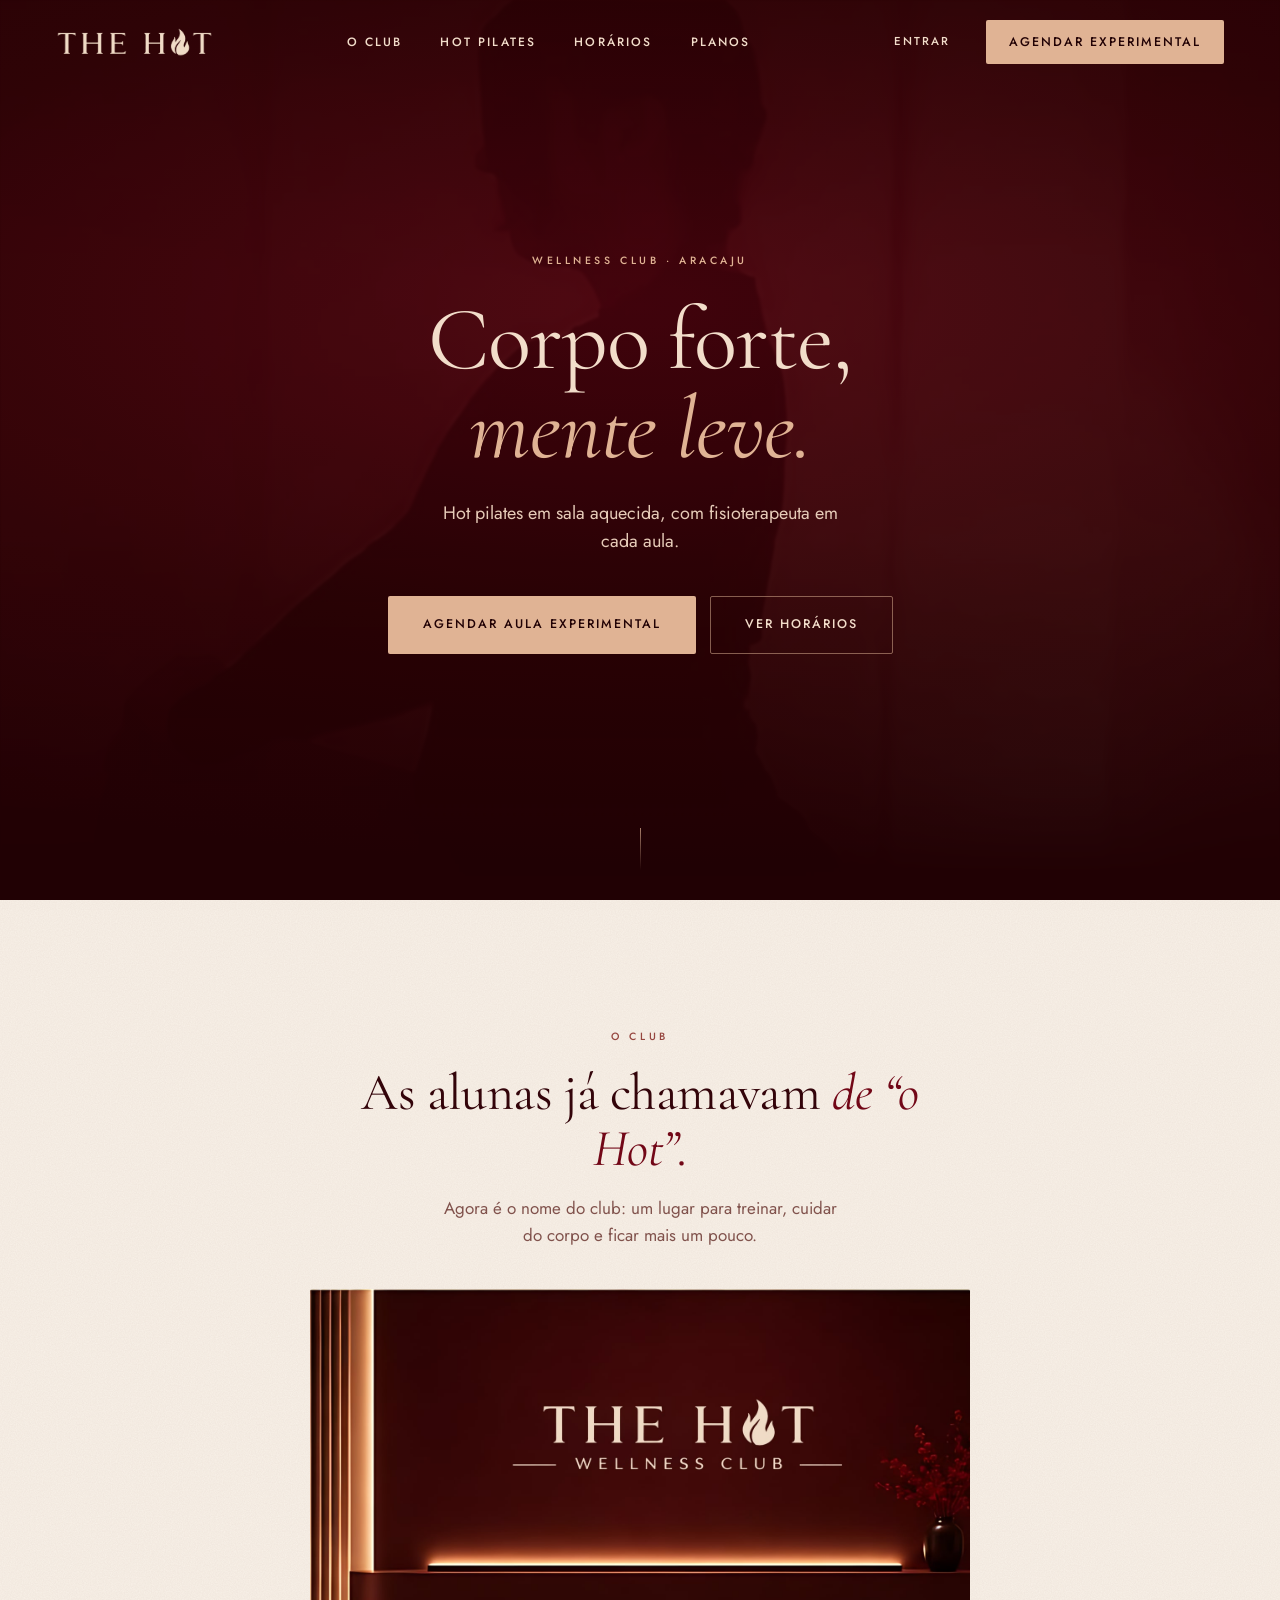
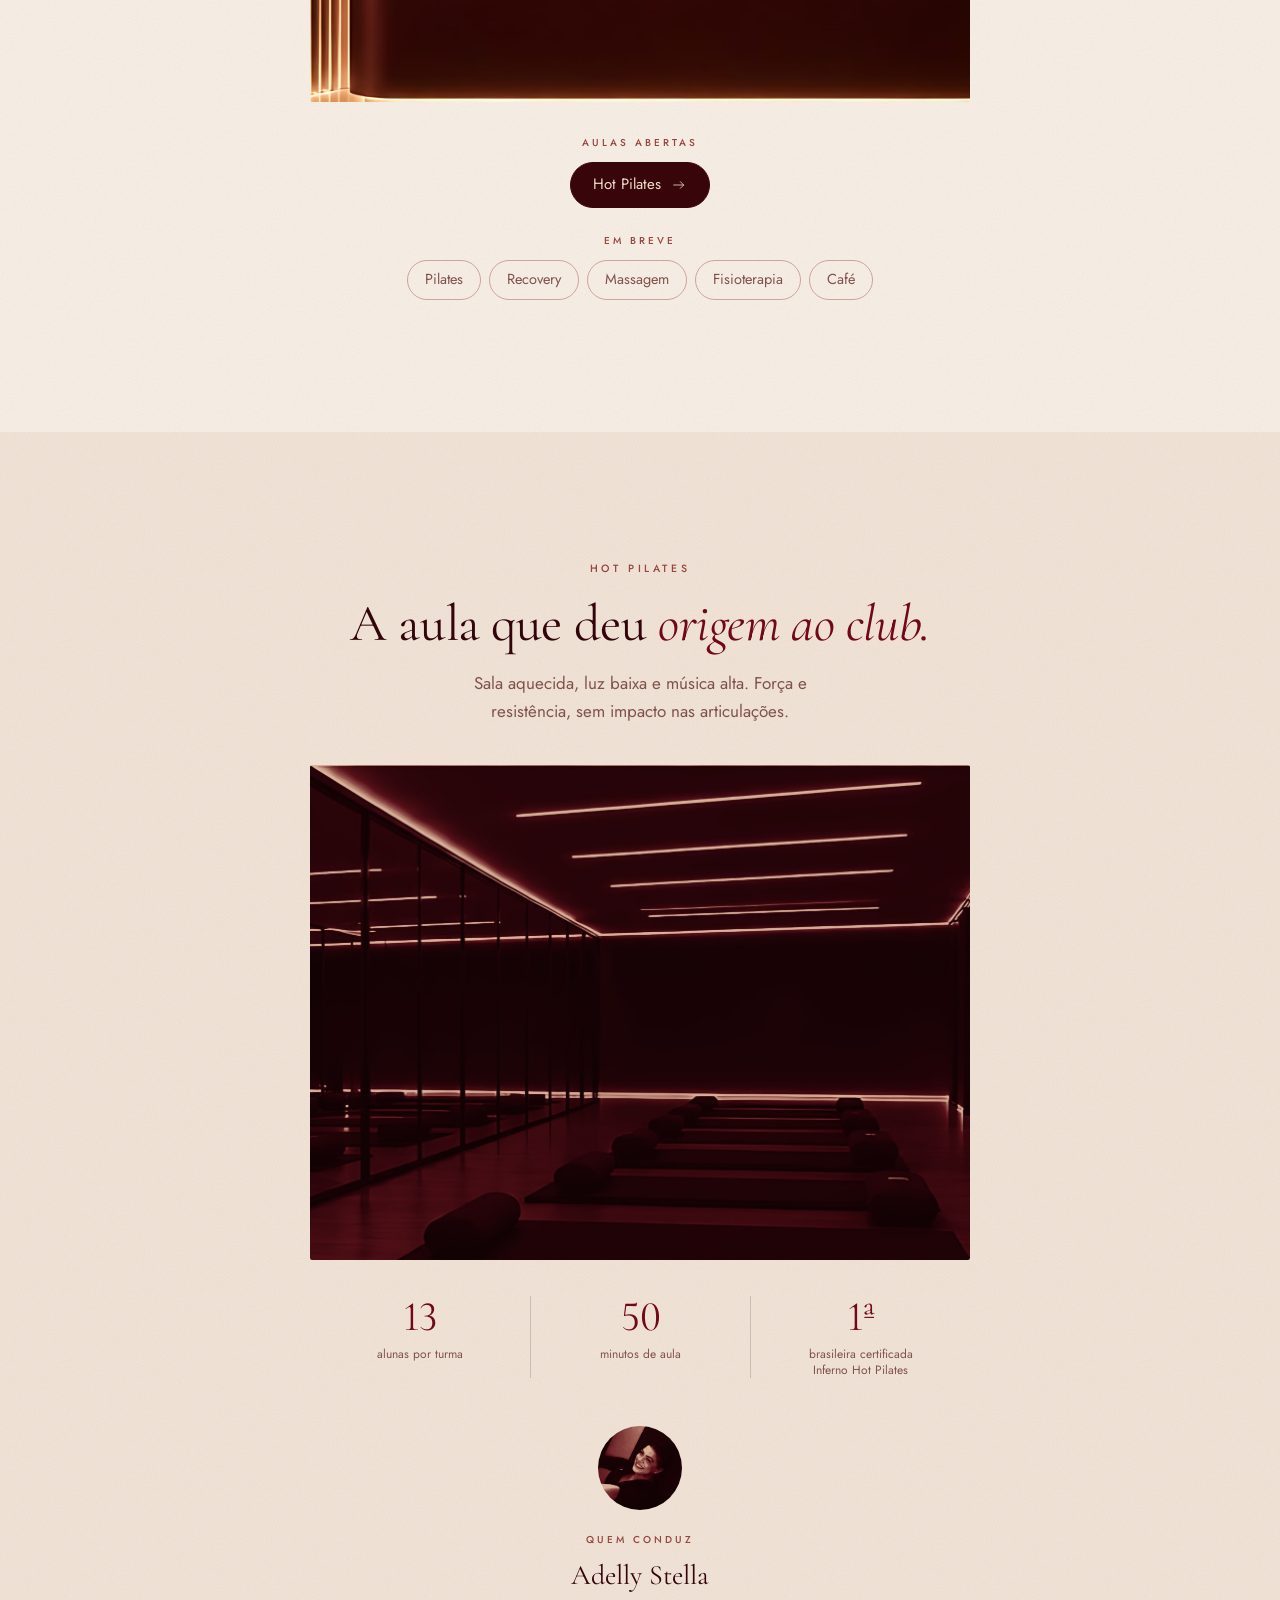
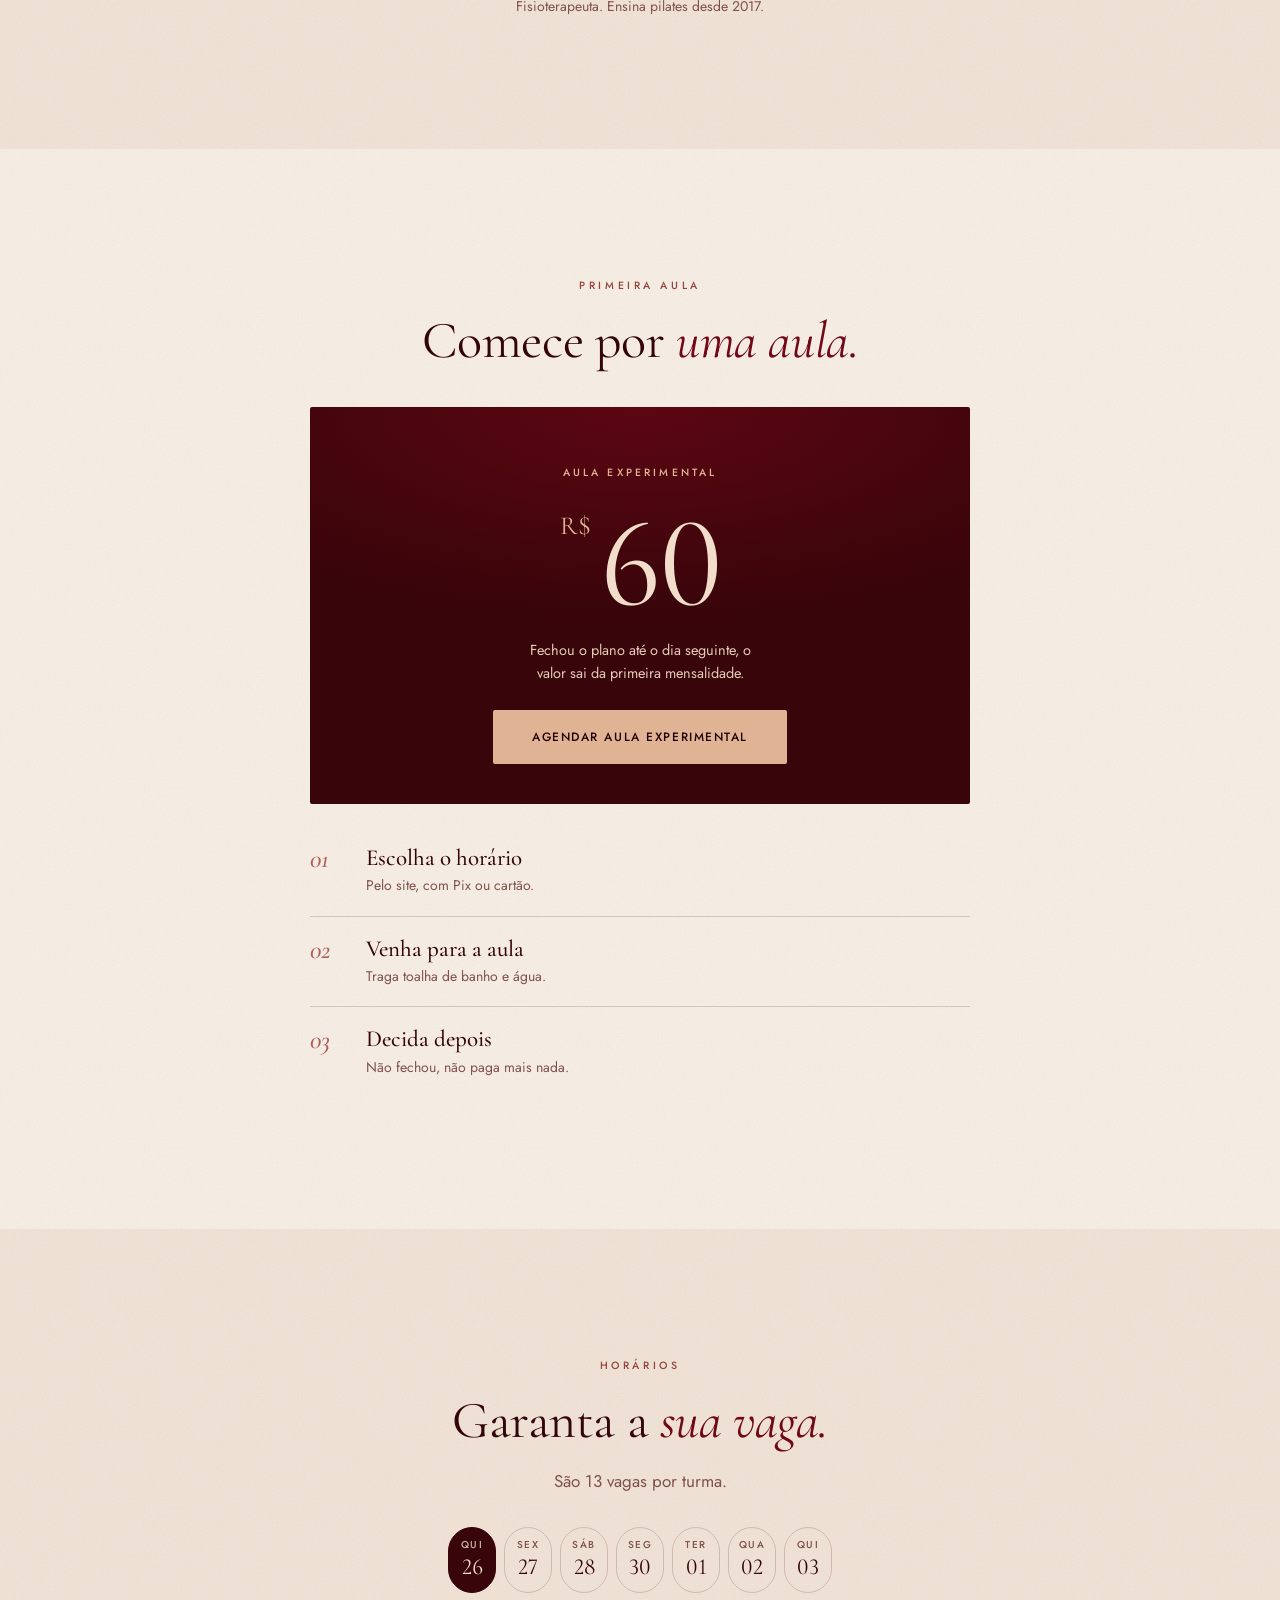
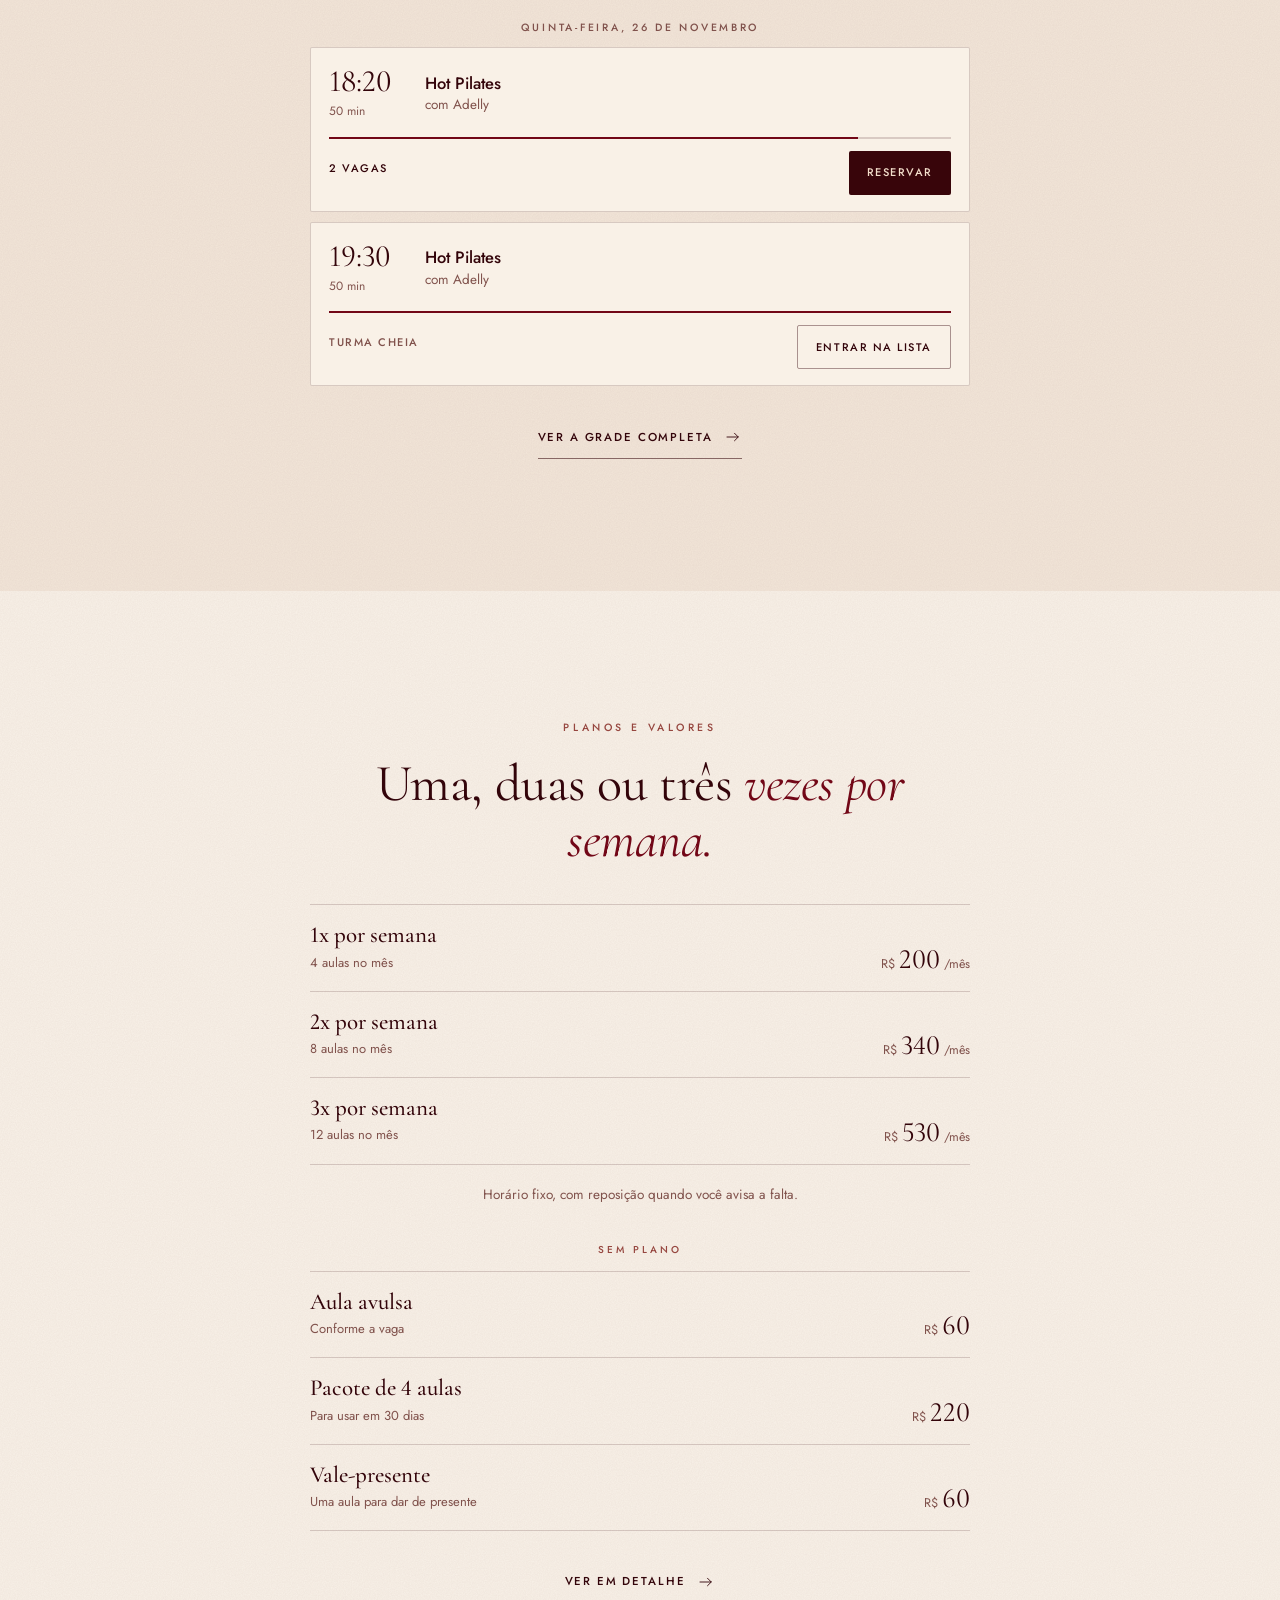
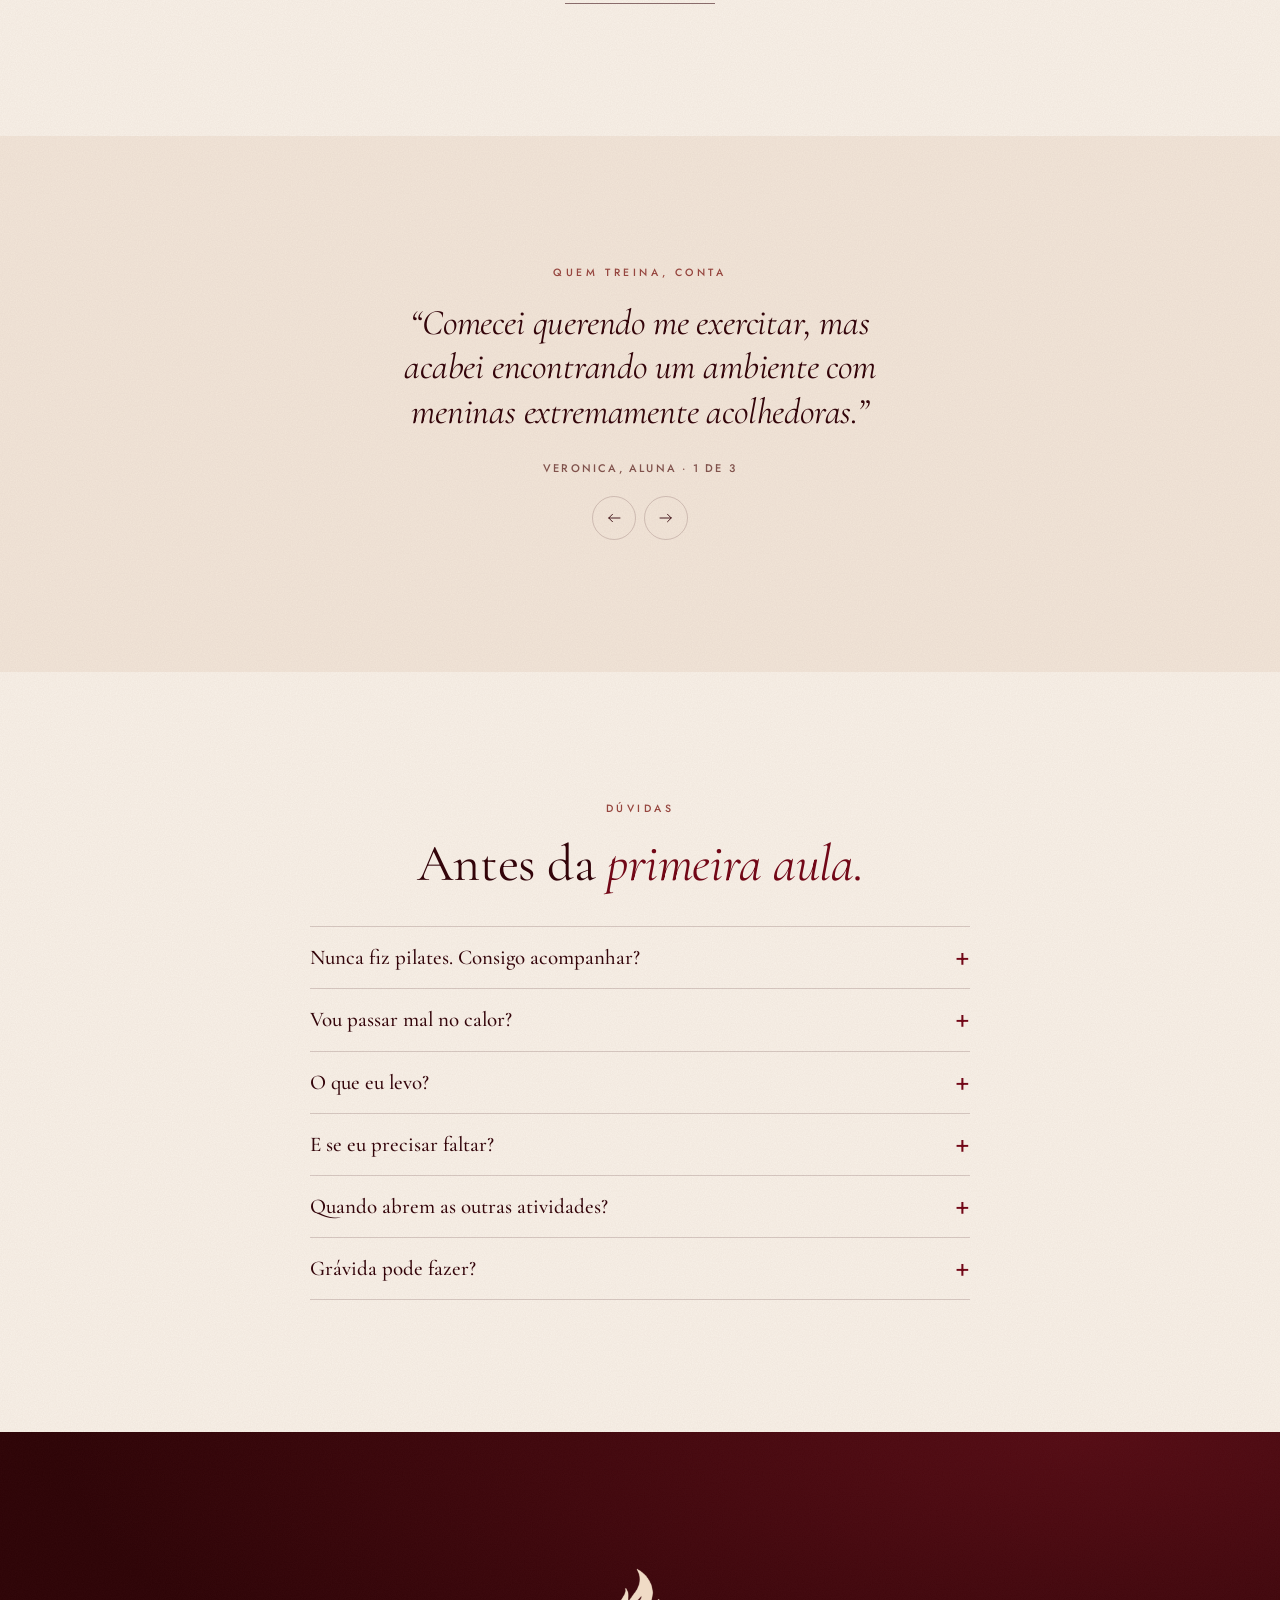
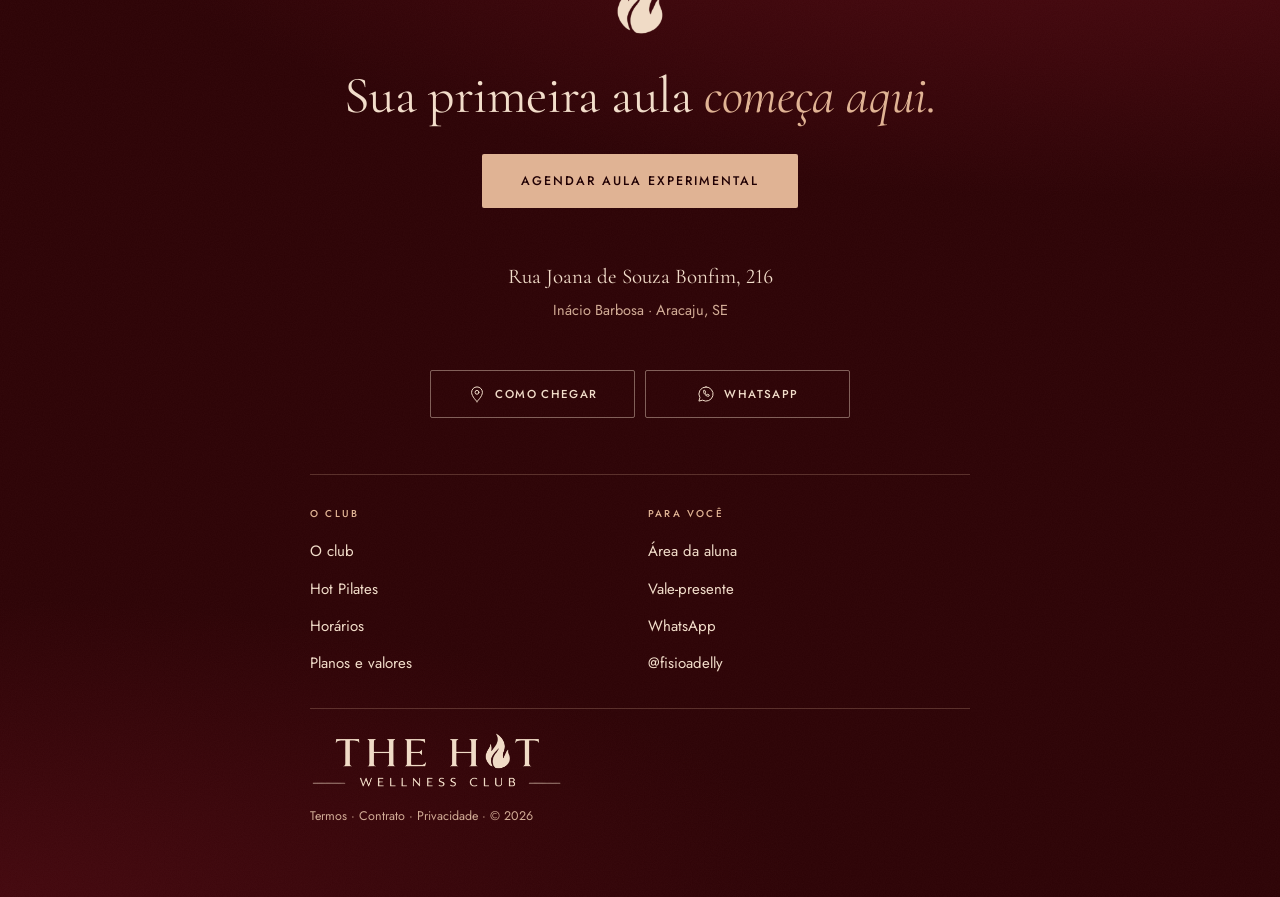
<file: index.html>
<!doctype html>
<html lang="pt-BR">
<head>
<meta charset="utf-8">
<meta name="viewport" content="width=device-width, initial-scale=1, viewport-fit=cover">
<title>The Hot Wellness Club · Hot pilates e bem-estar em Aracaju</title>
<meta name="description" content="Wellness club em Aracaju. Hot pilates em sala aquecida, com no máximo 13 alunas por turma e fisioterapeuta em cada aula. Aula experimental a R$ 60.">
<meta name="robots" content="noindex, nofollow">
<meta name="theme-color" content="#2C0205">
<meta property="og:title" content="The Hot Wellness Club · Aracaju">
<meta property="og:image" content="https://kauebritto.github.io/the-hot-wellness-club/img/f-pose.jpg">
<link rel="icon" href="img/favicon.png" type="image/png">
<link rel="preconnect" href="https://fonts.googleapis.com"><link rel="preconnect" href="https://fonts.gstatic.com" crossorigin>
<link href="https://fonts.googleapis.com/css2?family=Cormorant+Garamond:ital,wght@0,400;0,500;1,400;1,500&family=Jost:wght@400;500&display=swap" rel="stylesheet">
<link rel="preload" as="image" href="img/f-pose.jpg">
<style>
/* Desenho de aprovação do site The Hot Wellness Club. Não é o código do site. */
:root{
  --v950:#210104; --v900:#2C0205; --v800:#38050A; --v700:#4A0810; --v600:#5E0D17;
  --carmim:#7A1220; --rosa:#B4675F; --champ:#E3B999; --champ-claro:#F2DDCA;
  --papel:#F5EADF; --papel-2:#EDDDCD; --tinta:#33040A; --tinta-2:#7A4A45;
  --fio:rgba(51,4,10,.17); --fio-escuro:rgba(227,185,153,.24);
  --serifa:'Cormorant Garamond',Georgia,serif; --sem:'Jost',system-ui,sans-serif;
}
*{box-sizing:border-box;margin:0;padding:0;font-variant-numeric:lining-nums!important}
html{-webkit-text-size-adjust:100%}
body{font-family:var(--sem);font-size:16px;line-height:1.55;background:var(--v950);color:var(--tinta);-webkit-font-smoothing:antialiased;text-rendering:optimizeLegibility;font-variant-numeric:lining-nums;font-feature-settings:'lnum' 1}
img{display:block;max-width:100%}
a{color:inherit;text-decoration:none}
button{font:inherit;color:inherit;background:none;border:0}
svg.i{width:24px;height:24px;fill:none;stroke:currentColor;stroke-width:1.2;stroke-linecap:round;stroke-linejoin:round;flex:none}

/* tons de cada faixa */
.claro{--fundo:var(--papel);--fg:var(--tinta);--fg2:var(--tinta-2);--linha:var(--fio);--acento:var(--carmim);--cartao:#FBF4EC;--botao:var(--v800);--botao-fg:var(--champ-claro)}
.escuro,body.noite .claro{--fundo:var(--v900);--fg:var(--champ-claro);--fg2:#D2AC96;--linha:var(--fio-escuro);--acento:var(--champ);--cartao:rgba(255,255,255,.04);--botao:var(--champ);--botao-fg:var(--v950)}
body.noite .claro{--fundo:var(--v800)}

.sec{position:relative;padding:76px 24px;background:var(--fundo);color:var(--fg);overflow:hidden}
.sec>*{position:relative;z-index:1}
.sec::after{content:"";position:absolute;inset:0;z-index:0;pointer-events:none;opacity:.5;mix-blend-mode:multiply;
  background-image:url("data:image/svg+xml;utf8,<svg xmlns='http://www.w3.org/2000/svg' width='180' height='180'><filter id='n'><feTurbulence type='fractalNoise' baseFrequency='.85' numOctaves='2' stitchTiles='stitch'/><feColorMatrix values='0 0 0 0 .35  0 0 0 0 .2  0 0 0 0 .18  0 0 0 .32 0'/></filter><rect width='100%' height='100%' filter='url(%23n)'/></svg>")}
.escuro.sec::after,body.noite .claro.sec::after{mix-blend-mode:screen;opacity:.16}
.escuro.sec,body.noite .claro.sec{background:radial-gradient(130% 55% at 85% 0%,rgba(122,18,32,.5),transparent 62%),radial-gradient(90% 40% at 0% 100%,rgba(94,13,23,.45),transparent 70%),var(--fundo)}
.sec.junto{padding-top:8px}

.led{height:1px;border:0;background:linear-gradient(90deg,transparent,#F4D2B4 18%,#F4D2B4 82%,transparent);box-shadow:0 0 16px 1px rgba(244,190,150,.5),0 0 3px rgba(255,225,200,.9)}

.rotulo{display:flex;align-items:center;gap:12px;font:500 11px/1 var(--sem);letter-spacing:.24em;text-transform:uppercase;color:var(--fg2);margin-bottom:24px}
.rotulo b{font-weight:500;color:var(--acento)}
.rotulo::after{content:"";flex:1;height:1px;background:var(--linha)}
h1,h2,h3{font-weight:500}
h2{font:500 40px/1.03 var(--serifa);letter-spacing:-.012em}
h2 em,h1 em{font-style:italic;color:var(--acento)}
.lead{font-size:17px;line-height:1.55;color:var(--fg2);margin-top:18px}

.btn{display:flex;align-items:center;justify-content:center;gap:10px;height:54px;padding:0 22px;font:500 12.5px/1 var(--sem);letter-spacing:.16em;text-transform:uppercase;border-radius:2px;border:1px solid transparent;white-space:nowrap}
.btn.p{background:var(--botao);color:var(--botao-fg)}
.btn.s{border-color:color-mix(in srgb,var(--fg) 42%,transparent);color:var(--fg)}
.link{display:inline-flex;gap:12px;align-items:center;font:500 12px/1 var(--sem);letter-spacing:.16em;text-transform:uppercase;padding:16px 0 12px;border-bottom:1px solid color-mix(in srgb,var(--fg) 55%,transparent);color:var(--fg)}
.link svg{width:18px;height:18px}

/* cabeçalho */
.topo{position:fixed;top:0;left:0;right:0;z-index:30;height:64px;display:flex;align-items:center;justify-content:space-between;padding:0 20px;color:var(--champ-claro)}
.topo.solido{background:rgba(33,1,4,.92);backdrop-filter:blur(14px)}
.topo.solido::after{content:"";position:absolute;left:0;right:0;bottom:0;height:1px;background:linear-gradient(90deg,transparent,rgba(244,210,180,.75) 20%,rgba(244,210,180,.75) 80%,transparent);box-shadow:0 0 12px rgba(244,190,150,.45)}
.topo .marca img{height:23px}
.topo .acoes{display:flex;align-items:center;gap:6px}
.topo .entrar,.topo .abre{display:flex;align-items:center;gap:10px;height:44px;padding:0 10px;font:500 11.5px/1 var(--sem);letter-spacing:.18em;text-transform:uppercase}
.topo .abre i{display:block;width:22px;height:7px;border-top:1px solid;border-bottom:1px solid}
.topo .abre i.x{width:auto;height:auto;border:0;font:300 26px/1 var(--sem);font-style:normal}
.topo nav{display:none}

/* barra fixa */
.barra{position:fixed;left:0;right:0;bottom:0;z-index:30;display:flex;align-items:center;gap:10px;padding:11px 16px 22px;background:rgba(33,1,4,.95);backdrop-filter:blur(14px);color:var(--champ-claro)}
.barra::before{content:"";position:absolute;left:0;right:0;top:0;height:1px;background:linear-gradient(90deg,transparent,rgba(244,210,180,.8) 20%,rgba(244,210,180,.8) 80%,transparent);box-shadow:0 0 12px rgba(244,190,150,.45)}
.barra .txt{flex:1;min-width:0}
.barra small{display:block;font:500 10px/1 var(--sem);letter-spacing:.2em;text-transform:uppercase;color:var(--champ)}
.barra strong{display:block;font:500 22px/1.1 var(--serifa);margin-top:5px}
.barra .btn{height:48px;padding:0 20px;background:var(--champ);color:var(--v950)}
.barra .wa{width:48px;height:48px;border:1px solid rgba(227,185,153,.5);border-radius:50%;display:grid;place-items:center;color:var(--champ)}

/* primeira tela */
.hero{position:relative;min-height:729px;display:flex;flex-direction:column;justify-content:flex-end;padding:96px 24px 30px;color:var(--champ-claro);background:var(--v950);overflow:hidden}
.hero .foto{position:absolute;inset:0;background:url(img/f-pose.jpg) 50% 12%/cover}
.hero .foto::after{content:"";position:absolute;inset:0;background:linear-gradient(180deg,rgba(33,1,4,.66) 0,rgba(33,1,4,.14) 22%,rgba(33,1,4,.32) 44%,rgba(33,1,4,.9) 68%,#210104 92%)}
.hero .foto::before{content:"";position:absolute;inset:0;z-index:1;opacity:.5;mix-blend-mode:overlay;background-image:url("data:image/svg+xml;utf8,<svg xmlns='http://www.w3.org/2000/svg' width='220' height='220'><filter id='n'><feTurbulence type='fractalNoise' baseFrequency='1.1' numOctaves='2' stitchTiles='stitch'/><feColorMatrix values='0 0 0 0 .5  0 0 0 0 .5  0 0 0 0 .5  0 0 0 .55 0'/></filter><rect width='100%' height='100%' filter='url(%23n)'/></svg>")}
.hero>*{position:relative}
.sobre{font:500 11px/1 var(--sem);letter-spacing:.26em;text-transform:uppercase;color:var(--champ)}
.hero h1{font:500 62px/.94 var(--serifa);letter-spacing:-.018em;margin:16px 0 18px}
.hero h1 em{color:var(--champ)}
.hero p.sub{font-size:17px;line-height:1.5;color:#EBD3C0;max-width:19.5em}
.hero .acoes{display:grid;gap:10px;margin-top:26px}
.hero .btn.p{background:var(--champ);color:var(--v950)}
.hero .btn.s{border-color:rgba(227,185,153,.5);color:var(--champ-claro)}
.hero .nota{font-size:13px;line-height:1.45;color:#D2AC96;margin-top:14px}
.proxima{position:relative;z-index:1;display:flex;align-items:center;gap:14px;padding:18px 24px;background:var(--v950);color:var(--champ-claro)}
.proxima .pisca{width:8px;height:8px;border-radius:50%;background:#F4D2B4;box-shadow:0 0 10px 2px rgba(244,190,150,.7);flex:none}
.proxima div{flex:1}
.proxima small{display:block;font:500 10px/1 var(--sem);letter-spacing:.2em;text-transform:uppercase;color:var(--champ)}
.proxima b{display:block;font:500 21px/1.15 var(--serifa);margin-top:6px}
.proxima a{display:grid;place-items:center;width:44px;height:44px;border:1px solid rgba(227,185,153,.4);border-radius:50%;color:var(--champ)}

/* o club */
.quadro{position:relative;margin-top:34px;overflow:hidden;border-radius:2px}
.quadro img{width:100%;aspect-ratio:4/3;object-fit:cover}
.quadro figcaption{position:absolute;left:14px;bottom:12px;font:500 10.5px/1 var(--sem);letter-spacing:.2em;text-transform:uppercase;color:var(--champ-claro)}
.quadro::after{content:"";position:absolute;inset:0;background:linear-gradient(180deg,transparent 55%,rgba(33,1,4,.7))}
.quadro figcaption{z-index:1}
.fatos{display:grid;grid-template-columns:repeat(3,1fr);margin-top:30px;border-top:1px solid var(--linha)}
.fatos div{padding:18px 12px 0 0}
.fatos div+div{padding-left:14px;border-left:1px solid var(--linha)}
.fatos b{display:block;font:500 40px/1 var(--serifa);color:var(--acento)}
.fatos span{display:block;font-size:12.5px;line-height:1.35;color:var(--fg2);margin-top:8px}

/* lista do que tem no club */
.servicos{margin-top:30px;border-bottom:1px solid var(--linha)}
.servicos a{display:grid;grid-template-columns:34px 1fr 20px;gap:14px;align-items:center;padding:20px 0;border-top:1px solid var(--linha);min-height:84px}
.servicos svg.i{color:var(--acento);width:26px;height:26px}
.servicos h3{font:500 27px/1.05 var(--serifa)}
.servicos p{font-size:14px;line-height:1.4;color:var(--fg2);margin-top:4px}
.servicos .seta{width:18px;height:18px;color:var(--fg2)}

/* horários */
.semana{display:flex;gap:8px;margin:28px -24px 0;padding:0 24px;overflow:hidden}
.dia{flex:0 0 50px;height:76px;display:flex;flex-direction:column;align-items:center;justify-content:center;gap:5px;border:1px solid var(--linha);border-radius:2px;color:var(--fg)}
.dia small{font:500 10px/1 var(--sem);letter-spacing:.16em;text-transform:uppercase;color:var(--fg2)}
.dia b{font:500 25px/1 var(--serifa)}
.dia i{font:500 9.5px/1 var(--sem);font-style:normal;letter-spacing:.06em;color:var(--fg2)}
.dia.sel{background:var(--botao);border-color:var(--botao);color:var(--botao-fg)}
.dia.sel small,.dia.sel i{color:inherit;opacity:.8}
.dia.sem{opacity:.42}
.datado{font:500 11px/1 var(--sem);letter-spacing:.22em;text-transform:uppercase;color:var(--fg2);margin:30px 0 14px}
.aulas{display:grid;gap:10px}
.aula{display:grid;grid-template-columns:84px 1fr auto;column-gap:12px;align-items:center;padding:18px 16px 14px;background:var(--cartao);border:1px solid var(--linha);border-radius:2px}
.aula .hora b{display:block;font:500 31px/1 var(--serifa)}
.aula .hora small{display:block;font-size:12px;color:var(--fg2);margin-top:5px}
.aula h3{font:500 16.5px/1.25 var(--sem)}
.aula p{font-size:13.5px;line-height:1.35;color:var(--fg2);margin-top:3px}
.aula .mini{display:grid;place-items:center;height:44px;padding:0 18px;font:500 11px/1 var(--sem);letter-spacing:.14em;text-transform:uppercase;border-radius:2px;background:var(--botao);color:var(--botao-fg)}
.aula .mini.fila{background:none;border:1px solid color-mix(in srgb,var(--fg) 40%,transparent);color:var(--fg)}
.aula .info{grid-column:2/-1}
.aula .vagas{grid-column:1/-1;grid-row:2;margin-top:16px}
.aula .vagas span{display:block}
.aula .vagas em{display:none}
.aula .situ{grid-column:1/3;grid-row:3;align-self:center;font:500 11px/1 var(--sem);letter-spacing:.14em;text-transform:uppercase;color:var(--fg)}
.aula.cheia .situ{color:var(--fg2)}
.aula .mini{grid-column:3;grid-row:3;margin-top:12px}
.aula .vagas span{height:2px;background:color-mix(in srgb,var(--fg) 16%,transparent);position:relative}
.aula .vagas span::after{content:"";position:absolute;left:0;top:0;bottom:0;width:var(--p);background:var(--acento)}
.aula .vagas em{font:500 11px/1 var(--sem);font-style:normal;letter-spacing:.12em;text-transform:uppercase;color:var(--fg)}
.aula.cheia .vagas em{color:var(--fg2)}
.filtros{display:flex;gap:8px;margin:22px -24px 0;padding:0 24px;overflow:hidden}
.filtros span{flex:none;display:grid;place-items:center;height:44px;padding:0 16px;border:1px solid var(--linha);border-radius:100px;font:500 12px/1 var(--sem);letter-spacing:.08em;color:var(--fg)}
.filtros span.sel{background:var(--botao);border-color:var(--botao);color:var(--botao-fg)}

/* passos */
.passos{margin-top:30px;counter-reset:p}
.passos li{list-style:none;display:grid;grid-template-columns:54px 1fr;gap:6px;padding:22px 0;border-top:1px solid var(--linha)}
.passos li:last-child{border-bottom:1px solid var(--linha)}
.passos li::before{counter-increment:p;content:"0" counter(p);font:500 30px/1 var(--serifa);font-style:italic;color:var(--acento)}
.passos h3{font:500 25px/1.1 var(--serifa)}
.passos p{font-size:14.5px;line-height:1.45;color:var(--fg2);margin-top:6px}

/* planos */
.planos{margin-top:28px;border-bottom:1px solid var(--linha)}
.plano-l{display:grid;grid-template-columns:1fr auto;align-items:end;gap:10px;padding:20px 0;border-top:1px solid var(--linha)}
.plano-l h3{font:500 25px/1.1 var(--serifa)}
.plano-l p{font-size:13.5px;color:var(--fg2);margin-top:5px}
.plano-l .preco{text-align:right;font:500 30px/1 var(--serifa)}
.plano-l .preco small{font:400 12.5px/1 var(--sem);color:var(--fg2)}
.selo{display:inline-block;font:500 9.5px/1 var(--sem);letter-spacing:.18em;text-transform:uppercase;padding:6px 9px;border:1px solid color-mix(in srgb,var(--acento) 55%,transparent);color:var(--acento);border-radius:100px;margin-bottom:10px}
.abas{display:grid;grid-template-columns:repeat(3,1fr);margin-top:26px;border:1px solid var(--linha);border-radius:2px;padding:4px}
.abas span{display:grid;place-items:center;height:44px;font:500 11.5px/1 var(--sem);letter-spacing:.12em;text-transform:uppercase;color:var(--fg2);border-radius:1px}
.abas span.sel{background:var(--botao);color:var(--botao-fg)}
.cartoes{display:grid;gap:12px;margin-top:18px}
.cartao{padding:24px 22px 22px;background:var(--cartao);border:1px solid var(--linha);border-radius:2px}
.cartao .nome{font:500 11px/1 var(--sem);letter-spacing:.22em;text-transform:uppercase;color:var(--fg2)}
.cartao .valor{font:500 54px/1 var(--serifa);margin-top:14px;letter-spacing:-.01em}
.cartao .valor small{font:500 21px/1 var(--serifa);margin-right:4px}
.cartao .valor span{font:400 14px/1 var(--sem);color:var(--fg2);letter-spacing:0}
.cartao ul{list-style:none;margin:16px 0 20px;border-top:1px solid var(--linha)}
.cartao li{display:flex;justify-content:space-between;gap:12px;padding:11px 0;border-bottom:1px solid var(--linha);font-size:14.5px}
.cartao li span{color:var(--fg2)}
.cartao.destaque{background:var(--v800);border-color:var(--v800);--fg:var(--champ-claro);--fg2:#D2AC96;--linha:var(--fio-escuro);--acento:var(--champ);--botao:var(--champ);--botao-fg:var(--v950);color:var(--fg)}
body.noite .cartao.destaque{background:var(--v600);border-color:var(--v600)}

/* depoimento e Adelly */
.faixa-foto{position:relative;height:300px;margin:-76px -24px 40px;background:url(img/f-comunidade.jpg) 50% 30%/cover}
.faixa-foto::after{content:"";position:absolute;inset:0;background:linear-gradient(180deg,rgba(33,1,4,.2),rgba(44,2,5,.3) 50%,var(--v900))}
blockquote{font:500 31px/1.16 var(--serifa);font-style:italic;letter-spacing:-.005em}
.autora{display:flex;align-items:center;justify-content:space-between;margin-top:24px;font:500 11px/1 var(--sem);letter-spacing:.2em;text-transform:uppercase;color:var(--fg2)}
.autora .passa{display:flex;gap:8px}
.autora .passa span{display:grid;place-items:center;width:44px;height:44px;border:1px solid var(--linha);border-radius:50%;color:var(--fg)}
.autora .passa svg{width:18px;height:18px}
.conduz{display:grid;grid-template-columns:112px 1fr;gap:18px;align-items:center;margin-top:44px;padding-top:28px;border-top:1px solid var(--linha)}
.conduz img{width:112px;height:140px;object-fit:cover;object-position:60% 30%;border-radius:2px}
.conduz small{font:500 10px/1 var(--sem);letter-spacing:.22em;text-transform:uppercase;color:var(--acento)}
.conduz h3{font:500 29px/1.05 var(--serifa);margin:8px 0 8px}
.conduz p{font-size:13.5px;line-height:1.45;color:var(--fg2)}

/* visite e dúvidas */
.local{margin-top:26px;font:500 23px/1.25 var(--serifa)}
.local small{display:block;font:400 14.5px/1.5 var(--sem);color:var(--fg2);margin-top:8px}
.dupla{display:grid;grid-template-columns:1fr 1fr;gap:10px;margin-top:24px}
.dupla .btn{min-width:0;padding:0 8px;gap:8px;letter-spacing:.12em;font-size:11.5px}
.dupla .btn svg{width:20px;height:20px}
.duvidas{margin-top:28px;border-bottom:1px solid var(--linha)}
.duvidas div{border-top:1px solid var(--linha);padding:20px 0}
.duvidas h3{display:flex;justify-content:space-between;gap:16px;font:500 22px/1.2 var(--serifa)}
.duvidas h3::after{content:"+";font:400 24px/1 var(--sem);color:var(--acento)}
.duvidas .aberta h3::after{content:"–"}
.duvidas p{font-size:15px;line-height:1.55;color:var(--fg2);margin-top:12px;padding-right:26px}

/* fecho e rodapé */
.fecho{text-align:center;padding:84px 24px 124px}
.fecho img.th{height:74px;margin:0 auto 30px}
.fecho h2{font-size:44px}
.fecho .btn{margin-top:30px}
.rodape{position:relative;z-index:1;margin-top:64px;padding-top:34px;border-top:1px solid var(--linha);text-align:left;display:grid;grid-template-columns:1fr 1fr;gap:26px 16px}
.rodape h4{font:500 10px/1 var(--sem);letter-spacing:.22em;text-transform:uppercase;color:var(--champ);margin-bottom:14px}
.rodape a{display:block;font-size:15px;padding:7px 0;color:var(--fg)}
.rodape .fim{grid-column:1/-1;padding-top:22px;border-top:1px solid var(--linha);font-size:12.5px;color:var(--fg2)}
.rodape .fim img{height:58px;margin-bottom:18px}

/* cabeça das páginas internas */
.cabeca{padding:112px 24px 34px}
.cabeca h1{font:500 50px/.98 var(--serifa);letter-spacing:-.015em}
.cabeca .lead{font-size:16px;margin-top:14px}
.cabeca .semana{margin-top:26px}
.sec.lista{padding-top:6px;padding-bottom:120px}

/* menu aberto */
.menu-aberto{min-height:812px;padding:96px 24px 40px;display:flex;flex-direction:column}
.menu-aberto nav a{display:flex;align-items:baseline;justify-content:space-between;padding:15px 0;border-bottom:1px solid var(--linha);font:500 35px/1.1 var(--serifa)}
.menu-aberto nav a small{font:500 10px/1 var(--sem);letter-spacing:.22em;color:var(--fg2)}
.menu-aberto .pe{margin-top:auto;padding-top:28px;display:grid;gap:10px}
.menu-aberto .redes{display:flex;justify-content:space-between;margin-top:16px;font:500 11px/1 var(--sem);letter-spacing:.2em;text-transform:uppercase;color:var(--fg2)}

/* folha da reserva */
.fundo-folha{position:fixed;inset:0;background:rgba(20,0,2,.62);backdrop-filter:blur(3px);z-index:40}
.folha{position:fixed;left:0;right:0;bottom:0;z-index:41;background:var(--papel);color:var(--tinta);border-radius:14px 14px 0 0;padding:12px 24px 30px;--fundo:var(--papel)}
.folha::before{content:"";display:block;width:40px;height:4px;border-radius:4px;background:rgba(51,4,10,.22);margin:0 auto 20px}
.folha .cab{display:flex;justify-content:space-between;align-items:flex-start;gap:12px}
.folha .cab small{font:500 10.5px/1 var(--sem);letter-spacing:.22em;text-transform:uppercase;color:var(--carmim)}
.folha .cab h2{font-size:34px;margin-top:10px}
.folha .x{width:44px;height:44px;border:1px solid var(--fio);border-radius:50%;display:grid;place-items:center;font:300 22px/1 var(--sem);flex:none}
.etapas{display:grid;grid-template-columns:repeat(3,1fr);gap:6px;margin:22px 0 4px}
.etapas span{padding-top:10px;border-top:2px solid rgba(51,4,10,.16);font:500 10px/1 var(--sem);letter-spacing:.16em;text-transform:uppercase;color:var(--tinta-2)}
.etapas span.on{border-color:var(--carmim);color:var(--tinta)}
.opcoes{display:grid;gap:8px;margin-top:16px}
.opcao{display:grid;grid-template-columns:22px 70px 1fr auto;gap:12px;align-items:center;min-height:62px;padding:0 16px;border:1px solid var(--fio);border-radius:2px;background:#FBF4EC}
.opcao::before{content:"";width:20px;height:20px;border-radius:50%;border:1px solid rgba(51,4,10,.45)}
.opcao b{font:500 26px/1 var(--serifa)}
.opcao span{font-size:14.5px}
.opcao em{font:500 10.5px/1 var(--sem);font-style:normal;letter-spacing:.12em;text-transform:uppercase;color:var(--tinta-2)}
.opcao.sel{border-color:var(--v800);box-shadow:inset 0 0 0 1px var(--v800)}
.opcao.sel::before{border-color:var(--v800);background:radial-gradient(circle,var(--v800) 0 5px,transparent 6px)}
.opcao.off{opacity:.5}
.folha .btn{margin-top:18px}
.campo{margin-top:18px}
.etapas+.campo{margin-top:24px}
.campo label{display:block;font:500 11px/1 var(--sem);letter-spacing:.18em;text-transform:uppercase;color:var(--tinta-2);margin-bottom:9px}
.campo div{height:56px;display:flex;align-items:center;padding:0 16px;border:1px solid rgba(51,4,10,.32);border-radius:2px;background:#FBF4EC;font-size:17px}
.campo div.foco{border-color:var(--v800);box-shadow:inset 0 0 0 1px var(--v800)}
.campo div i{width:1px;height:22px;background:var(--v800);margin-left:2px}
.resumo{display:flex;justify-content:space-between;align-items:baseline;margin-top:20px;padding:16px 0;border-top:1px solid var(--fio);border-bottom:1px solid var(--fio)}
.resumo span{font-size:14.5px;color:var(--tinta-2)}
.resumo b{font:500 30px/1 var(--serifa)}
.miudo{font-size:13px;line-height:1.45;color:var(--tinta-2);margin-top:12px}
.feito{text-align:center;padding-top:6px}
.feito .ok{width:72px;height:72px;margin:6px auto 22px;border-radius:50%;display:grid;place-items:center;border:1px solid var(--carmim);color:var(--carmim);box-shadow:0 0 0 8px rgba(122,18,32,.07)}
.feito .ok svg{width:30px;height:30px}
.feito h2{font-size:38px}
.bilhete{margin-top:22px;border:1px solid var(--fio);background:#FBF4EC;text-align:left;border-radius:2px}
.bilhete div{display:flex;justify-content:space-between;gap:14px;padding:14px 16px;font-size:15px}
.bilhete div+div{border-top:1px solid var(--fio)}
.bilhete span{color:var(--tinta-2)}
.bilhete b{font-weight:500;text-align:right}

/* computador */
@media(min-width:900px){
  .topo{height:84px;padding:0 56px;--pc:flex}
  .topo .marca img{height:30px}
  .topo nav{display:flex;gap:38px;font:500 12px/1 var(--sem);letter-spacing:.18em;text-transform:uppercase}
  .topo .abre{display:none}
  .topo .acoes{gap:26px}
  .topo .acoes .btn{height:46px;background:var(--champ);color:var(--v950)}
  .barra,.proxima{display:none}
  .hero{min-height:900px;padding:0 56px 0 max(56px,calc(50vw - 640px));display:grid;grid-template-columns:minmax(0,1.05fr) minmax(0,.95fr);grid-template-rows:900px;align-items:center;column-gap:60px}
  .hero .foto{position:relative;inset:auto;grid-column:2;grid-row:1;height:900px;margin-right:-56px;background-position:50% 22%}
  .hero .foto::after{background:linear-gradient(90deg,#210104 0,rgba(33,1,4,.25) 34%,rgba(33,1,4,.05) 70%),linear-gradient(180deg,rgba(33,1,4,.55) 0,transparent 26%,transparent 70%,rgba(33,1,4,.6))}
  .hero .texto{grid-column:1;grid-row:1;padding-bottom:40px}
  .hero h1{font-size:104px;margin:22px 0 26px}
  .hero p.sub{font-size:20px}
  .hero .acoes{grid-template-columns:auto auto;justify-content:start;gap:14px;margin-top:38px}
  .hero .btn{padding:0 34px;height:58px}
  .hero .nota{font-size:14px;margin-top:20px}
  .pc-faixa{display:flex!important;position:absolute;left:max(56px,calc(50vw - 640px));right:56px;bottom:0;z-index:2;align-items:center;gap:18px;padding:22px 0;border-top:1px solid var(--fio-escuro);color:var(--champ-claro)}
  .sec{padding:120px max(56px,calc(50vw - 640px))}
  h2{font-size:64px}
}
.pc-faixa{display:none}
.pc-faixa .pisca{width:8px;height:8px;border-radius:50%;background:#F4D2B4;box-shadow:0 0 10px 2px rgba(244,190,150,.7)}
.pc-faixa small{font:500 11px/1 var(--sem);letter-spacing:.2em;text-transform:uppercase;color:var(--champ)}
.pc-faixa b{font:500 22px/1 var(--serifa)}
.pc-faixa a{margin-left:auto;font:500 12px/1 var(--sem);letter-spacing:.18em;text-transform:uppercase;color:var(--champ)}

/* site publicado */
body{background:#210104;overflow-x:hidden}
h1,h2,h3,blockquote,.local{overflow-wrap:break-word}
[hidden]{display:none!important}
img{height:auto}
.duvidas div:not(.aberta) p{display:none}
[data-ir],[data-abre],[data-passo],[data-fecha],[data-rola],[data-demo],.abre,.dia,.abas span,.duvidas h3,.opcao,.passa span,.marca,.entrar,.wa{cursor:pointer;-webkit-tap-highlight-color:transparent}
a:focus-visible,button:focus-visible{outline:2px solid var(--rosa);outline-offset:3px}
.rodape .fim img,.topo .marca img,.fecho img.th{width:auto}
.folha{max-height:calc(100% - 70px);overflow-y:auto}
.topo .acoes .btn{display:none}
.barra{padding-bottom:calc(14px + env(safe-area-inset-bottom,0px))}
.semana{overflow-x:auto;scrollbar-width:none}
.semana::-webkit-scrollbar{display:none}
@media(prefers-reduced-motion:no-preference){.folha:not([hidden]){animation:sobe .28s ease-out}@keyframes sobe{from{transform:translateY(24px);opacity:.4}}}

/* ---- v5: as cores do painel em hierarquia. Creme de base, vinho no topo e no fecho, rosa nos detalhes ---- */
:root{--v700:#4A040E;--carmim:#720717;--rosa:#AC5D57;--champ:#E0B394;--rosa-texto:#96463F;--papel:#F8F1E8;--areia:#F2E6D9;--tinta-2:#80524C}
.claro{--cartao:#FCF7F0}
.claro.areia{--fundo:var(--areia);--cartao:#F9F1E7}
.sec::after{opacity:.28}
h1,h2,blockquote{font-weight:400}

/* cabeçalho e barra claros, para a página respirar */
.topo .marca img.v{display:none}
.topo.solido{background:rgba(248,241,232,.94);color:var(--tinta)}
.topo.solido::after{background:var(--fio);box-shadow:none}
.topo.solido .marca img.c{display:none}
.topo.solido .marca img.v{display:block}
.barra{background:rgba(248,241,232,.96);color:var(--tinta)}
.barra::before{background:var(--fio);box-shadow:none}
.barra small{color:var(--rosa-texto)}
.barra .btn{background:var(--v800);color:var(--champ-claro)}
.barra .wa{border-color:rgba(51,4,10,.28);color:var(--tinta)}

/* primeira tela: poucas palavras, no centro; a foto vira só um vulto */
.hero{min-height:100svh;justify-content:center;align-items:center;text-align:center;padding:110px 28px 96px;background:radial-gradient(110% 62% at 50% 34%,#4A040E 0,#2C0205 58%,#210104 100%)}
.hero .foto{opacity:.2;background-position:50% 8%;filter:blur(1px)}
.hero .foto::before{content:none}
.hero .foto::after{background:linear-gradient(180deg,rgba(33,1,4,.5) 0,transparent 30%,transparent 55%,#210104 96%)}
.hero .texto{width:100%;max-width:340px}
.sobre{letter-spacing:.34em;font-size:10.5px}
.hero h1{font:400 clamp(46px,14.2vw,60px)/1 var(--serifa);letter-spacing:-.012em;margin:22px 0 20px}
.hero p.sub{font-size:16px;line-height:1.55;max-width:17.5em;margin:0 auto;color:#E6CBB8}
.hero .acoes{margin-top:34px}
.hero .desce{position:absolute;left:50%;bottom:30px;width:1px;height:42px;background:linear-gradient(180deg,rgba(224,179,148,.7),transparent)}

/* faixas: mais ar, título no centro, uma ideia por bloco */
.sec{padding:96px 28px;text-align:center}
.rotulo{justify-content:center;font-size:10.5px;letter-spacing:.34em;color:var(--rosa-texto);margin-bottom:22px}
.rotulo::after{content:none}
.sec h2{font-size:clamp(32px,9.6vw,38px);line-height:1.08;letter-spacing:-.008em}
.lead{font-size:15.5px;line-height:1.6;max-width:19.5em;margin:18px auto 0}
.quadro{margin-top:40px}
.quadro::after{content:none}
.mini-rot{font:500 10px/1 var(--sem);letter-spacing:.3em;text-transform:uppercase;color:var(--rosa-texto);margin-top:40px}
.quadro+.mini-rot{margin-top:36px}
.chips{display:flex;flex-wrap:wrap;justify-content:center;gap:8px;margin-top:14px}
.chips+.mini-rot{margin-top:28px}
.chips span,.chips a{display:inline-flex;align-items:center;gap:10px;height:40px;padding:0 17px;border:1px solid color-mix(in srgb,var(--rosa) 50%,transparent);border-radius:100px;font:400 14.5px/1 var(--sem);color:var(--fg2)}
.chips a.on{height:46px;padding:0 22px;background:var(--v800);border-color:var(--v800);color:var(--champ-claro);font-size:15px}
.chips a svg{width:16px;height:16px}
.link{font-size:11.5px}
.nota-sec{font-size:13.5px;line-height:1.5;color:var(--fg2);margin-top:20px}

/* hot pilates */
.fatos{margin-top:36px;border-top:0}
.fatos div{padding:0 8px;text-align:center}
.fatos div+div{padding-left:8px}
.fatos b{font-weight:400;font-size:42px}
.fatos span{font-size:12px;max-width:9em;margin-inline:auto}
.conduz{display:flex;flex-direction:column;align-items:center;gap:16px;margin-top:48px;padding-top:0;border-top:0}
.conduz img{width:84px;height:84px;border-radius:50%;object-position:62% 34%}
.conduz small{color:var(--rosa-texto);letter-spacing:.3em}
.conduz h3{font:400 28px/1.05 var(--serifa);margin:10px 0 6px}
.conduz p{font-size:14px}

/* aula experimental: o único cartão cheio da página */
.oferta{margin-top:38px;padding:38px 22px 26px;border-radius:2px;color:var(--champ-claro);background:radial-gradient(120% 80% at 50% 0,rgba(114,7,23,.62),transparent 66%),var(--v800)}
.oferta small{font:500 10.5px/1 var(--sem);letter-spacing:.3em;text-transform:uppercase;color:var(--champ)}
.oferta .valor{font:400 92px/.9 var(--serifa);letter-spacing:-.02em;color:var(--champ-claro);margin:22px 0 18px}
.oferta .valor span{font-size:26px;letter-spacing:0;vertical-align:top;line-height:1.5;margin-right:8px;color:var(--champ)}
.oferta p:not(.valor){font-size:14.5px;line-height:1.55;color:#E6CBB8;max-width:17.5em;margin:0 auto}
.oferta .btn{margin-top:26px;padding:0 8px;letter-spacing:.13em;font-size:12px;background:var(--champ);color:var(--v950)}
.passos{margin-top:22px;text-align:left}
.passos li{padding:20px 0;grid-template-columns:50px 1fr}
.passos li:first-child{border-top:0}
.passos li:last-child{border-bottom:0}
.passos li::before{font-size:26px;color:var(--rosa)}
.passos h3{font-size:23px}
.passos p{font-size:14px;margin-top:4px}

/* horários */
.semana{margin-top:32px;justify-content:flex-start}
.dia{height:66px;flex-basis:48px;border-radius:100px;gap:6px}
.dia b{font-size:23px;font-weight:400}
.datado{margin:30px 0 14px;letter-spacing:.26em;font-size:10.5px}
.aulas{text-align:left}
.aula{padding:18px 18px 16px}
.aula .hora b{font-weight:400}

/* planos e valores */
.planos{text-align:left;margin-top:36px}
.planos.sem{margin-top:16px}
.plano-l{padding:18px 0}
.plano-l h3{font-size:23px}
.plano-l p{font-size:13px;margin-top:4px}
.plano-l .preco{font-size:28px;font-weight:400}

/* depoimento */
blockquote{font-size:27px;line-height:1.24;max-width:13.5em;margin:0 auto}
.autora{flex-direction:column;gap:22px;margin-top:28px}
.depo{padding-top:84px;padding-bottom:84px}

/* dúvidas */
.duvidas{text-align:left;margin-top:34px}
.duvidas div{padding:18px 0}
.duvidas h3{font-size:21px}
.duvidas p{font-size:14.5px}

/* fecho */
.fecho{padding:96px 28px 124px}
.fecho h2{font-size:clamp(34px,10vw,40px)}
.fecho .local{margin-top:56px;font-size:21px;font-weight:400}
.fecho .dupla{margin-top:20px}
.fecho .dupla .btn{height:48px}
.rodape{margin-top:56px}

/* páginas internas e menu */
.cabeca{padding:124px 28px 30px}
.cabeca h1{font:400 44px/1 var(--serifa)}
.cabeca .lead{font-size:15px}
.sec.lista{padding-top:0;padding-bottom:120px}
.abas{margin-top:0}
.cartoes,.cartao{text-align:left}
.menu-aberto{text-align:left;padding-top:104px;min-height:100svh}
.menu-aberto nav a{font:400 34px/1.1 var(--serifa);padding:17px 0}
.menu-aberto .embreve{margin-top:28px;font-size:14px;line-height:1.5;color:var(--fg2)}
.menu-aberto .embreve small{display:block;font:500 10px/1 var(--sem);letter-spacing:.3em;text-transform:uppercase;color:var(--rosa-texto);margin-bottom:10px}
.aviso{position:fixed;left:50%;bottom:92px;transform:translateX(-50%);z-index:60;width:max-content;max-width:calc(100% - 32px);padding:13px 18px;border-radius:2px;background:var(--v800);color:var(--champ-claro);font-size:13.5px;line-height:1.35;text-align:center;box-shadow:0 10px 34px rgba(33,1,4,.3)}

@media(min-width:900px){
  .topo nav a{cursor:pointer}
  .topo .acoes .btn{display:flex;height:44px;background:var(--champ);color:var(--v950)}
  .topo.solido .acoes .btn{background:var(--v800);color:var(--champ-claro)}
  .hero{display:flex;min-height:100vh;padding:120px 56px 110px}
  .hero .foto{position:absolute;inset:0;height:auto;margin:0;background-position:50% 20%;opacity:.16}
  .hero .foto::after{background:linear-gradient(180deg,rgba(33,1,4,.5) 0,transparent 30%,transparent 60%,#210104 98%)}
  .hero .texto{max-width:680px;padding:0}
  .hero h1{font-size:clamp(72px,7vw,104px);margin:28px 0 26px}
  .hero p.sub{font-size:18px;max-width:22em}
  .hero .acoes{justify-content:center;margin-top:40px}
  .sec{padding:132px max(56px,calc(50vw - 330px))}
  .sec h2{font-size:52px}
  .lead{font-size:17px;max-width:24em}
  .sec.cabeca{padding-top:170px;padding-bottom:36px}
  .cabeca h1{font-size:64px}
  .sec.lista{padding-top:0}
  .semana{margin-inline:0;padding-inline:0;justify-content:center}
  blockquote{font-size:36px}
  .fecho{padding-bottom:70px}
  .fecho .dupla{max-width:420px;margin-inline:auto}
  .fecho .btn.p{display:inline-flex;padding:0 38px}
  .oferta{padding:52px 44px 40px}
  .oferta .valor{font-size:128px}
  .oferta .btn{display:inline-flex;padding:0 38px}
  .menu-aberto{min-height:100vh}
  .folha{left:50%;right:auto;bottom:auto;top:50%;width:460px;transform:translate(-50%,-50%);border-radius:14px;padding:28px 32px 32px;max-height:90vh}
  .folha::before{display:none}
  @keyframes sobe{from{transform:translate(-50%,-46%);opacity:.4}}
  .aviso{bottom:40px}
}

</style>
</head>
<body>
<header class="topo">
  <a class="marca" data-ir="inicio" aria-label="The Hot Wellness Club, início"><img class="c" src="img/logo-nome.png" alt="The Hot Wellness Club" width="1606" height="306"><img class="v" src="img/logo-nome-vinho.png" alt="" width="1606" height="306"></a>
  <nav aria-label="Menu"><a data-rola="s-club">O club</a><a data-rola="s-hot">Hot Pilates</a><a data-ir="horarios">Horários</a><a data-ir="planos">Planos</a></nav>
  <div class="acoes"><a class="entrar">Entrar</a><a class="btn" data-abre>Agendar experimental</a><button type="button" class="abre">Menu<i></i></button></div>
</header>
<main class="vista" id="v-inicio">
<section class="hero">
  <div class="foto"></div>
  <div class="texto">
    <p class="sobre">Wellness club · Aracaju</p>
    <h1>Corpo forte,<br><em>mente leve.</em></h1>
    <p class="sub">Hot pilates em sala aquecida, com fisioterapeuta em cada aula.</p>
    <div class="acoes"><a class="btn p" data-abre>Agendar aula experimental</a><a class="btn s" data-ir="horarios">Ver horários</a></div>
  </div>
  <span class="desce" aria-hidden="true"></span>
</section>

<section class="sec claro" id="s-club">
  <p class="rotulo">O club</p>
  <h2>As alunas já chamavam <em>de “o Hot”.</em></h2>
  <p class="lead">Agora é o nome do club: um lugar para treinar, cuidar do corpo e ficar mais um pouco.</p>
  <figure class="quadro"><img src="img/recepcao.jpg" alt="Recepção do The Hot Wellness Club, com a logo na parede e luz quente" style="aspect-ratio:16/10" width="1800" height="986" loading="lazy"></figure>
  <p class="mini-rot">Aulas abertas</p>
  <div class="chips"><a class="on" data-rola="s-hot">Hot Pilates <svg class="i" viewBox="0 0 24 24" aria-hidden="true"><path d="M4 12h15M14 7l5 5-5 5"/></svg></a></div>
  <p class="mini-rot">Em breve</p>
  <div class="chips"><span>Pilates</span><span>Recovery</span><span>Massagem</span><span>Fisioterapia</span><span>Café</span></div>
</section>

<section class="sec claro areia" id="s-hot">
  <p class="rotulo">Hot Pilates</p>
  <h2>A aula que deu <em>origem ao club.</em></h2>
  <p class="lead">Sala aquecida, luz baixa e música alta. Força e resistência, sem impacto nas articulações.</p>
  <figure class="quadro"><img src="img/sala.jpg" alt="Sala de aula do The Hot, com tapetes em fila e linhas de luz no teto" width="1800" height="995" loading="lazy"></figure>
  <div class="fatos">
    <div><b>13</b><span>alunas por turma</span></div>
    <div><b>50</b><span>minutos de aula</span></div>
    <div><b>1ª</b><span>brasileira certificada Inferno Hot Pilates</span></div>
  </div>
  <div class="conduz">
    <img src="img/f-adelly.jpg" alt="Adelly Stella sorrindo na sala de aula" width="900" height="1350" loading="lazy">
    <div><small>Quem conduz</small><h3>Adelly Stella</h3><p>Fisioterapeuta. Ensina pilates desde 2017.</p></div>
  </div>
</section>

<section class="sec claro" id="s-primeira">
  <p class="rotulo">Primeira aula</p>
  <h2>Comece por <em>uma aula.</em></h2>
  <div class="oferta">
    <small>Aula experimental</small>
    <p class="valor"><span>R$</span>60</p>
    <p>Fechou o plano até o dia seguinte, o valor sai da primeira mensalidade.</p>
    <a class="btn p" data-abre>Agendar aula experimental</a>
  </div>
  <ol class="passos">
    <li><div><h3>Escolha o horário</h3><p>Pelo site, com Pix ou cartão.</p></div></li>
    <li><div><h3>Venha para a aula</h3><p>Traga toalha de banho e água.</p></div></li>
    <li><div><h3>Decida depois</h3><p>Não fechou, não paga mais nada.</p></div></li>
  </ol>
</section>

<section class="sec claro areia" id="s-agenda">
  <p class="rotulo">Horários</p>
  <h2>Garanta a <em>sua vaga.</em></h2>
  <p class="lead">São 13 vagas por turma.</p>
  <div class="semana" data-grade role="tablist" aria-label="Dias"><button type="button" class="dia sel" data-d="0"><small>qui</small><b>26</b></button><button type="button" class="dia" data-d="1"><small>sex</small><b>27</b></button><button type="button" class="dia" data-d="2"><small>sáb</small><b>28</b></button><button type="button" class="dia" data-d="3"><small>seg</small><b>30</b></button><button type="button" class="dia" data-d="4"><small>ter</small><b>01</b></button><button type="button" class="dia" data-d="5"><small>qua</small><b>02</b></button><button type="button" class="dia" data-d="6"><small>qui</small><b>03</b></button></div>
  <p class="datado" data-datado>Quinta-feira, 26 de novembro</p>
  <div class="aulas" data-lista><article class="aula ">
  <div class="hora"><b>18:20</b><small>50 min</small></div>
  <div class="info"><h3>Hot Pilates</h3><p>com Adelly</p></div>
  <a class="mini" data-abre>Reservar</a>
  <div class="vagas"><span style="--p:85%"></span></div><p class="situ">2 vagas</p>
</article><article class="aula cheia">
  <div class="hora"><b>19:30</b><small>50 min</small></div>
  <div class="info"><h3>Hot Pilates</h3><p>com Adelly</p></div>
  <a class="mini fila" data-demo>Entrar na lista</a>
  <div class="vagas"><span style="--p:100%"></span></div><p class="situ">Turma cheia</p>
</article></div>
  <a class="link" style="margin-top:26px" data-ir="horarios">Ver a grade completa <svg class="i" viewBox="0 0 24 24" aria-hidden="true"><path d="M4 12h15M14 7l5 5-5 5"/></svg></a>
</section>

<section class="sec claro" id="s-valores">
  <p class="rotulo">Planos e valores</p>
  <h2>Uma, duas ou três <em>vezes por semana.</em></h2>
  <div class="planos">
    <div class="plano-l"><div><h3>1x por semana</h3><p>4 aulas no mês</p></div><div class="preco"><small>R$ </small>200<small> /mês</small></div></div>
    <div class="plano-l"><div><h3>2x por semana</h3><p>8 aulas no mês</p></div><div class="preco"><small>R$ </small>340<small> /mês</small></div></div>
    <div class="plano-l"><div><h3>3x por semana</h3><p>12 aulas no mês</p></div><div class="preco"><small>R$ </small>530<small> /mês</small></div></div>
  </div>
  <p class="nota-sec">Horário fixo, com reposição quando você avisa a falta.</p>
  <p class="mini-rot">Sem plano</p>
  <div class="planos sem">
    <div class="plano-l"><div><h3>Aula avulsa</h3><p>Conforme a vaga</p></div><div class="preco"><small>R$ </small>60</div></div>
    <div class="plano-l"><div><h3>Pacote de 4 aulas</h3><p>Para usar em 30 dias</p></div><div class="preco"><small>R$ </small>220</div></div>
    <div class="plano-l"><div><h3>Vale-presente</h3><p>Uma aula para dar de presente</p></div><div class="preco"><small>R$ </small>60</div></div>
  </div>
  <a class="link" style="margin-top:26px" data-ir="planos">Ver em detalhe <svg class="i" viewBox="0 0 24 24" aria-hidden="true"><path d="M4 12h15M14 7l5 5-5 5"/></svg></a>
</section>

<section class="sec claro areia depo">
  <p class="rotulo">Quem treina, conta</p>
  <blockquote>“Comecei querendo me exercitar, mas acabei encontrando um ambiente com meninas extremamente acolhedoras.”</blockquote>
  <div class="autora"><span>Veronica, aluna · 1 de 3</span><span class="passa"><span><svg class="i" viewBox="0 0 24 24" aria-hidden="true"><path d="M20 12H5M10 7l-5 5 5 5"/></svg></span><span><svg class="i" viewBox="0 0 24 24" aria-hidden="true"><path d="M4 12h15M14 7l5 5-5 5"/></svg></span></span></div>
</section>

<section class="sec claro">
  <p class="rotulo">Dúvidas</p>
  <h2>Antes da <em>primeira aula.</em></h2>
  <div class="duvidas">
    <div><h3>Nunca fiz pilates. Consigo acompanhar?</h3><p>Consegue. As turmas têm no máximo 13 alunas e a Adelly, que é fisioterapeuta, ajusta cada exercício ao seu nível.</p></div>
    <div><h3>Vou passar mal no calor?</h3><p>A sala é aquecida para o corpo render mais. Você pode pausar e beber água quando precisar.</p></div>
    <div><h3>O que eu levo?</h3><p>Toalha de banho (obrigatória), água e roupa leve. Tapete e acessórios são do club.</p></div>
    <div><h3>E se eu precisar faltar?</h3><p>Avisando pelo app com 3 horas de antecedência, você repõe em outra turma com vaga até o fim do mês.</p></div>
    <div><h3>Quando abrem as outras atividades?</h3><p>Ainda não têm data. O aviso sai aqui no site e no Instagram do club.</p></div>
    <div><h3>Grávida pode fazer?</h3><p>O hot pilates não é indicado durante a gestação.</p></div>
  </div>
</section>

<section class="sec escuro fecho">
  <img class="th" src="img/logo-chama.png" alt="" width="336" height="459">
  <h2>Sua primeira aula <em>começa aqui.</em></h2>
  <a class="btn p" data-abre>Agendar aula experimental</a>
  <p class="local">Rua Joana de Souza Bonfim, 216<small>Inácio Barbosa · Aracaju, SE</small></p>
  <div class="dupla"><a class="btn s" data-demo><svg class="i" viewBox="0 0 24 24" aria-hidden="true"><path d="M12 21s6.5-6 6.5-11A6.5 6.5 0 0 0 5.5 10c0 5 6.5 11 6.5 11Z"/><circle cx="12" cy="10" r="2.3"/></svg> Como chegar</a><a class="btn s" data-demo><svg class="i" viewBox="0 0 24 24" aria-hidden="true"><path d="M12 3.5a8.5 8.5 0 0 0-7.3 12.8L3.5 20.5l4.3-1.1A8.5 8.5 0 1 0 12 3.5Z"/><path d="M9 8.3c-.6 2.7 3 6.6 6.2 6.5l.8-1.5-2-1-1 .9c-1-.4-1.9-1.4-2.3-2.3l.9-1-1-2Z"/></svg> WhatsApp</a></div>
  <footer class="rodape">
    <div><h4>O club</h4><a data-rola="s-club">O club</a><a data-rola="s-hot">Hot Pilates</a><a data-ir="horarios">Horários</a><a data-ir="planos">Planos e valores</a></div>
    <div><h4>Para você</h4><a data-demo>Área da aluna</a><a data-rola="s-valores">Vale-presente</a><a data-demo>WhatsApp</a><a data-demo>@fisioadelly</a></div>
    <div class="fim"><img src="img/logo-completa.png" alt="The Hot Wellness Club" width="1948" height="446">Termos · Contrato · Privacidade · © 2026</div>
  </footer>
</section></main>
<main class="vista" id="v-horarios" hidden>
<section class="sec claro cabeca">
  <p class="rotulo">Horários</p>
  <h1>Horários <em>da semana.</em></h1>
  <p class="lead">Hot pilates, de segunda a sábado.</p>
  <div class="semana" data-grade role="tablist" aria-label="Dias"><button type="button" class="dia sel" data-d="0"><small>qui</small><b>26</b></button><button type="button" class="dia" data-d="1"><small>sex</small><b>27</b></button><button type="button" class="dia" data-d="2"><small>sáb</small><b>28</b></button><button type="button" class="dia" data-d="3"><small>seg</small><b>30</b></button><button type="button" class="dia" data-d="4"><small>ter</small><b>01</b></button><button type="button" class="dia" data-d="5"><small>qua</small><b>02</b></button><button type="button" class="dia" data-d="6"><small>qui</small><b>03</b></button></div>
</section>
<section class="sec claro lista">
  <p class="datado" data-datado>Quinta-feira, 26 de novembro</p>
  <div class="aulas" data-lista><article class="aula ">
  <div class="hora"><b>18:20</b><small>50 min</small></div>
  <div class="info"><h3>Hot Pilates</h3><p>com Adelly</p></div>
  <a class="mini" data-abre>Reservar</a>
  <div class="vagas"><span style="--p:85%"></span></div><p class="situ">2 vagas</p>
</article><article class="aula cheia">
  <div class="hora"><b>19:30</b><small>50 min</small></div>
  <div class="info"><h3>Hot Pilates</h3><p>com Adelly</p></div>
  <a class="mini fila" data-demo>Entrar na lista</a>
  <div class="vagas"><span style="--p:100%"></span></div><p class="situ">Turma cheia</p>
</article></div>
  <p class="nota-sec">Turma cheia tem lista de espera.</p>
</section></main>
<main class="vista" id="v-planos" hidden>
<section class="sec claro cabeca">
  <p class="rotulo">Planos</p>
  <h1>Planos <em>e valores.</em></h1>
  <p class="lead">Horário fixo, com reposição quando você avisa a falta.</p>
</section>
<section class="sec claro lista">
  <div class="abas" style="margin-top:0"><span class="sel">Mensal</span><span>Pacotes</span><span>Avulsa</span></div>
  <div class="cartoes" data-grupo="0">
    <div class="cartao ">
  
  <p class="nome">1x por semana</p>
  <p class="valor"><small>R$</small>200 <span>/mês</span></p>
  <ul><li><span>Aulas no mês</span>4</li><li><span>Reposição</span>1 por mês</li></ul>
  <a class="btn s" data-abre>Quero este plano</a>
</div>
    <div class="cartao ">
  
  <p class="nome">2x por semana</p>
  <p class="valor"><small>R$</small>340 <span>/mês</span></p>
  <ul><li><span>Aulas no mês</span>8</li><li><span>Reposição</span>2 por mês</li></ul>
  <a class="btn s" data-abre>Quero este plano</a>
</div>
    <div class="cartao destaque">
  <span class="selo">Mais completo</span>
  <p class="nome">3x por semana</p>
  <p class="valor"><small>R$</small>530 <span>/mês</span></p>
  <ul><li><span>Aulas no mês</span>12</li><li><span>Reposição</span>3 por mês</li></ul>
  <a class="btn p" data-abre>Quero este plano</a>
</div>
  </div>
  
  <div class="cartoes" data-grupo="1" hidden>
    <div class="cartao"><p class="nome">Pacote 4 aulas</p><p class="valor"><small>R$</small>220</p><ul><li><span>Aulas</span>4</li><li><span>Para usar em</span>30 dias</li><li><span>Horário</span>Onde tiver vaga</li></ul><a class="btn s" data-demo>Comprar pacote</a></div>
  </div>
  <div class="cartoes" data-grupo="2" hidden>
    <div class="cartao"><p class="nome">Aula avulsa</p><p class="valor"><small>R$</small>60</p><ul><li><span>Quando</span>Conforme a vaga</li><li><span>Horário fixo</span>Não precisa</li></ul><a class="btn s" data-ir="horarios">Ver horários</a></div>
    <div class="cartao"><p class="nome">Vale-presente</p><p class="valor"><small>R$</small>60</p><ul><li><span>O que é</span>Uma aula de presente</li><li><span>Para usar em</span>30 dias</li></ul><a class="btn s" data-demo>Dar de presente</a></div>
  </div>
  <p class="nota-sec">Pagamento por Pix ou cartão.</p>
</section></main>
<main class="vista" id="v-menu" hidden>
<section class="sec claro menu-aberto">
  <nav>
    <a data-rola="s-club">O club</a><a data-rola="s-hot">Hot Pilates</a><a data-ir="horarios">Horários</a><a data-ir="planos">Planos e valores</a>
  </nav>
  <p class="embreve"><small>Em breve</small>Pilates · Recovery · Massagem · Fisioterapia · Café</p>
  <div class="pe">
    <a class="btn p" data-abre>Agendar aula experimental</a>
    <a class="btn s" data-demo>Entrar na área da aluna</a>
    <div class="redes"><span data-demo>WhatsApp</span><span data-demo>@fisioadelly</span><span data-demo>Como chegar</span></div>
  </div>
</section></main>
<div class="barra" hidden><div class="txt"><small>Aula experimental</small><strong>R$ 60</strong></div><a class="btn" data-abre>Agendar</a><a class="wa" aria-label="Falar no WhatsApp"><svg class="i" viewBox="0 0 24 24" aria-hidden="true"><path d="M12 3.5a8.5 8.5 0 0 0-7.3 12.8L3.5 20.5l4.3-1.1A8.5 8.5 0 1 0 12 3.5Z"/><path d="M9 8.3c-.6 2.7 3 6.6 6.2 6.5l.8-1.5-2-1-1 .9c-1-.4-1.9-1.4-2.3-2.3l.9-1-1-2Z"/></svg></a></div>
<div class="fundo-folha" hidden></div>
<div hidden id="folha-1" class="folha">
  <div class="cab"><div><small>Aula experimental · R$ 60</small><h2>Escolha o <em>horário.</em></h2></div><span class="x" data-fecha>×</span></div>
  <div class="etapas"><span class="on">1 · Horário</span><span class="">2 · Seus dados</span><span class="">3 · Pagamento</span></div>
  <div class="semana" style="margin-top:18px;--linha:var(--fio);--fg:var(--tinta);--fg2:var(--tinta-2);--botao:var(--v800);--botao-fg:var(--champ-claro)"><button class="dia sel" style="height:64px"><small>qui</small><b>26</b></button><button class="dia" style="height:64px"><small>sex</small><b>27</b></button><button class="dia" style="height:64px"><small>sáb</small><b>28</b></button><button class="dia" style="height:64px"><small>seg</small><b>30</b></button><button class="dia" style="height:64px"><small>ter</small><b>01</b></button><button class="dia" style="height:64px"><small>qua</small><b>02</b></button><button class="dia" style="height:64px"><small>qui</small><b>03</b></button></div>
  <div class="opcoes">
    
    <div class="opcao sel"><b>18:20</b><span>Hot Pilates</span><em>2 vagas</em></div>
    <div class="opcao off"><b>19:30</b><span>Hot Pilates</span><em>Turma cheia</em></div>
  </div>
  <a class="btn p" style="background:var(--v800);color:var(--champ-claro)" data-passo="2">Continuar</a>
</div>
<div hidden id="folha-2" class="folha">
  <div class="cab"><div><small>Qui, 26 nov · 18:20 · Hot Pilates</small><h2>Seus <em>dados.</em></h2></div><span class="x" data-fecha>×</span></div>
  <div class="etapas"><span class="on">1 · Horário</span><span class="on">2 · Seus dados</span><span class="">3 · Pagamento</span></div>
  <div class="campo"><label>Nome e sobrenome</label><div>Marina Andrade</div></div>
  <div class="campo"><label>WhatsApp</label><div class="foco">(79) 99812-40<i></i></div></div>
  <div class="resumo"><span>Aula experimental</span><b>R$ 60</b></div>
  <a class="btn p" style="background:var(--v800);color:var(--champ-claro)" data-passo="3">Ir para o pagamento</a>
  <p class="miudo">Sem cadastro e sem senha. A confirmação chega no seu WhatsApp.</p>
</div>
<div hidden id="folha-3" class="folha feito">
  <div class="ok"><svg class="i" viewBox="0 0 24 24" aria-hidden="true"><path d="M5 12.5l4.5 4.5L19 7.5"/></svg></div>
  <h2>Vaga <em>garantida.</em></h2>
  <div class="bilhete">
    <div><span>Aula</span><b>Hot Pilates · experimental</b></div>
    <div><span>Quando</span><b>Quinta, 26 nov · 18:20</b></div>
    <div><span>Leve</span><b>Toalha de banho e água</b></div>
    <div><span>Chegue</span><b>5 minutos antes</b></div>
  </div>
  <a class="btn p" style="background:var(--v800);color:var(--champ-claro)" data-fecha>Como chegar</a>
  <a class="btn s" style="margin-top:10px;border-color:rgba(51,4,10,.35);color:var(--tinta)" data-fecha>Pôr na minha agenda</a>
</div>
<script>
(() => {
  const $ = (s, r = document) => r.querySelector(s), $$ = (s, r = document) => [...r.querySelectorAll(s)];
  const vistas = ['inicio', 'horarios', 'planos', 'menu'];
  const grade = {"1":[["16:00",2],["18:00",0],["19:30",1]],"2":[["16:00",4],["18:00",1],["19:30",0]],"3":[["16:00",3],["18:00",0],["19:30",0]],"4":[["18:20",2],["19:30",0]],"5":[["07:20",5]],"6":[["07:00",1],["08:30",0],["09:30",3]]}, dias = [["qui","26","Quinta-feira, 26 de novembro",4],["sex","27","Sexta-feira, 27 de novembro",5],["sáb","28","Sábado, 28 de novembro",6],["seg","30","Segunda-feira, 30 de novembro",1],["ter","01","Terça-feira, 1º de dezembro",2],["qua","02","Quarta-feira, 2 de dezembro",3],["qui","03","Quinta-feira, 3 de dezembro",4]];
  const aula = (hora, dur, nome, quem, vagas, p, tipo = '') => `<article class="aula ${tipo}">
  <div class="hora"><b>${hora}</b><small>${dur}</small></div>
  <div class="info"><h3>${nome}</h3><p>${quem}</p></div>
  <a class="mini ${tipo === 'cheia' ? 'fila' : ''}">${tipo === 'cheia' ? 'Entrar na lista' : 'Reservar'}</a>
  <div class="vagas"><span style="--p:${p}%"></span></div><p class="situ">${vagas}</p>
</article>`;
  const lista = (aulaFn, g, d) => g[d].map((x) => aulaFn(x[0], '50 min', 'Hot Pilates', 'com Adelly', x[1] === 0 ? 'Turma cheia' : x[1] === 1 ? 'Última vaga' : x[1] + ' vagas', Math.round((13 - x[1]) / 13 * 100), x[1] === 0 ? 'cheia' : '')).join('').replace(/<a class="mini ">Reservar<\/a>/g, '<a class="mini" data-abre>Reservar</a>').replace(/<a class="mini fila">/g, '<a class="mini fila" data-demo>');
  let atual = 'inicio', anterior = 'inicio';
  const topo = $('.topo'), barra = $('.barra'), abre = $('.abre'), fundo = $('.fundo-folha'), folhas = $$('.folha');
  const ajusta = () => { topo.classList.toggle('solido', atual !== 'inicio' || scrollY > 40); barra.hidden = atual === 'menu' || (atual === 'inicio' && scrollY < 520); };
  function mostra(nome) {
    if (!vistas.includes(nome)) nome = 'inicio';
    if (nome !== atual && atual !== 'menu') anterior = atual;
    atual = nome;
    for (const v of vistas) $('#v-' + v).hidden = v !== nome;
    abre.innerHTML = nome === 'menu' ? 'Fechar<i class="x">×</i>' : 'Menu<i></i>';
    scrollTo({ top: 0, behavior: 'instant' }); ajusta();
  }
  const ir = (nome) => { passo(0); if ((location.hash.slice(1) || 'inicio') === nome) mostra(nome); else location.hash = nome; };
  function rola(id) {
    passo(0);
    if (atual !== 'inicio') { history.replaceState(null, '', '#inicio'); mostra('inicio'); }
    const e = document.getElementById(id); if (!e) return;
    const calmo = matchMedia('(prefers-reduced-motion: reduce)').matches;
    requestAnimationFrame(() => scrollTo({ top: e.getBoundingClientRect().top + scrollY - 58, behavior: calmo ? 'instant' : 'smooth' }));
  }
  function passo(n) { fundo.hidden = !n; folhas.forEach((f, i) => { f.hidden = i + 1 !== n; }); document.documentElement.style.overflow = n ? 'hidden' : ''; }
  function dia(i) {
    $$('.semana[data-grade] .dia').forEach((d) => d.classList.toggle('sel', Number(d.dataset.d) === i));
    $$('[data-datado]').forEach((p) => { p.textContent = dias[i][2]; });
    $$('[data-lista]').forEach((l) => { l.innerHTML = lista(aula, grade, dias[i][3]); });
  }
  let some;
  function avisa(txt) {
    let a = $('.aviso'); if (!a) { a = document.createElement('div'); a.className = 'aviso'; a.setAttribute('role', 'status'); document.body.appendChild(a); }
    a.textContent = txt; a.hidden = false; clearTimeout(some); some = setTimeout(() => { a.hidden = true; }, 2600);
  }
  addEventListener('hashchange', () => mostra(location.hash.slice(1) || 'inicio'));
  addEventListener('scroll', ajusta, { passive: true });
  addEventListener('keydown', (e) => { if (e.key === 'Escape') passo(0); });
  const deps = [
    ['“Comecei querendo me exercitar, mas acabei encontrando um ambiente com meninas extremamente acolhedoras.”', 'Veronica, aluna'],
    ['“O Hot se tornou um momento meu, que melhora minha rotina e meu bem-estar.”', 'Lavínia, aluna'],
    ['“Com algumas aulas já é possível sentir a mudança no corpo.”', 'Inês, aluna'],
  ];
  let dep = 0;
  document.addEventListener('click', (e) => {
    const t = e.target; let el;
    if (t.closest('.abre')) return ir(atual === 'menu' ? anterior : 'menu');
    if ((el = t.closest('[data-passo]'))) return passo(Number(el.dataset.passo));
    if (t.closest('[data-fecha]') || t === fundo) return passo(0);
    if (t.closest('[data-abre]')) { if (atual === 'menu') mostra(anterior); return passo(1); }
    if ((el = t.closest('[data-rola]'))) return rola(el.dataset.rola);
    if ((el = t.closest('[data-ir]'))) return ir(el.dataset.ir);
    if (t.closest('[data-demo], .entrar, .wa')) return avisa('Demonstração: este botão ainda não está ligado.');
    if ((el = t.closest('.dia'))) { if (el.dataset.d) return dia(Number(el.dataset.d)); $$('.dia', el.parentElement).forEach((d) => d.classList.toggle('sel', d === el)); return; }
    if ((el = t.closest('.abas span'))) { const todos = $$('span', el.parentElement); todos.forEach((d) => d.classList.toggle('sel', d === el)); const i = todos.indexOf(el); $$('[data-grupo]').forEach((g) => { g.hidden = Number(g.dataset.grupo) !== i; }); return; }
    if ((el = t.closest('.duvidas h3'))) { el.parentElement.classList.toggle('aberta'); return; }
    if ((el = t.closest('.opcao')) && !el.classList.contains('off')) { $$('.opcao', el.parentElement).forEach((d) => d.classList.toggle('sel', d === el)); return; }
    if ((el = t.closest('.passa span'))) { const lado = $$('span', el.parentElement).indexOf(el) === 0 ? -1 : 1; dep = (dep + lado + deps.length) % deps.length; $('blockquote').textContent = deps[dep][0]; $('.autora > span').textContent = deps[dep][1] + ' · ' + (dep + 1) + ' de ' + deps.length; }
  });
  mostra(location.hash.slice(1) || 'inicio');
})();
</script>
</body>
</html>
</file>
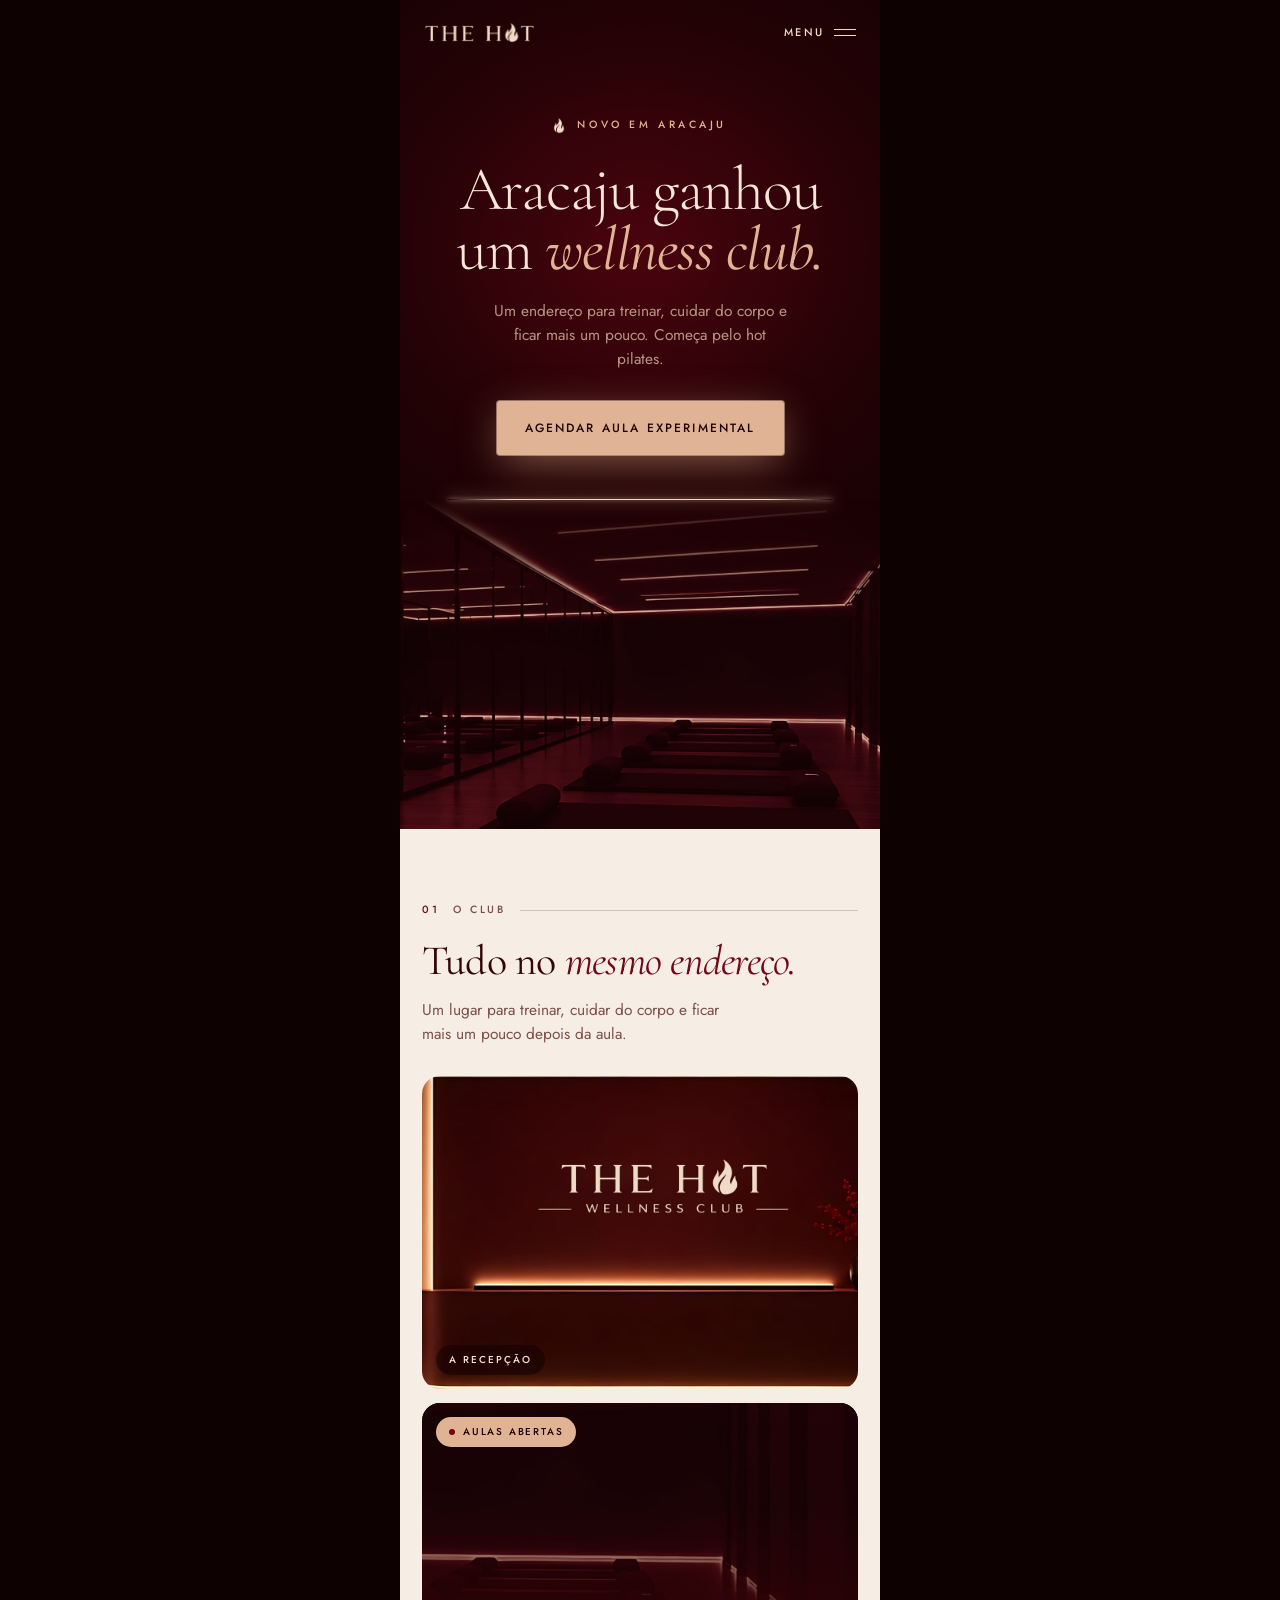
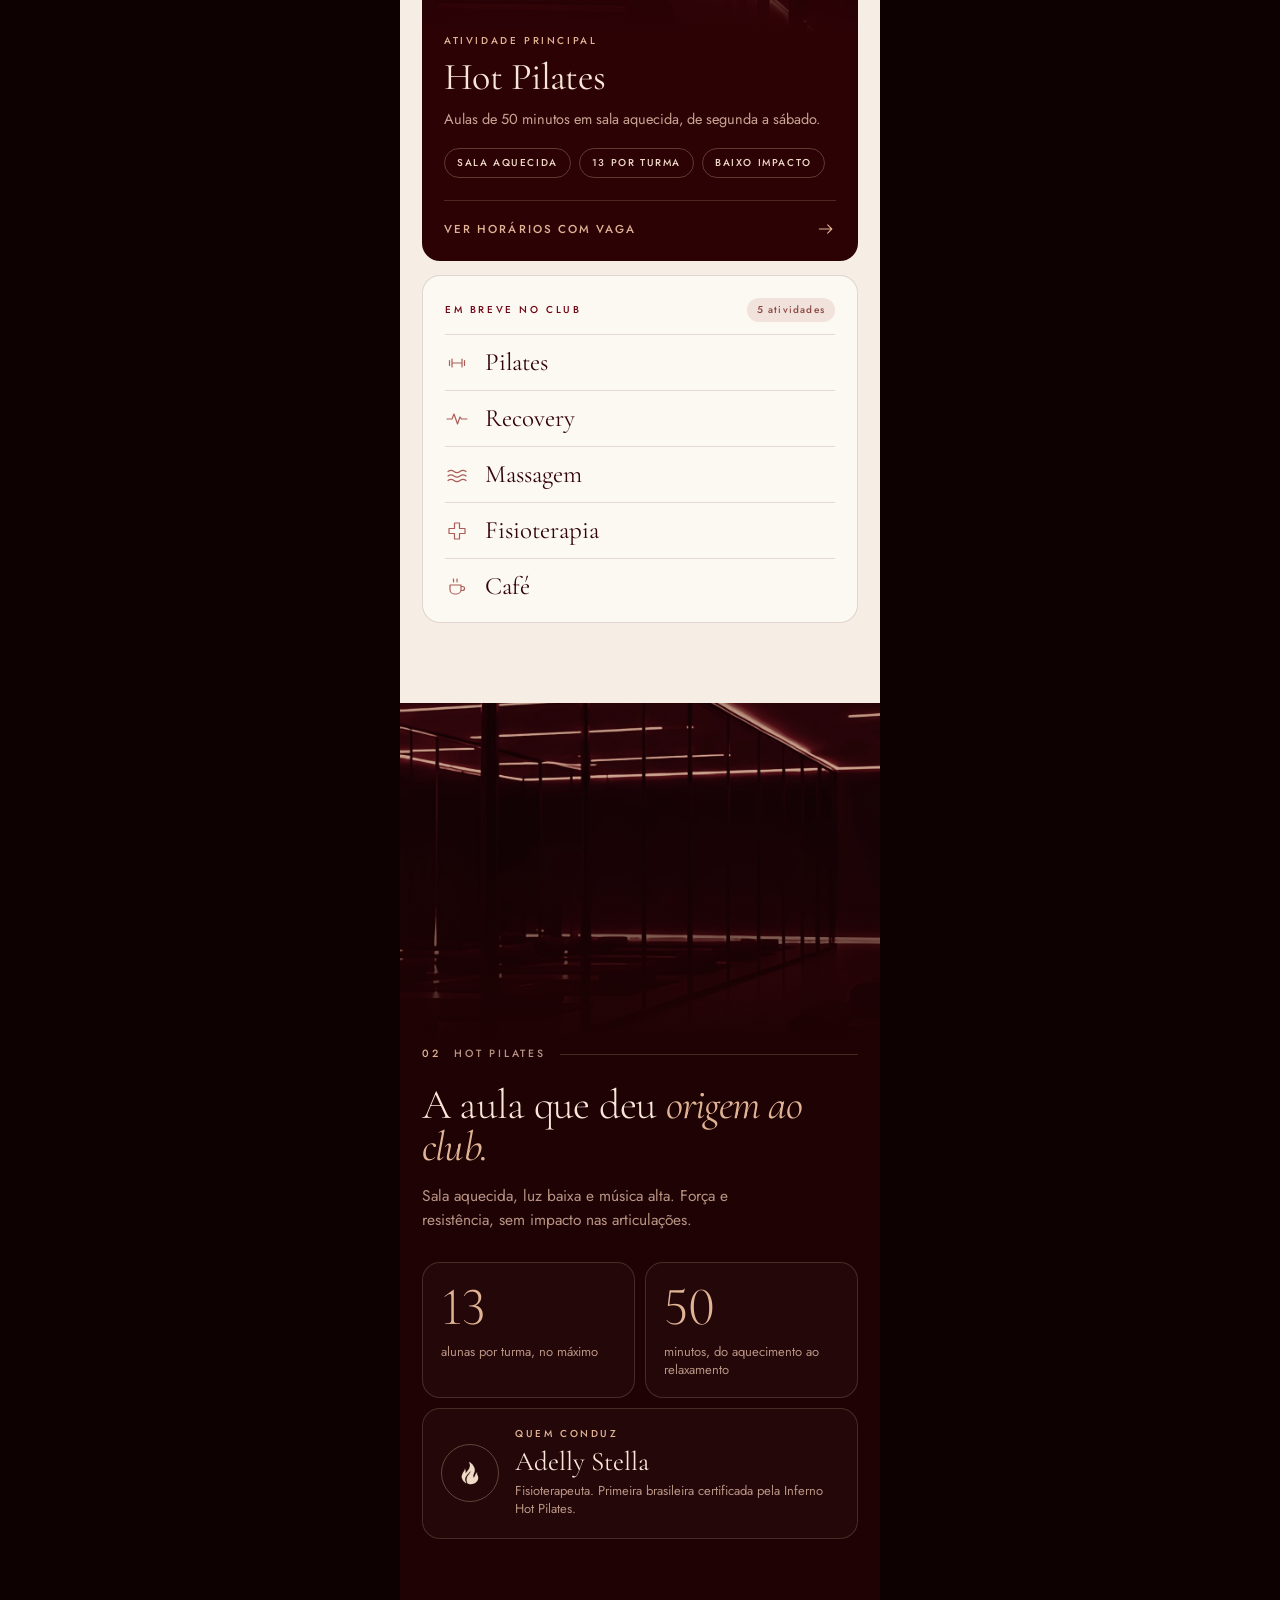
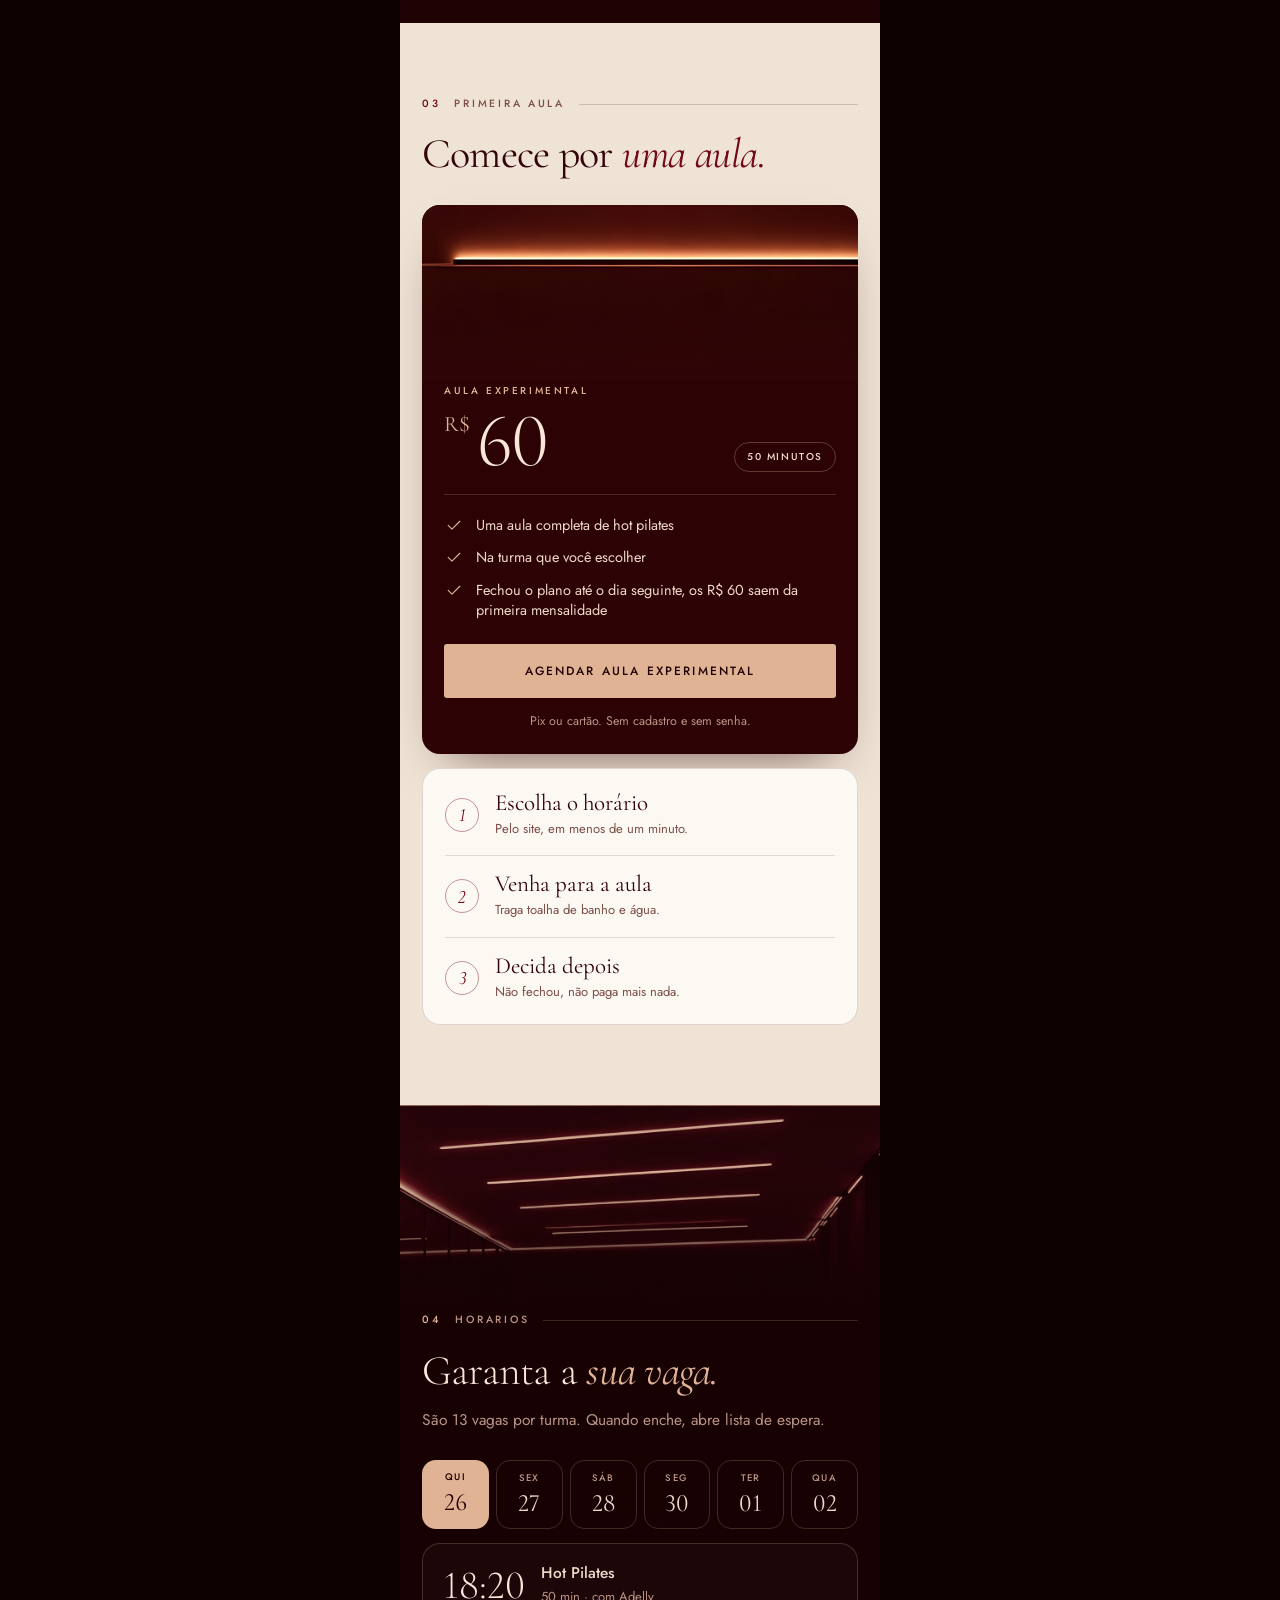
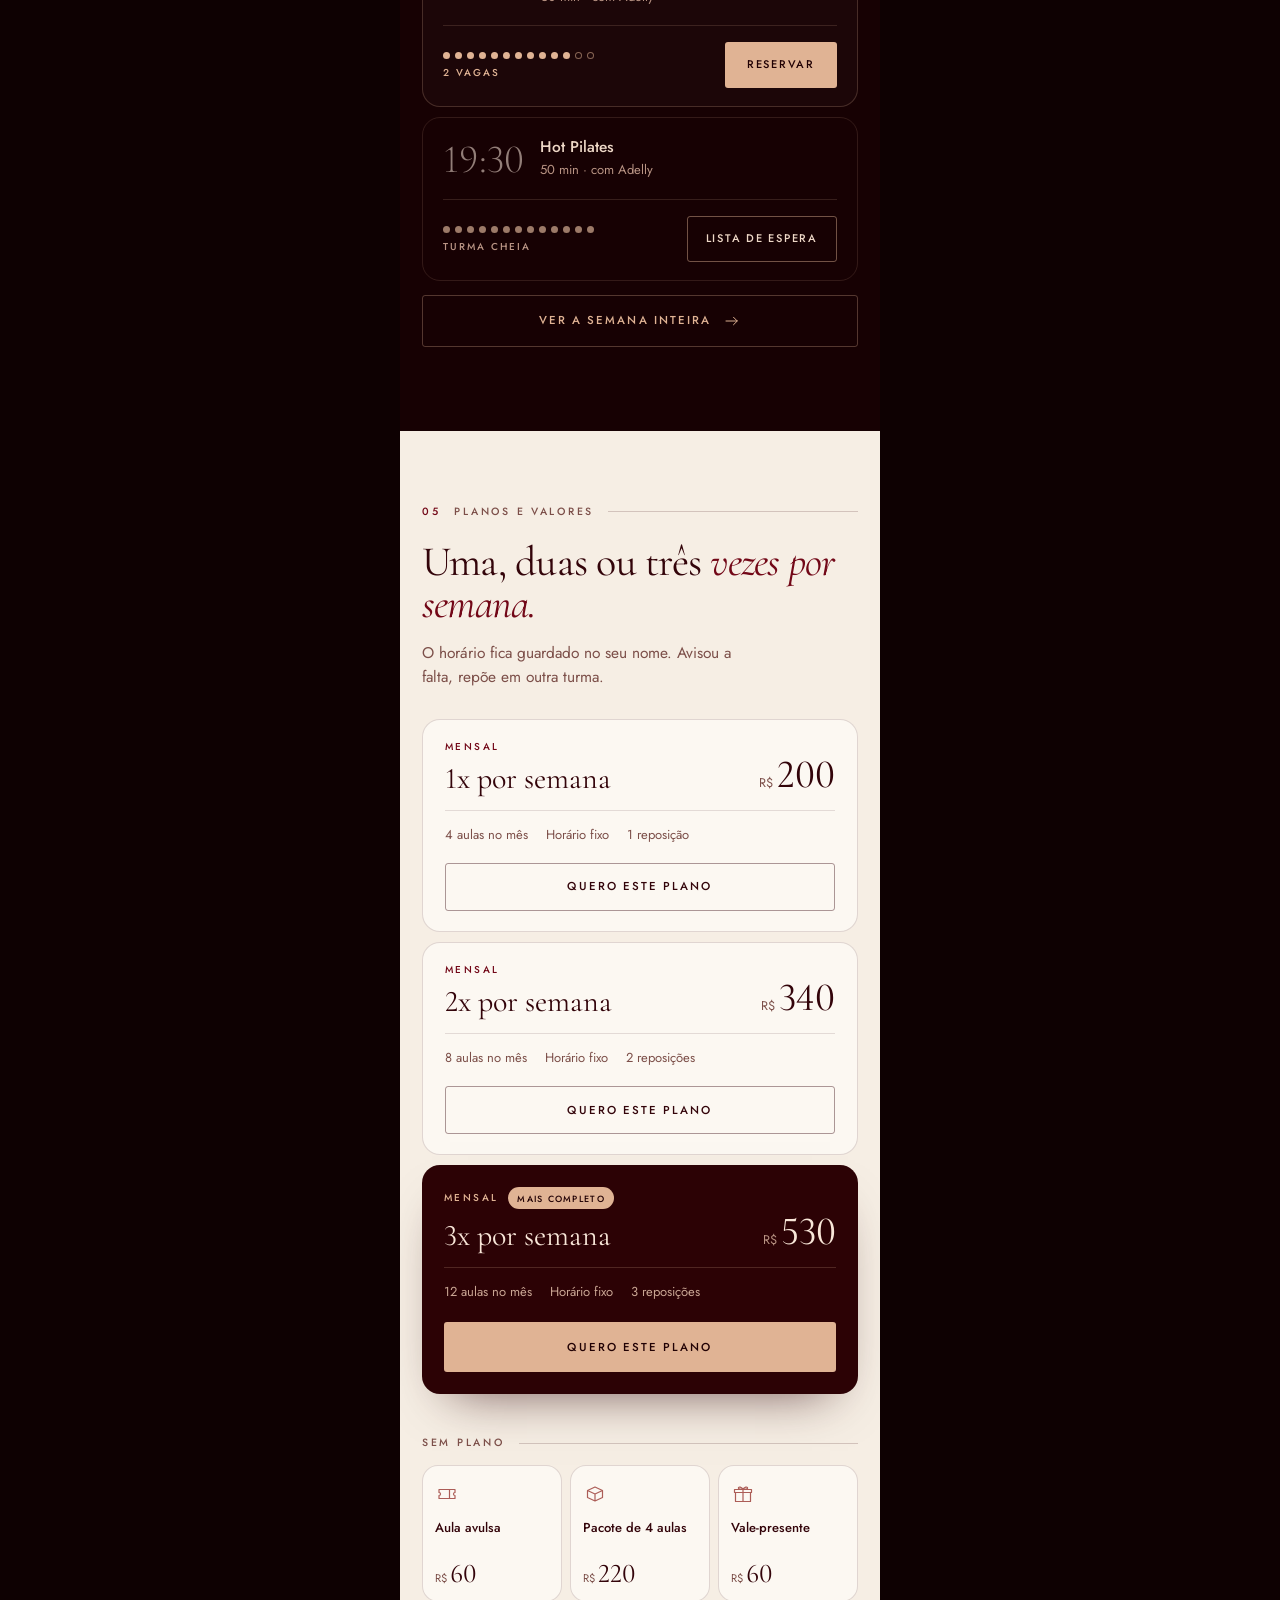
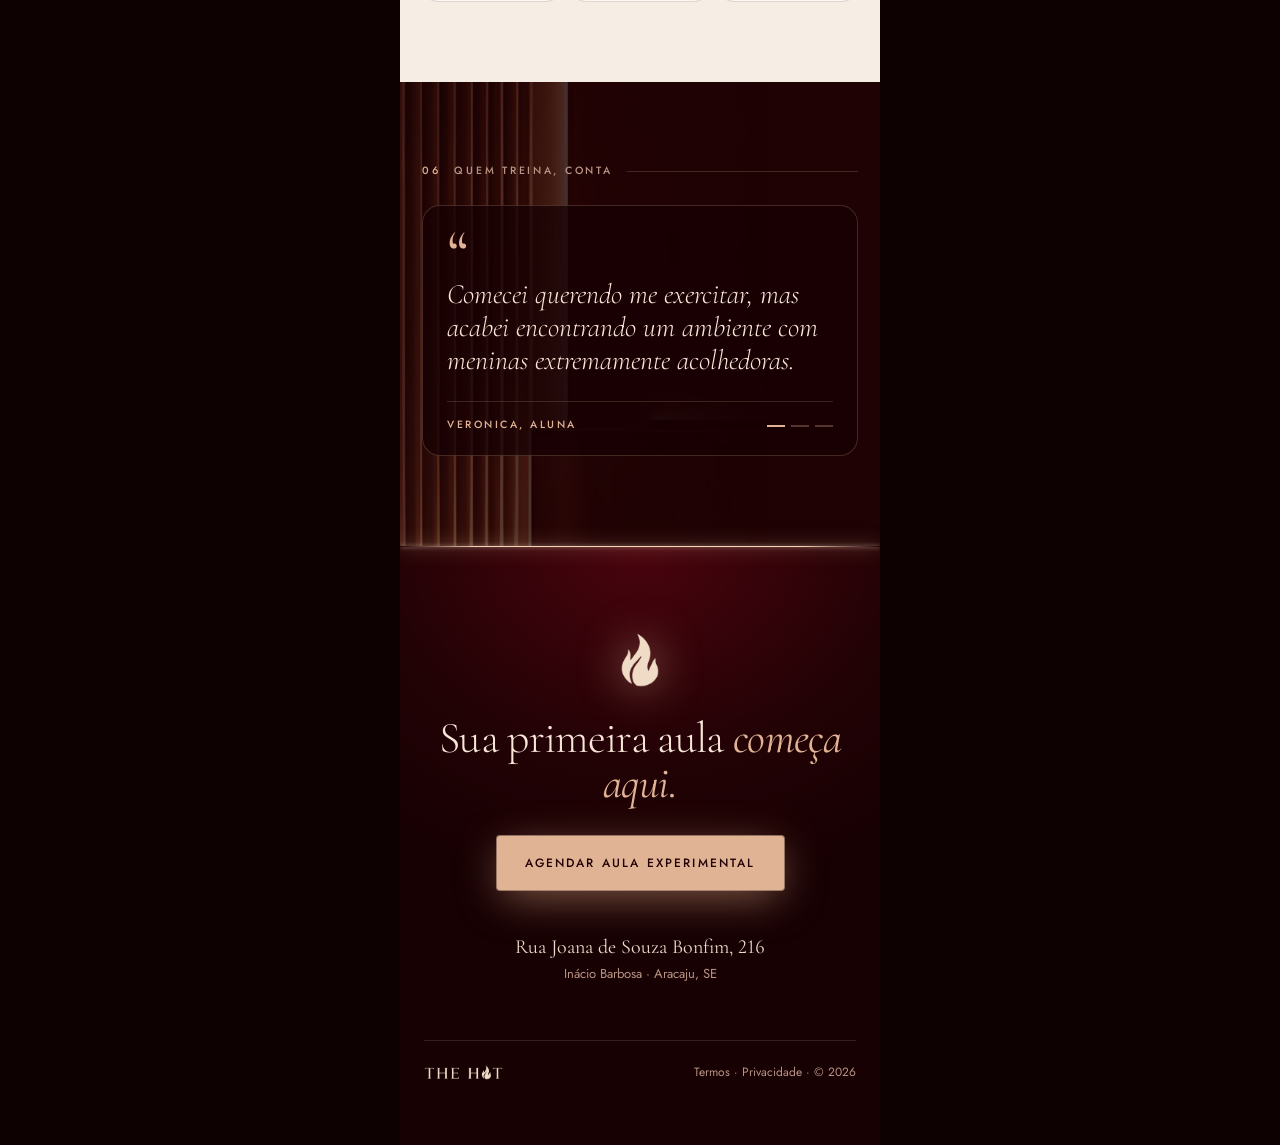
<file: desenho/index.html>
<!doctype html><html lang="pt-BR"><head><meta charset="utf-8"><meta name="viewport" content="width=device-width, initial-scale=1, viewport-fit=cover"><title>Desenho da página · The Hot Wellness Club</title><meta name="robots" content="noindex, nofollow"><meta name="theme-color" content="#170103"><link rel="icon" href="../img/favicon.png" type="image/png"><link rel="preconnect" href="https://fonts.googleapis.com"><link rel="preconnect" href="https://fonts.gstatic.com" crossorigin></head><body>

<link href="https://fonts.googleapis.com/css2?family=Cormorant+Garamond:ital,wght@0,300;0,400;0,500;1,300;1,400&family=Jost:wght@400;500&display=swap" rel="stylesheet">
<style>
body{margin:0;background:#0E0102}
*{box-sizing:border-box;font-variant-numeric:lining-nums!important}
a{color:inherit;text-decoration:none}a:hover{color:inherit}
</style>

<div style="width: 100%; max-width: 480px; margin: 0 auto; background: #170103; color: #EED8C7; font-family: 'Jost', system-ui, sans-serif; font-size: 15.5px; line-height: 1.55; overflow: hidden; -webkit-font-smoothing: antialiased">

<!-- ============ 1 · PRIMEIRA TELA (vinho) ============ -->
<section style="position: relative; display: flex; flex-direction: column; align-items: center; text-align: center; padding: 22px 24px 0; background: radial-gradient(90% 46% at 50% 30%, #4A040E 0, #220205 60%, #170103 100%)">
  <div style="width: 100%; display: flex; align-items: center; justify-content: space-between">
    <img src="img/logo-nome.png" alt="The Hot Wellness Club" style="height: 21px; width: auto; display: block">
    <a href="#menu" style="display: flex; align-items: center; gap: 10px; font: 500 11px/1 'Jost', sans-serif; letter-spacing: .2em; text-transform: uppercase; color: #EED8C7">Menu<span style="display: block; width: 22px; height: 7px; border-top: 1px solid #EED8C7; border-bottom: 1px solid #EED8C7"></span></a>
  </div>
  <div style="display: flex; align-items: center; gap: 12px; margin-top: 74px; font: 500 10.5px/1 'Jost', sans-serif; letter-spacing: .34em; text-transform: uppercase; color: #E0B394">
    <img src="img/logo-chama.png" alt="" style="height: 17px; width: auto; display: block">
    <span>Novo em Aracaju</span>
  </div>
  <h1 style="margin: 26px 0 0; font: 300 clamp(46px, 14.2vw, 62px)/.96 'Cormorant Garamond', Georgia, serif; letter-spacing: -.02em; color: #F8E6D8">Aracaju ganhou um <em style="font-style: italic; font-weight: 400; color: #E0B394">wellness club.</em></h1>
  <p style="margin: 20px 0 0; max-width: 19em; color: #B99484">Um endereço para treinar, cuidar do corpo e ficar mais um pouco. Começa pelo hot pilates.</p>
  <a href="#experimental" style="display: flex; align-items: center; justify-content: center; height: 54px; padding: 0 28px; margin-top: 30px; border-radius: 3px; background: #E0B394; color: #210104; font: 500 12px/1 'Jost', sans-serif; letter-spacing: .18em; text-transform: uppercase; box-shadow: 0 0 0 1px rgba(246,214,184,.5), 0 10px 44px -6px rgba(240,184,140,.55)">Agendar aula experimental</a>
  <div style="position: relative; width: calc(100% + 48px); height: 330px; margin: 44px -24px 0">
    <img src="img/sala.jpg" alt="Sala de aula do studio, com linhas de luz no teto" style="display: block; width: 100%; height: 100%; object-fit: cover; object-position: 50% 40%; -webkit-mask-image: linear-gradient(180deg, transparent 0, #000 34%, #000 100%); mask-image: linear-gradient(180deg, transparent 0, #000 34%, #000 100%)">
    <div style="position: absolute; left: 10%; right: 10%; top: 0; height: 1px; background: linear-gradient(90deg, transparent, #F6D6B8 16%, #F6D6B8 84%, transparent); box-shadow: 0 0 18px 1px rgba(246,196,152,.55), 0 0 4px rgba(255,228,204,.9)"></div>
  </div>
</section>

<!-- ============ 2 · O CLUB (creme) ============ -->
<section style="padding: 76px 22px 80px; background: #F6EEE4; color: #33040A">
  <div style="display: flex; align-items: center; gap: 14px; font: 500 10.5px/1 'Jost', sans-serif; letter-spacing: .26em; text-transform: uppercase; color: #7C4F49">
    <span style="color: #720717">01</span><span>O club</span><div style="flex: 1; height: 1px; background: rgba(51,4,10,.18)"></div>
  </div>
  <h2 style="margin: 24px 0 0; font: 400 42px/1 'Cormorant Garamond', Georgia, serif; letter-spacing: -.018em; color: #33040A">Tudo no <em style="font-style: italic; color: #720717">mesmo endereço.</em></h2>
  <p style="margin: 16px 0 0; max-width: 21em; color: #7C4F49">Um lugar para treinar, cuidar do corpo e ficar mais um pouco depois da aula.</p>

  <figure style="position: relative; margin: 30px 0 0; border-radius: 18px; overflow: hidden">
    <img src="img/recepcao.jpg" alt="Recepção do The Hot Wellness Club, com a logo na parede" style="display: block; width: 100%; aspect-ratio: 16 / 11.5; object-fit: cover; object-position: 54% 50%">
    <figcaption style="position: absolute; left: 14px; bottom: 14px; display: flex; align-items: center; height: 30px; padding: 0 13px; border-radius: 999px; background: rgba(23,1,3,.6); color: #F4E2D2; font: 500 10px/1 'Jost', sans-serif; letter-spacing: .2em; text-transform: uppercase">A recepção</figcaption>
  </figure>

  <!-- cartão em destaque: a atividade aberta -->
  <article style="margin-top: 14px; border-radius: 18px; overflow: hidden; background: #2C0205; color: #EED8C7">
    <div style="position: relative">
      <img src="img/sala-tapetes.jpg" alt="Tapetes alinhados na sala aquecida" style="display: block; width: 100%; aspect-ratio: 16 / 8.4; object-fit: cover; object-position: 50% 46%">
      <div style="position: absolute; inset: 0; background: linear-gradient(180deg, rgba(44,2,5,0) 45%, #2C0205 100%)"></div>
      <span style="position: absolute; left: 14px; top: 14px; display: flex; align-items: center; gap: 8px; height: 30px; padding: 0 13px; border-radius: 999px; background: #E0B394; color: #210104; font: 500 10px/1 'Jost', sans-serif; letter-spacing: .18em; text-transform: uppercase"><span style="display: block; width: 6px; height: 6px; border-radius: 50%; background: #720717"></span>Aulas abertas</span>
    </div>
    <div style="padding: 4px 22px 22px">
      <div style="font: 500 10px/1 'Jost', sans-serif; letter-spacing: .26em; text-transform: uppercase; color: #E0B394">Atividade principal</div>
      <h3 style="margin: 12px 0 0; font: 400 38px/1 'Cormorant Garamond', Georgia, serif; letter-spacing: -.015em; color: #F8E6D8">Hot Pilates</h3>
      <p style="margin: 12px 0 0; font-size: 14.5px; color: #C9A593">Aulas de 50 minutos em sala aquecida, de segunda a sábado.</p>
      <div style="display: flex; flex-wrap: wrap; gap: 8px; margin-top: 18px">
        <span style="display: flex; align-items: center; height: 30px; padding: 0 12px; border-radius: 999px; border: 1px solid rgba(224,179,148,.3); font: 500 10px/1 'Jost', sans-serif; letter-spacing: .16em; text-transform: uppercase; color: #EED8C7">Sala aquecida</span>
        <span style="display: flex; align-items: center; height: 30px; padding: 0 12px; border-radius: 999px; border: 1px solid rgba(224,179,148,.3); font: 500 10px/1 'Jost', sans-serif; letter-spacing: .16em; text-transform: uppercase; color: #EED8C7">13 por turma</span>
        <span style="display: flex; align-items: center; height: 30px; padding: 0 12px; border-radius: 999px; border: 1px solid rgba(224,179,148,.3); font: 500 10px/1 'Jost', sans-serif; letter-spacing: .16em; text-transform: uppercase; color: #EED8C7">Baixo impacto</span>
      </div>
      <a href="#horarios" style="display: flex; align-items: center; justify-content: space-between; margin-top: 22px; padding-top: 18px; border-top: 1px solid rgba(224,179,148,.2); font: 500 11.5px/1 'Jost', sans-serif; letter-spacing: .18em; text-transform: uppercase; color: #E0B394">Ver horários com vaga<svg width="20" height="20" viewBox="0 0 24 24" fill="none" stroke="currentColor" stroke-width="1.3" stroke-linecap="round" stroke-linejoin="round" aria-hidden="true"><path d="M4 12h15M14 7l5 5-5 5"/></svg></a>
    </div>
  </article>

  <!-- cartão claro: o que vem depois -->
  <article style="margin-top: 14px; padding: 22px 22px 8px; border-radius: 18px; background: #FCF8F2; border: 1px solid rgba(51,4,10,.14)">
    <div style="display: flex; align-items: center; justify-content: space-between">
      <div style="font: 500 10px/1 'Jost', sans-serif; letter-spacing: .26em; text-transform: uppercase; color: #720717">Em breve no club</div>
      <span style="display: flex; align-items: center; height: 24px; padding: 0 10px; border-radius: 999px; background: rgba(172,93,87,.14); font: 500 10px/1 'Jost', sans-serif; letter-spacing: .12em; color: #8C4640">5 atividades</span>
    </div>
    <div style="display: flex; flex-direction: column; margin-top: 12px">
      <div style="display: flex; align-items: center; gap: 16px; padding: 15px 0; border-top: 1px solid rgba(51,4,10,.12)">
        <svg width="24" height="24" viewBox="0 0 24 24" fill="none" stroke="#AC5D57" stroke-width="1.2" stroke-linecap="round" stroke-linejoin="round" aria-hidden="true"><path d="M7 8v8M4.5 9.5v5M17 8v8M19.5 9.5v5M7 12h10"/></svg>
        <span style="font: 400 25px/1 'Cormorant Garamond', Georgia, serif">Pilates</span>
      </div>
      <div style="display: flex; align-items: center; gap: 16px; padding: 15px 0; border-top: 1px solid rgba(51,4,10,.12)">
        <svg width="24" height="24" viewBox="0 0 24 24" fill="none" stroke="#AC5D57" stroke-width="1.2" stroke-linecap="round" stroke-linejoin="round" aria-hidden="true"><path d="M2 12h5l2-5 3.5 10 2.5-7 1.5 2H22"/></svg>
        <span style="font: 400 25px/1 'Cormorant Garamond', Georgia, serif">Recovery</span>
      </div>
      <div style="display: flex; align-items: center; gap: 16px; padding: 15px 0; border-top: 1px solid rgba(51,4,10,.12)">
        <svg width="24" height="24" viewBox="0 0 24 24" fill="none" stroke="#AC5D57" stroke-width="1.2" stroke-linecap="round" stroke-linejoin="round" aria-hidden="true"><path d="M3 8.5c2-1.6 4-1.6 6 0s4 1.6 6 0 4-1.6 6 0M3 13c2-1.6 4-1.6 6 0s4 1.6 6 0 4-1.6 6 0M3 17.5c2-1.6 4-1.6 6 0s4 1.6 6 0 4-1.6 6 0"/></svg>
        <span style="font: 400 25px/1 'Cormorant Garamond', Georgia, serif">Massagem</span>
      </div>
      <div style="display: flex; align-items: center; gap: 16px; padding: 15px 0; border-top: 1px solid rgba(51,4,10,.12)">
        <svg width="24" height="24" viewBox="0 0 24 24" fill="none" stroke="#AC5D57" stroke-width="1.2" stroke-linecap="round" stroke-linejoin="round" aria-hidden="true"><path d="M9.5 4h5v5.5H20v5h-5.500V20h-5v-5.500H4v-5h5.500Z"/></svg>
        <span style="font: 400 25px/1 'Cormorant Garamond', Georgia, serif">Fisioterapia</span>
      </div>
      <div style="display: flex; align-items: center; gap: 16px; padding: 15px 0; border-top: 1px solid rgba(51,4,10,.12)">
        <svg width="24" height="24" viewBox="0 0 24 24" fill="none" stroke="#AC5D57" stroke-width="1.2" stroke-linecap="round" stroke-linejoin="round" aria-hidden="true"><path d="M5 10h11v4.5a4.5 4.5 0 0 1-4.5 4.5h-2A4.5 4.5 0 0 1 5 14.5ZM16 11.5h1.5a2 2 0 0 1 0 4H16M8.5 4c-.8 1 .8 1.7 0 2.800M12 4c-.8 1 .8 1.700 0 2.800"/></svg>
        <span style="font: 400 25px/1 'Cormorant Garamond', Georgia, serif">Café</span>
      </div>
    </div>
  </article>
</section>

<!-- ============ 3 · HOT PILATES (vinho, com imagem) ============ -->
<section style="position: relative; background: #1E0204; color: #EED8C7">
  <div style="position: relative; height: 340px">
    <img src="img/sala-espelho.jpg" alt="Sala de aula com espelhos e tapetes, sob luz baixa" style="display: block; width: 100%; height: 100%; object-fit: cover; object-position: 50% 42%">
    <div style="position: absolute; inset: 0; background: linear-gradient(180deg, rgba(30,2,4,.15) 0, rgba(30,2,4,0) 40%, #1E0204 100%)"></div>
  </div>
  <div style="padding: 6px 22px 84px">
    <div style="display: flex; align-items: center; gap: 14px; font: 500 10.5px/1 'Jost', sans-serif; letter-spacing: .26em; text-transform: uppercase; color: #B99484">
      <span style="color: #E0B394">02</span><span>Hot Pilates</span><div style="flex: 1; height: 1px; background: rgba(224,179,148,.2)"></div>
    </div>
    <h2 style="margin: 24px 0 0; font: 300 42px/1 'Cormorant Garamond', Georgia, serif; letter-spacing: -.018em; color: #F8E6D8">A aula que deu <em style="font-style: italic; font-weight: 400; color: #E0B394">origem ao club.</em></h2>
    <p style="margin: 16px 0 0; max-width: 21em; color: #B99484">Sala aquecida, luz baixa e música alta. Força e resistência, sem impacto nas articulações.</p>
    <div style="display: grid; grid-template-columns: repeat(2, minmax(0, 1fr)); gap: 10px; margin-top: 30px">
      <div style="padding: 20px 18px 18px; border-radius: 18px; border: 1px solid rgba(224,179,148,.2); background: rgba(255,255,255,.025)">
        <div style="font: 300 54px/.9 'Cormorant Garamond', Georgia, serif; color: #E0B394">13</div>
        <div style="margin-top: 12px; font-size: 13px; line-height: 1.35; color: #B99484">alunas por turma, no máximo</div>
      </div>
      <div style="padding: 20px 18px 18px; border-radius: 18px; border: 1px solid rgba(224,179,148,.2); background: rgba(255,255,255,.025)">
        <div style="font: 300 54px/.9 'Cormorant Garamond', Georgia, serif; color: #E0B394">50</div>
        <div style="margin-top: 12px; font-size: 13px; line-height: 1.35; color: #B99484">minutos, do aquecimento ao relaxamento</div>
      </div>
    </div>
    <div style="display: flex; align-items: center; gap: 16px; margin-top: 10px; padding: 20px 18px; border-radius: 18px; border: 1px solid rgba(224,179,148,.2); background: rgba(255,255,255,.025)">
      <div style="flex: none; display: flex; align-items: center; justify-content: center; width: 58px; height: 58px; border-radius: 50%; border: 1px solid rgba(224,179,148,.35)">
        <img src="img/logo-chama.png" alt="" style="height: 26px; width: auto; display: block">
      </div>
      <div>
        <div style="font: 500 10px/1 'Jost', sans-serif; letter-spacing: .26em; text-transform: uppercase; color: #E0B394">Quem conduz</div>
        <div style="margin-top: 9px; font: 400 27px/1 'Cormorant Garamond', Georgia, serif; color: #F8E6D8">Adelly Stella</div>
        <div style="margin-top: 7px; font-size: 13px; line-height: 1.4; color: #B99484">Fisioterapeuta. Primeira brasileira certificada pela Inferno Hot Pilates.</div>
      </div>
    </div>
  </div>
</section>

<!-- ============ 4 · PRIMEIRA AULA (creme) ============ -->
<section id="experimental" style="padding: 76px 22px 80px; background: #EFE3D5; color: #33040A">
  <div style="display: flex; align-items: center; gap: 14px; font: 500 10.5px/1 'Jost', sans-serif; letter-spacing: .26em; text-transform: uppercase; color: #7C4F49">
    <span style="color: #720717">03</span><span>Primeira aula</span><div style="flex: 1; height: 1px; background: rgba(51,4,10,.18)"></div>
  </div>
  <h2 style="margin: 24px 0 0; font: 400 42px/1 'Cormorant Garamond', Georgia, serif; letter-spacing: -.018em; color: #33040A">Comece por <em style="font-style: italic; color: #720717">uma aula.</em></h2>

  <article style="margin-top: 30px; border-radius: 18px; overflow: hidden; background: #2C0205; color: #EED8C7; box-shadow: 0 24px 50px -28px rgba(44,2,5,.7)">
    <div style="position: relative">
      <img src="img/recepcao-balcao.jpg" alt="Balcão da recepção, com uma linha de luz" style="display: block; width: 100%; aspect-ratio: 16 / 6.4; object-fit: cover; object-position: 50% 30%">
      <div style="position: absolute; inset: 0; background: linear-gradient(180deg, rgba(44,2,5,0) 30%, #2C0205 100%)"></div>
    </div>
    <div style="padding: 6px 22px 22px">
      <div style="display: flex; align-items: flex-end; justify-content: space-between; gap: 12px">
        <div>
          <div style="font: 500 10px/1 'Jost', sans-serif; letter-spacing: .26em; text-transform: uppercase; color: #E0B394">Aula experimental</div>
          <div style="display: flex; align-items: flex-start; gap: 6px; margin-top: 14px; font: 300 76px/.82 'Cormorant Garamond', Georgia, serif; letter-spacing: -.03em; color: #F8E6D8"><span style="font: 400 22px/1.3 'Cormorant Garamond', Georgia, serif; letter-spacing: 0; color: #E0B394">R$</span>60</div>
        </div>
        <span style="display: flex; align-items: center; height: 30px; padding: 0 12px; border-radius: 999px; border: 1px solid rgba(224,179,148,.3); font: 500 10px/1 'Jost', sans-serif; letter-spacing: .16em; text-transform: uppercase; color: #EED8C7">50 minutos</span>
      </div>
      <div style="display: flex; flex-direction: column; gap: 12px; margin-top: 22px; padding-top: 20px; border-top: 1px solid rgba(224,179,148,.2)">
        <div style="display: flex; align-items: flex-start; gap: 12px; font-size: 14.5px; line-height: 1.4; color: #EED8C7"><svg width="20" height="20" viewBox="0 0 24 24" fill="none" stroke="#E0B394" stroke-width="1.4" stroke-linecap="round" stroke-linejoin="round" aria-hidden="true" style="flex: none"><path d="M5 12.5l4.5 4.5L19 7.5"/></svg><span>Uma aula completa de hot pilates</span></div>
        <div style="display: flex; align-items: flex-start; gap: 12px; font-size: 14.5px; line-height: 1.4; color: #EED8C7"><svg width="20" height="20" viewBox="0 0 24 24" fill="none" stroke="#E0B394" stroke-width="1.4" stroke-linecap="round" stroke-linejoin="round" aria-hidden="true" style="flex: none"><path d="M5 12.5l4.5 4.5L19 7.5"/></svg><span>Na turma que você escolher</span></div>
        <div style="display: flex; align-items: flex-start; gap: 12px; font-size: 14.5px; line-height: 1.4; color: #EED8C7"><svg width="20" height="20" viewBox="0 0 24 24" fill="none" stroke="#E0B394" stroke-width="1.4" stroke-linecap="round" stroke-linejoin="round" aria-hidden="true" style="flex: none"><path d="M5 12.5l4.5 4.5L19 7.5"/></svg><span>Fechou o plano até o dia seguinte, os R$ 60 saem da primeira mensalidade</span></div>
      </div>
      <a href="#reservar" style="display: flex; align-items: center; justify-content: center; height: 54px; margin-top: 24px; border-radius: 3px; background: #E0B394; color: #210104; font: 500 12px/1 'Jost', sans-serif; letter-spacing: .18em; text-transform: uppercase">Agendar aula experimental</a>
      <div style="margin-top: 14px; text-align: center; font-size: 12.5px; color: #B99484">Pix ou cartão. Sem cadastro e sem senha.</div>
    </div>
  </article>

  <article style="margin-top: 14px; padding: 6px 22px; border-radius: 18px; background: #FCF8F2; border: 1px solid rgba(51,4,10,.14)">
    <div style="display: flex; align-items: center; gap: 16px; padding: 16px 0">
      <span style="flex: none; display: flex; align-items: center; justify-content: center; width: 34px; height: 34px; border-radius: 50%; border: 1px solid rgba(114,7,23,.4); font: italic 400 19px/1 'Cormorant Garamond', Georgia, serif; color: #720717">1</span>
      <div><div style="font: 400 23px/1.1 'Cormorant Garamond', Georgia, serif">Escolha o horário</div><div style="margin-top: 3px; font-size: 13px; color: #7C4F49">Pelo site, em menos de um minuto.</div></div>
    </div>
    <div style="display: flex; align-items: center; gap: 16px; padding: 16px 0; border-top: 1px solid rgba(51,4,10,.12)">
      <span style="flex: none; display: flex; align-items: center; justify-content: center; width: 34px; height: 34px; border-radius: 50%; border: 1px solid rgba(114,7,23,.4); font: italic 400 19px/1 'Cormorant Garamond', Georgia, serif; color: #720717">2</span>
      <div><div style="font: 400 23px/1.1 'Cormorant Garamond', Georgia, serif">Venha para a aula</div><div style="margin-top: 3px; font-size: 13px; color: #7C4F49">Traga toalha de banho e água.</div></div>
    </div>
    <div style="display: flex; align-items: center; gap: 16px; padding: 16px 0; border-top: 1px solid rgba(51,4,10,.12)">
      <span style="flex: none; display: flex; align-items: center; justify-content: center; width: 34px; height: 34px; border-radius: 50%; border: 1px solid rgba(114,7,23,.4); font: italic 400 19px/1 'Cormorant Garamond', Georgia, serif; color: #720717">3</span>
      <div><div style="font: 400 23px/1.1 'Cormorant Garamond', Georgia, serif">Decida depois</div><div style="margin-top: 3px; font-size: 13px; color: #7C4F49">Não fechou, não paga mais nada.</div></div>
    </div>
  </article>
</section>

<!-- ============ 5 · HORÁRIOS (vinho, com imagem) ============ -->
<section id="horarios" style="position: relative; background: #170103; color: #EED8C7">
  <div style="position: relative; height: 210px">
    <img src="img/sala-teto.jpg" alt="Linhas de luz no teto da sala" style="display: block; width: 100%; height: 100%; object-fit: cover; object-position: 60% 50%">
    <div style="position: absolute; inset: 0; background: linear-gradient(180deg, rgba(23,1,3,.1) 0, rgba(23,1,3,0) 35%, #170103 100%)"></div>
  </div>
  <div style="padding: 0 22px 84px">
    <div style="display: flex; align-items: center; gap: 14px; font: 500 10.5px/1 'Jost', sans-serif; letter-spacing: .26em; text-transform: uppercase; color: #B99484">
      <span style="color: #E0B394">04</span><span>Horários</span><div style="flex: 1; height: 1px; background: rgba(224,179,148,.2)"></div>
    </div>
    <h2 style="margin: 24px 0 0; font: 300 42px/1 'Cormorant Garamond', Georgia, serif; letter-spacing: -.018em; color: #F8E6D8">Garanta a <em style="font-style: italic; font-weight: 400; color: #E0B394">sua vaga.</em></h2>
    <p style="margin: 16px 0 0; color: #B99484">São 13 vagas por turma. Quando enche, abre lista de espera.</p>

    <div style="display: grid; grid-template-columns: repeat(6, minmax(0, 1fr)); gap: 7px; margin-top: 28px">
      <div style="display: flex; flex-direction: column; align-items: center; gap: 8px; padding: 13px 0 12px; border-radius: 14px; background: #E0B394; color: #210104"><span style="font: 500 9.5px/1 'Jost', sans-serif; letter-spacing: .14em; text-transform: uppercase">Qui</span><span style="font: 400 25px/1 'Cormorant Garamond', Georgia, serif">26</span></div>
      <div style="display: flex; flex-direction: column; align-items: center; gap: 8px; padding: 13px 0 12px; border-radius: 14px; border: 1px solid rgba(224,179,148,.22); color: #EED8C7"><span style="font: 500 9.5px/1 'Jost', sans-serif; letter-spacing: .14em; text-transform: uppercase; color: #B99484">Sex</span><span style="font: 400 25px/1 'Cormorant Garamond', Georgia, serif">27</span></div>
      <div style="display: flex; flex-direction: column; align-items: center; gap: 8px; padding: 13px 0 12px; border-radius: 14px; border: 1px solid rgba(224,179,148,.22); color: #EED8C7"><span style="font: 500 9.5px/1 'Jost', sans-serif; letter-spacing: .14em; text-transform: uppercase; color: #B99484">Sáb</span><span style="font: 400 25px/1 'Cormorant Garamond', Georgia, serif">28</span></div>
      <div style="display: flex; flex-direction: column; align-items: center; gap: 8px; padding: 13px 0 12px; border-radius: 14px; border: 1px solid rgba(224,179,148,.22); color: #EED8C7"><span style="font: 500 9.5px/1 'Jost', sans-serif; letter-spacing: .14em; text-transform: uppercase; color: #B99484">Seg</span><span style="font: 400 25px/1 'Cormorant Garamond', Georgia, serif">30</span></div>
      <div style="display: flex; flex-direction: column; align-items: center; gap: 8px; padding: 13px 0 12px; border-radius: 14px; border: 1px solid rgba(224,179,148,.22); color: #EED8C7"><span style="font: 500 9.5px/1 'Jost', sans-serif; letter-spacing: .14em; text-transform: uppercase; color: #B99484">Ter</span><span style="font: 400 25px/1 'Cormorant Garamond', Georgia, serif">01</span></div>
      <div style="display: flex; flex-direction: column; align-items: center; gap: 8px; padding: 13px 0 12px; border-radius: 14px; border: 1px solid rgba(224,179,148,.22); color: #EED8C7"><span style="font: 500 9.5px/1 'Jost', sans-serif; letter-spacing: .14em; text-transform: uppercase; color: #B99484">Qua</span><span style="font: 400 25px/1 'Cormorant Garamond', Georgia, serif">02</span></div>
    </div>

    <article style="margin-top: 14px; padding: 20px 20px 18px; border-radius: 18px; border: 1px solid rgba(224,179,148,.22); background: rgba(255,255,255,.025)">
      <div style="display: flex; align-items: center; gap: 16px">
        <div style="font: 300 40px/1 'Cormorant Garamond', Georgia, serif; color: #F8E6D8">18:20</div>
        <div style="flex: 1; min-width: 0"><div style="font: 500 15.5px/1.2 'Jost', sans-serif; color: #EED8C7">Hot Pilates</div><div style="margin-top: 4px; font-size: 13px; color: #B99484">50 min · com Adelly</div></div>
      </div>
      <div style="display: flex; flex-wrap: wrap; align-items: center; justify-content: space-between; gap: 14px 12px; margin-top: 18px; padding-top: 16px; border-top: 1px solid rgba(224,179,148,.16)">
        <div>
          <div style="display: flex; gap: 5px">
            <span style="display: block; width: 7px; height: 7px; border-radius: 50%; background: #E0B394"></span><span style="display: block; width: 7px; height: 7px; border-radius: 50%; background: #E0B394"></span><span style="display: block; width: 7px; height: 7px; border-radius: 50%; background: #E0B394"></span><span style="display: block; width: 7px; height: 7px; border-radius: 50%; background: #E0B394"></span><span style="display: block; width: 7px; height: 7px; border-radius: 50%; background: #E0B394"></span><span style="display: block; width: 7px; height: 7px; border-radius: 50%; background: #E0B394"></span><span style="display: block; width: 7px; height: 7px; border-radius: 50%; background: #E0B394"></span><span style="display: block; width: 7px; height: 7px; border-radius: 50%; background: #E0B394"></span><span style="display: block; width: 7px; height: 7px; border-radius: 50%; background: #E0B394"></span><span style="display: block; width: 7px; height: 7px; border-radius: 50%; background: #E0B394"></span><span style="display: block; width: 7px; height: 7px; border-radius: 50%; background: #E0B394"></span><span style="display: block; width: 7px; height: 7px; border-radius: 50%; box-shadow: inset 0 0 0 1px rgba(224,179,148,.55)"></span><span style="display: block; width: 7px; height: 7px; border-radius: 50%; box-shadow: inset 0 0 0 1px rgba(224,179,148,.55)"></span>
          </div>
          <div style="margin-top: 9px; font: 500 10px/1 'Jost', sans-serif; letter-spacing: .2em; text-transform: uppercase; color: #E0B394">2 vagas</div>
        </div>
        <a href="#reservar" style="display: flex; align-items: center; justify-content: center; height: 46px; padding: 0 22px; border-radius: 3px; background: #E0B394; color: #210104; font: 500 11px/1 'Jost', sans-serif; letter-spacing: .16em; text-transform: uppercase">Reservar</a>
      </div>
    </article>

    <article style="margin-top: 10px; padding: 20px 20px 18px; border-radius: 18px; border: 1px solid rgba(224,179,148,.14)">
      <div style="display: flex; align-items: center; gap: 16px">
        <div style="font: 300 40px/1 'Cormorant Garamond', Georgia, serif; color: rgba(248,230,216,.55)">19:30</div>
        <div style="flex: 1; min-width: 0"><div style="font: 500 15.5px/1.2 'Jost', sans-serif; color: #EED8C7">Hot Pilates</div><div style="margin-top: 4px; font-size: 13px; color: #B99484">50 min · com Adelly</div></div>
      </div>
      <div style="display: flex; flex-wrap: wrap; align-items: center; justify-content: space-between; gap: 14px 12px; margin-top: 18px; padding-top: 16px; border-top: 1px solid rgba(224,179,148,.16)">
        <div>
          <div style="display: flex; gap: 5px">
            <span style="display: block; width: 7px; height: 7px; border-radius: 50%; background: #9C7A68"></span><span style="display: block; width: 7px; height: 7px; border-radius: 50%; background: #9C7A68"></span><span style="display: block; width: 7px; height: 7px; border-radius: 50%; background: #9C7A68"></span><span style="display: block; width: 7px; height: 7px; border-radius: 50%; background: #9C7A68"></span><span style="display: block; width: 7px; height: 7px; border-radius: 50%; background: #9C7A68"></span><span style="display: block; width: 7px; height: 7px; border-radius: 50%; background: #9C7A68"></span><span style="display: block; width: 7px; height: 7px; border-radius: 50%; background: #9C7A68"></span><span style="display: block; width: 7px; height: 7px; border-radius: 50%; background: #9C7A68"></span><span style="display: block; width: 7px; height: 7px; border-radius: 50%; background: #9C7A68"></span><span style="display: block; width: 7px; height: 7px; border-radius: 50%; background: #9C7A68"></span><span style="display: block; width: 7px; height: 7px; border-radius: 50%; background: #9C7A68"></span><span style="display: block; width: 7px; height: 7px; border-radius: 50%; background: #9C7A68"></span><span style="display: block; width: 7px; height: 7px; border-radius: 50%; background: #9C7A68"></span>
          </div>
          <div style="margin-top: 9px; font: 500 10px/1 'Jost', sans-serif; letter-spacing: .2em; text-transform: uppercase; color: #B99484">Turma cheia</div>
        </div>
        <a href="#lista" style="display: flex; align-items: center; justify-content: center; height: 46px; padding: 0 18px; border-radius: 3px; border: 1px solid rgba(224,179,148,.45); color: #EED8C7; font: 500 11px/1 'Jost', sans-serif; letter-spacing: .16em; text-transform: uppercase; white-space: nowrap">Lista de espera</a>
      </div>
    </article>

    <a href="#semana" style="display: flex; align-items: center; justify-content: center; gap: 12px; height: 52px; margin-top: 14px; border-radius: 3px; border: 1px solid rgba(224,179,148,.3); font: 500 11.5px/1 'Jost', sans-serif; letter-spacing: .18em; text-transform: uppercase; color: #E0B394">Ver a semana inteira<svg width="18" height="18" viewBox="0 0 24 24" fill="none" stroke="currentColor" stroke-width="1.3" stroke-linecap="round" stroke-linejoin="round" aria-hidden="true"><path d="M4 12h15M14 7l5 5-5 5"/></svg></a>
  </div>
</section>

<!-- ============ 6 · PLANOS E VALORES (creme) ============ -->
<section style="padding: 76px 22px 80px; background: #F6EEE4; color: #33040A">
  <div style="display: flex; align-items: center; gap: 14px; font: 500 10.5px/1 'Jost', sans-serif; letter-spacing: .26em; text-transform: uppercase; color: #7C4F49">
    <span style="color: #720717">05</span><span>Planos e valores</span><div style="flex: 1; height: 1px; background: rgba(51,4,10,.18)"></div>
  </div>
  <h2 style="margin: 24px 0 0; font: 400 42px/1 'Cormorant Garamond', Georgia, serif; letter-spacing: -.018em; color: #33040A">Uma, duas ou três <em style="font-style: italic; color: #720717">vezes por semana.</em></h2>
  <p style="margin: 16px 0 0; max-width: 21em; color: #7C4F49">O horário fica guardado no seu nome. Avisou a falta, repõe em outra turma.</p>

  <div style="display: flex; flex-direction: column; gap: 10px; margin-top: 30px">
    <article style="padding: 22px 22px 20px; border-radius: 18px; background: #FCF8F2; border: 1px solid rgba(51,4,10,.14)">
      <div style="display: flex; align-items: flex-end; justify-content: space-between; gap: 12px">
        <div><div style="font: 500 10px/1 'Jost', sans-serif; letter-spacing: .24em; text-transform: uppercase; color: #720717">Mensal</div><div style="margin-top: 12px; font: 400 30px/1 'Cormorant Garamond', Georgia, serif">1x por semana</div></div>
        <div style="font: 400 40px/1 'Cormorant Garamond', Georgia, serif; white-space: nowrap"><span style="font: 400 12.5px/1 'Jost', sans-serif; color: #7C4F49">R$ </span>200</div>
      </div>
      <div style="display: flex; flex-wrap: wrap; gap: 6px 18px; margin-top: 16px; padding-top: 14px; border-top: 1px solid rgba(51,4,10,.12); font-size: 13px; color: #7C4F49"><span>4 aulas no mês</span><span>Horário fixo</span><span>1 reposição</span></div>
      <a href="#plano" style="display: flex; align-items: center; justify-content: center; height: 48px; margin-top: 18px; border-radius: 3px; border: 1px solid rgba(51,4,10,.4); color: #33040A; font: 500 11.5px/1 'Jost', sans-serif; letter-spacing: .18em; text-transform: uppercase">Quero este plano</a>
    </article>
    <article style="padding: 22px 22px 20px; border-radius: 18px; background: #FCF8F2; border: 1px solid rgba(51,4,10,.14)">
      <div style="display: flex; align-items: flex-end; justify-content: space-between; gap: 12px">
        <div><div style="font: 500 10px/1 'Jost', sans-serif; letter-spacing: .24em; text-transform: uppercase; color: #720717">Mensal</div><div style="margin-top: 12px; font: 400 30px/1 'Cormorant Garamond', Georgia, serif">2x por semana</div></div>
        <div style="font: 400 40px/1 'Cormorant Garamond', Georgia, serif; white-space: nowrap"><span style="font: 400 12.5px/1 'Jost', sans-serif; color: #7C4F49">R$ </span>340</div>
      </div>
      <div style="display: flex; flex-wrap: wrap; gap: 6px 18px; margin-top: 16px; padding-top: 14px; border-top: 1px solid rgba(51,4,10,.12); font-size: 13px; color: #7C4F49"><span>8 aulas no mês</span><span>Horário fixo</span><span>2 reposições</span></div>
      <a href="#plano" style="display: flex; align-items: center; justify-content: center; height: 48px; margin-top: 18px; border-radius: 3px; border: 1px solid rgba(51,4,10,.4); color: #33040A; font: 500 11.5px/1 'Jost', sans-serif; letter-spacing: .18em; text-transform: uppercase">Quero este plano</a>
    </article>
    <article style="padding: 22px 22px 22px; border-radius: 18px; background: #2C0205; color: #EED8C7; box-shadow: 0 24px 50px -28px rgba(44,2,5,.7)">
      <div style="display: flex; align-items: flex-end; justify-content: space-between; gap: 12px">
        <div><div style="display: flex; align-items: center; gap: 10px"><span style="font: 500 10px/1 'Jost', sans-serif; letter-spacing: .24em; text-transform: uppercase; color: #E0B394">Mensal</span><span style="display: flex; align-items: center; height: 22px; padding: 0 9px; border-radius: 999px; background: #E0B394; color: #210104; font: 500 9px/1 'Jost', sans-serif; letter-spacing: .14em; text-transform: uppercase">Mais completo</span></div><div style="margin-top: 12px; font: 400 30px/1 'Cormorant Garamond', Georgia, serif; color: #F8E6D8">3x por semana</div></div>
        <div style="font: 400 40px/1 'Cormorant Garamond', Georgia, serif; white-space: nowrap; color: #F8E6D8"><span style="font: 400 12.5px/1 'Jost', sans-serif; color: #B99484">R$ </span>530</div>
      </div>
      <div style="display: flex; flex-wrap: wrap; gap: 6px 18px; margin-top: 16px; padding-top: 14px; border-top: 1px solid rgba(224,179,148,.2); font-size: 13px; color: #C9A593"><span>12 aulas no mês</span><span>Horário fixo</span><span>3 reposições</span></div>
      <a href="#plano" style="display: flex; align-items: center; justify-content: center; height: 50px; margin-top: 20px; border-radius: 3px; background: #E0B394; color: #210104; font: 500 11.5px/1 'Jost', sans-serif; letter-spacing: .18em; text-transform: uppercase">Quero este plano</a>
    </article>
  </div>

  <div style="display: flex; align-items: center; gap: 14px; margin-top: 44px; font: 500 10.5px/1 'Jost', sans-serif; letter-spacing: .26em; text-transform: uppercase; color: #7C4F49"><span>Sem plano</span><div style="flex: 1; height: 1px; background: rgba(51,4,10,.18)"></div></div>
  <div style="display: grid; grid-template-columns: repeat(3, minmax(0, 1fr)); gap: 8px; margin-top: 16px">
    <article style="display: flex; flex-direction: column; padding: 16px 12px 14px; border-radius: 16px; background: #FCF8F2; border: 1px solid rgba(51,4,10,.14)">
      <svg width="24" height="24" viewBox="0 0 24 24" fill="none" stroke="#AC5D57" stroke-width="1.2" stroke-linecap="round" stroke-linejoin="round" aria-hidden="true"><path d="M4 7.5h16v3a1.5 1.5 0 0 0 0 3v3H4v-3a1.5 1.5 0 0 0 0-3ZM14.5 7.5v9"/></svg>
      <div style="margin-top: 14px; min-height: 2.5em; font: 500 13px/1.25 'Jost', sans-serif">Aula avulsa</div>
      <div style="margin-top: 8px; font: 400 27px/1 'Cormorant Garamond', Georgia, serif"><span style="font: 400 11px/1 'Jost', sans-serif; color: #7C4F49">R$ </span>60</div>
    </article>
    <article style="display: flex; flex-direction: column; padding: 16px 12px 14px; border-radius: 16px; background: #FCF8F2; border: 1px solid rgba(51,4,10,.14)">
      <svg width="24" height="24" viewBox="0 0 24 24" fill="none" stroke="#AC5D57" stroke-width="1.2" stroke-linecap="round" stroke-linejoin="round" aria-hidden="true"><path d="M4.5 8.5 12 5l7.5 3.5v7L12 19l-7.5-3.5ZM4.5 8.5 12 12l7.5-3.5M12 12v7"/></svg>
      <div style="margin-top: 14px; min-height: 2.5em; font: 500 13px/1.25 'Jost', sans-serif">Pacote de 4 aulas</div>
      <div style="margin-top: 8px; font: 400 27px/1 'Cormorant Garamond', Georgia, serif"><span style="font: 400 11px/1 'Jost', sans-serif; color: #7C4F49">R$ </span>220</div>
    </article>
    <article style="display: flex; flex-direction: column; padding: 16px 12px 14px; border-radius: 16px; background: #FCF8F2; border: 1px solid rgba(51,4,10,.14)">
      <svg width="24" height="24" viewBox="0 0 24 24" fill="none" stroke="#AC5D57" stroke-width="1.2" stroke-linecap="round" stroke-linejoin="round" aria-hidden="true"><path d="M4.5 10.5h15v9h-15ZM3.5 7.5h17v3h-17ZM12 7.5v12M12 7.5c-1.2-2.6-4.6-3.2-4.6-1.4 0 1.4 2.4 1.4 4.6 1.4ZM12 7.5c1.2-2.6 4.6-3.2 4.6-1.4 0 1.4-2.4 1.4-4.6 1.4Z"/></svg>
      <div style="margin-top: 14px; min-height: 2.5em; font: 500 13px/1.25 'Jost', sans-serif">Vale-presente</div>
      <div style="margin-top: 8px; font: 400 27px/1 'Cormorant Garamond', Georgia, serif"><span style="font: 400 11px/1 'Jost', sans-serif; color: #7C4F49">R$ </span>60</div>
    </article>
  </div>
</section>

<!-- ============ 7 · QUEM TREINA, CONTA (vinho, com imagem) ============ -->
<section style="position: relative; padding: 84px 22px 90px; background: #1E0204; color: #EED8C7; overflow: hidden">
  <img src="img/recepcao-ripas.jpg" alt="" style="position: absolute; left: 0; top: 0; width: 100%; height: 100%; object-fit: cover; object-position: 0% 50%; opacity: .32; -webkit-mask-image: linear-gradient(90deg, #000 0, transparent 78%); mask-image: linear-gradient(90deg, #000 0, transparent 78%)">
  <div style="position: relative">
    <div style="display: flex; align-items: center; gap: 14px; font: 500 10.5px/1 'Jost', sans-serif; letter-spacing: .26em; text-transform: uppercase; color: #B99484">
      <span style="color: #E0B394">06</span><span>Quem treina, conta</span><div style="flex: 1; height: 1px; background: rgba(224,179,148,.2)"></div>
    </div>
    <article style="margin-top: 28px; padding: 28px 24px 24px; border-radius: 18px; border: 1px solid rgba(224,179,148,.22); background: rgba(23,1,3,.72)">
      <div style="font: 400 64px/.6 'Cormorant Garamond', Georgia, serif; color: #E0B394">“</div>
      <blockquote style="margin: 6px 0 0; font: italic 300 28px/1.18 'Cormorant Garamond', Georgia, serif; color: #F8E6D8">Comecei querendo me exercitar, mas acabei encontrando um ambiente com meninas extremamente acolhedoras.</blockquote>
      <div style="display: flex; align-items: center; justify-content: space-between; margin-top: 24px; padding-top: 18px; border-top: 1px solid rgba(224,179,148,.18)">
        <span style="font: 500 10.5px/1 'Jost', sans-serif; letter-spacing: .24em; text-transform: uppercase; color: #E0B394">Veronica, aluna</span>
        <div style="display: flex; gap: 6px"><span style="display: block; width: 18px; height: 2px; background: #E0B394"></span><span style="display: block; width: 18px; height: 2px; background: rgba(224,179,148,.3)"></span><span style="display: block; width: 18px; height: 2px; background: rgba(224,179,148,.3)"></span></div>
      </div>
    </article>
  </div>
</section>

<!-- ============ 8 · FECHO (vinho, a chama acesa) ============ -->
<section style="position: relative; padding: 84px 24px 64px; text-align: center; background: radial-gradient(90% 60% at 50% 0, #4A040E, #220205 60%, #170103)">
  <div style="position: absolute; left: 0; right: 0; top: 0; height: 1px; background: linear-gradient(90deg, transparent, #F6D6B8 16%, #F6D6B8 84%, transparent); box-shadow: 0 0 18px 1px rgba(246,196,152,.55), 0 0 4px rgba(255,228,204,.9)"></div>
  <img src="img/logo-chama.png" alt="" style="display: block; height: 60px; width: auto; margin: 0 auto 26px; filter: drop-shadow(0 0 22px rgba(246,196,152,.55))">
  <h2 style="margin: 0; font: 300 44px/1.02 'Cormorant Garamond', Georgia, serif; letter-spacing: -.015em; color: #F8E6D8">Sua primeira aula <em style="font-style: italic; font-weight: 400; color: #E0B394">começa aqui.</em></h2>
  <a href="#experimental" style="display: inline-flex; align-items: center; justify-content: center; height: 54px; padding: 0 28px; margin-top: 30px; border-radius: 3px; background: #E0B394; color: #210104; font: 500 12px/1 'Jost', sans-serif; letter-spacing: .18em; text-transform: uppercase; box-shadow: 0 0 0 1px rgba(246,214,184,.5), 0 10px 44px -6px rgba(240,184,140,.55)">Agendar aula experimental</a>
  <div style="margin-top: 44px; font: 400 20px/1.3 'Cormorant Garamond', Georgia, serif; color: #EED8C7">Rua Joana de Souza Bonfim, 216</div>
  <div style="margin-top: 4px; font-size: 13px; color: #B99484">Inácio Barbosa · Aracaju, SE</div>
  <div style="display: flex; align-items: center; justify-content: space-between; margin-top: 56px; padding-top: 22px; border-top: 1px solid rgba(224,179,148,.16); font-size: 12px; color: #B99484">
    <img src="img/logo-nome.png" alt="The Hot Wellness Club" style="height: 15px; width: auto; display: block">
    <span>Termos · Privacidade · © 2026</span>
  </div>
</section>

</div>
</body></html>
</file>
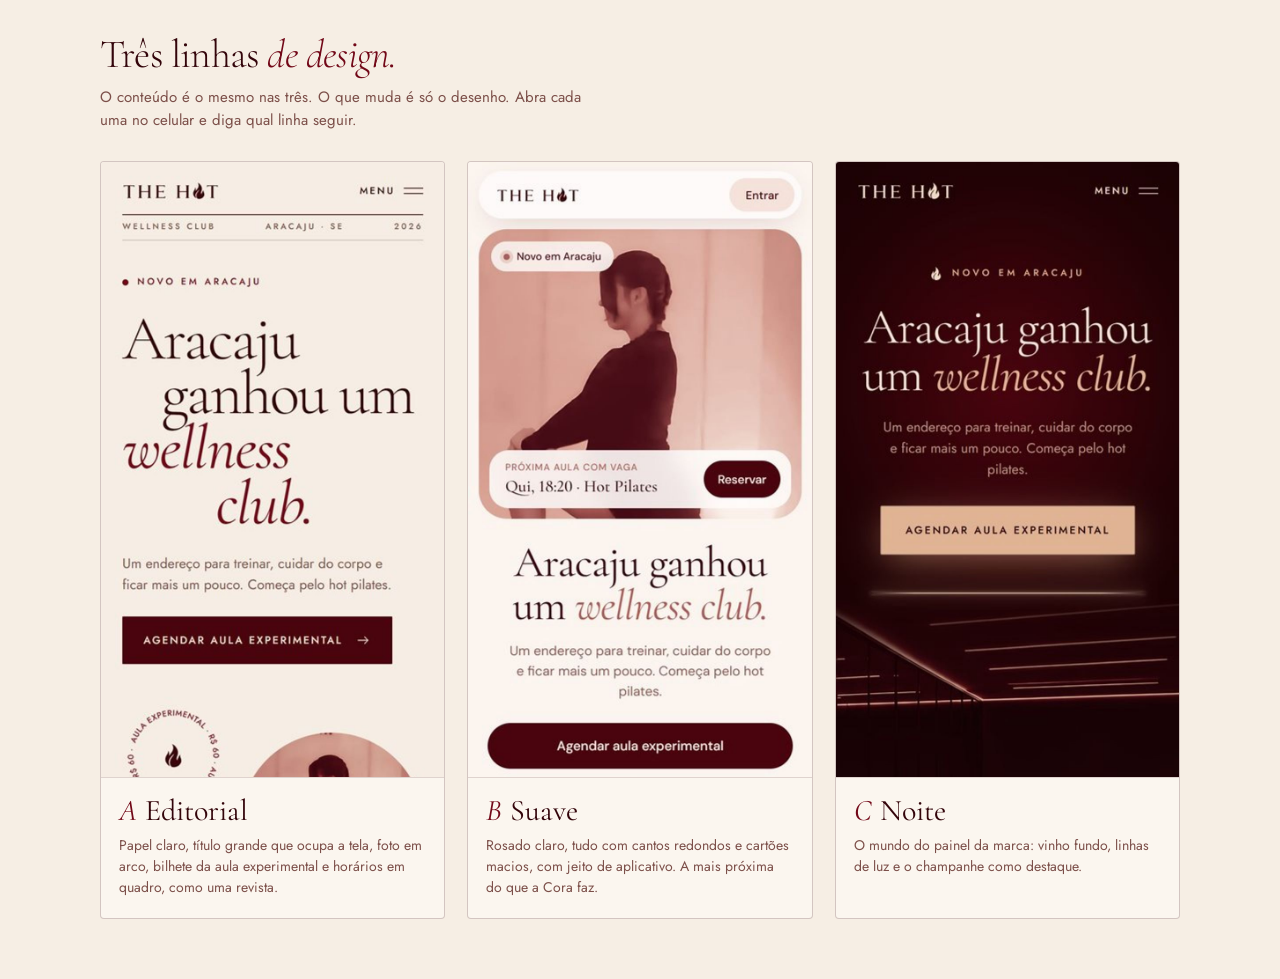
<file: linhas/index.html>
<!doctype html>
<html lang="pt-BR"><head><meta charset="utf-8"><meta name="viewport" content="width=device-width, initial-scale=1, viewport-fit=cover">
<title>Três linhas de design · The Hot Wellness Club</title>
<meta name="robots" content="noindex, nofollow"><meta name="theme-color" content="#F6EEE4">
<link rel="icon" href="../img/favicon.png" type="image/png">
<link rel="preconnect" href="https://fonts.googleapis.com"><link rel="preconnect" href="https://fonts.gstatic.com" crossorigin>
<link href="https://fonts.googleapis.com/css2?family=Cormorant+Garamond:ital,wght@0,300;0,400;0,500;1,300;1,400&family=Jost:wght@400;500&display=swap" rel="stylesheet">
<style>
*{box-sizing:border-box;margin:0;padding:0;font-variant-numeric:lining-nums!important}
html{-webkit-text-size-adjust:100%}
body{-webkit-font-smoothing:antialiased;text-rendering:optimizeLegibility;overflow-x:hidden}
img{display:block;max-width:100%}a{color:inherit;text-decoration:none;cursor:pointer}ul,ol{list-style:none}
svg.i{width:24px;height:24px;fill:none;stroke:currentColor;stroke-width:1.2;stroke-linecap:round;stroke-linejoin:round;flex:none}
.troca{position:fixed;left:50%;bottom:14px;transform:translateX(-50%);z-index:90;display:flex;gap:2px;padding:4px;border-radius:999px;background:rgba(20,1,3,.82);backdrop-filter:blur(10px);font:500 11px/1 system-ui,sans-serif;letter-spacing:.08em}
.troca a{display:grid;place-items:center;min-width:34px;height:30px;padding:0 10px;border-radius:999px;color:#EBD3C0;text-decoration:none}.troca a.on{background:#E0B394;color:#210104}

body{background:#F6EEE4;color:#33040A;font:400 15px/1.5 'Jost',system-ui,sans-serif;padding:34px 20px 60px}
main{max-width:1080px;margin:0 auto}
h1{font:300 40px/1 'Cormorant Garamond',Georgia,serif;letter-spacing:-.02em}
h1 em{color:#720717}
p.i{margin-top:12px;max-width:34em;color:#7C4F49}
.g{display:grid;gap:22px;margin-top:30px}
@media(min-width:820px){.g{grid-template-columns:repeat(3,1fr)}}
.g a{display:block;border:1px solid rgba(51,4,10,.2);border-radius:4px;overflow:hidden;background:#FBF6EF}
.g img{width:100%;aspect-ratio:390/700;object-fit:cover;object-position:top;border-bottom:1px solid rgba(51,4,10,.14)}
.g div{padding:18px 18px 20px}
.g b{font:400 30px/1 'Cormorant Garamond',Georgia,serif}
.g b i{font-style:italic;color:#720717;margin-right:8px}
.g span{display:block;margin-top:8px;font-size:14px;color:#7C4F49}
.troca{display:none}

</style></head><body>
<main><h1>Três linhas <em>de design.</em></h1><p class="i">O conteúdo é o mesmo nas três. O que muda é só o desenho. Abra cada uma no celular e diga qual linha seguir.</p>
<div class="g"><a href="a.html"><img src="img/capa-a.jpg" alt="Linha A"><div><b><i>A</i>Editorial</b><span>Papel claro, título grande que ocupa a tela, foto em arco, bilhete da aula experimental e horários em quadro, como uma revista.</span></div></a><a href="b.html"><img src="img/capa-b.jpg" alt="Linha B"><div><b><i>B</i>Suave</b><span>Rosado claro, tudo com cantos redondos e cartões macios, com jeito de aplicativo. A mais próxima do que a Cora faz.</span></div></a><a href="c.html"><img src="img/capa-c.jpg" alt="Linha C"><div><b><i>C</i>Noite</b><span>O mundo do painel da marca: vinho fundo, linhas de luz e o champanhe como destaque.</span></div></a></div></main>
<nav class="troca" aria-label="Trocar de linha"><a href="./">3 linhas</a><a href="a.html">A</a><a href="b.html">B</a><a href="c.html">C</a></nav>
</body></html>
</file>
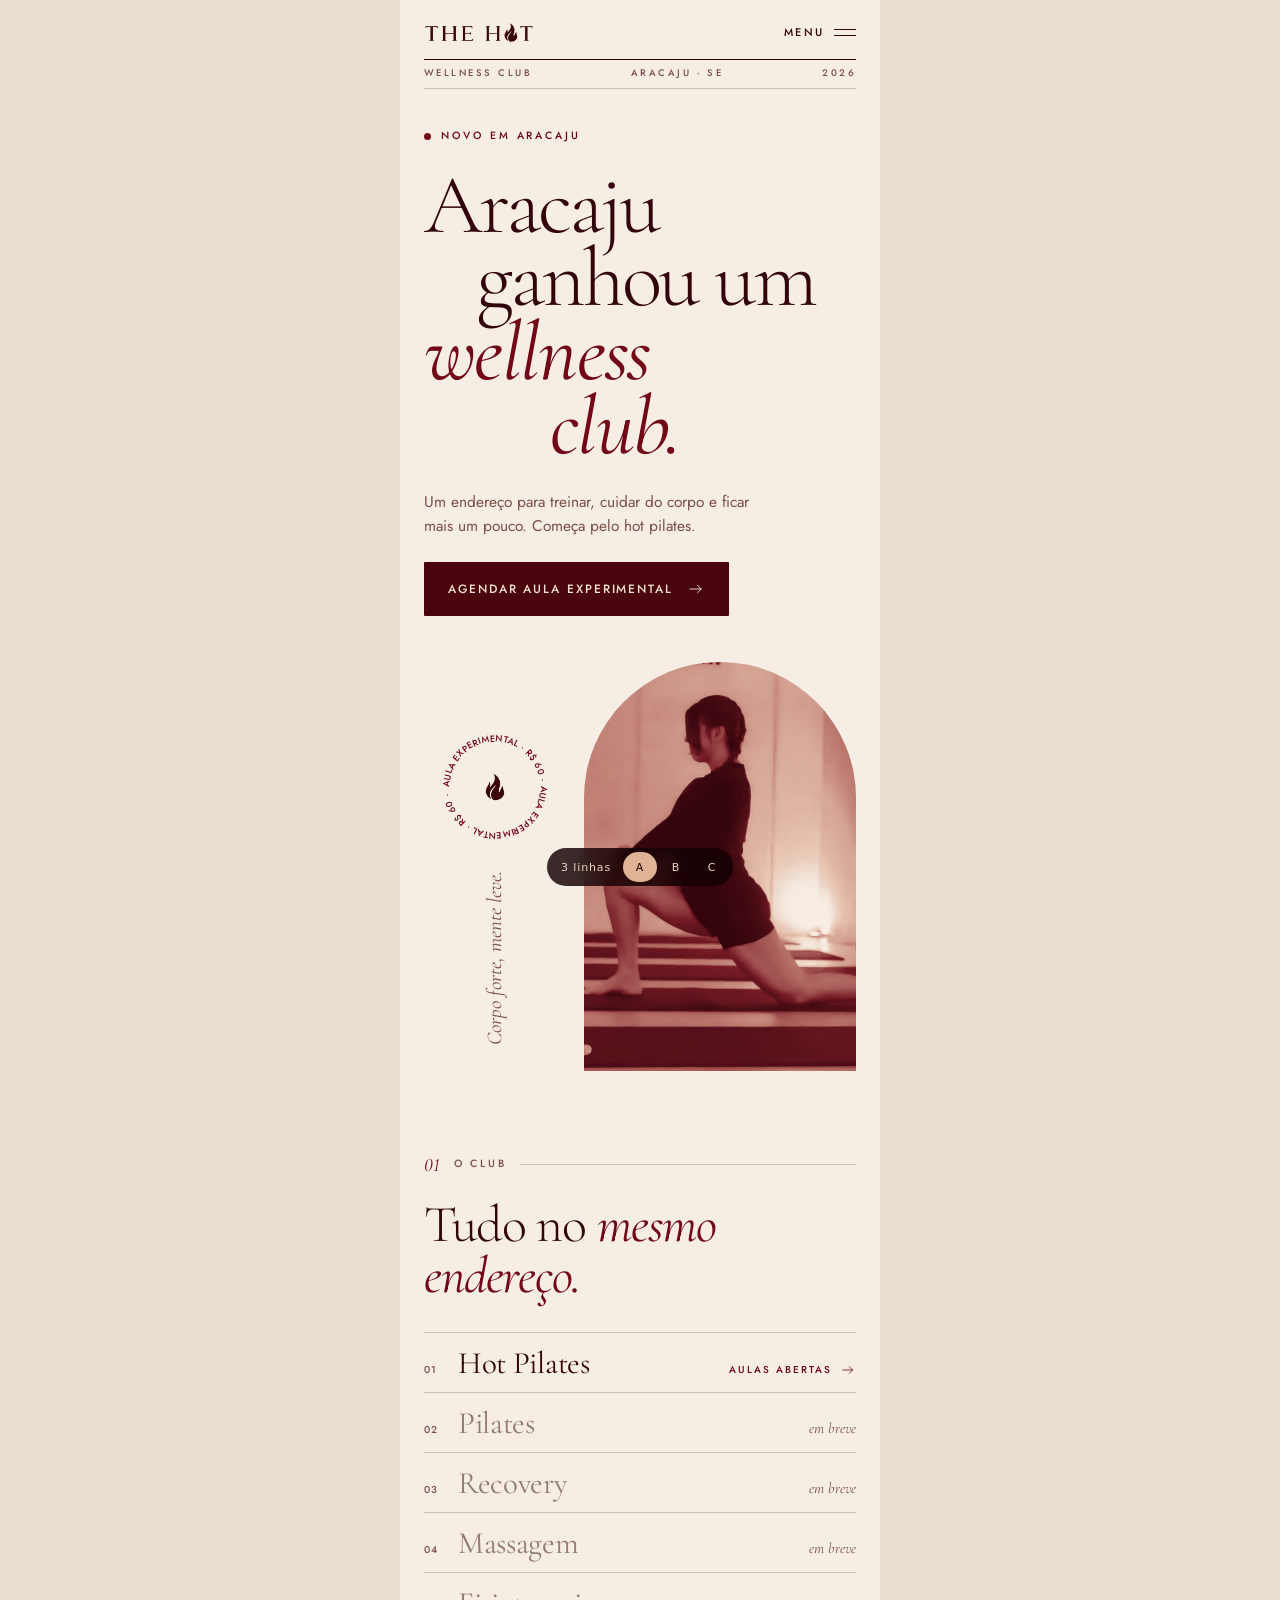
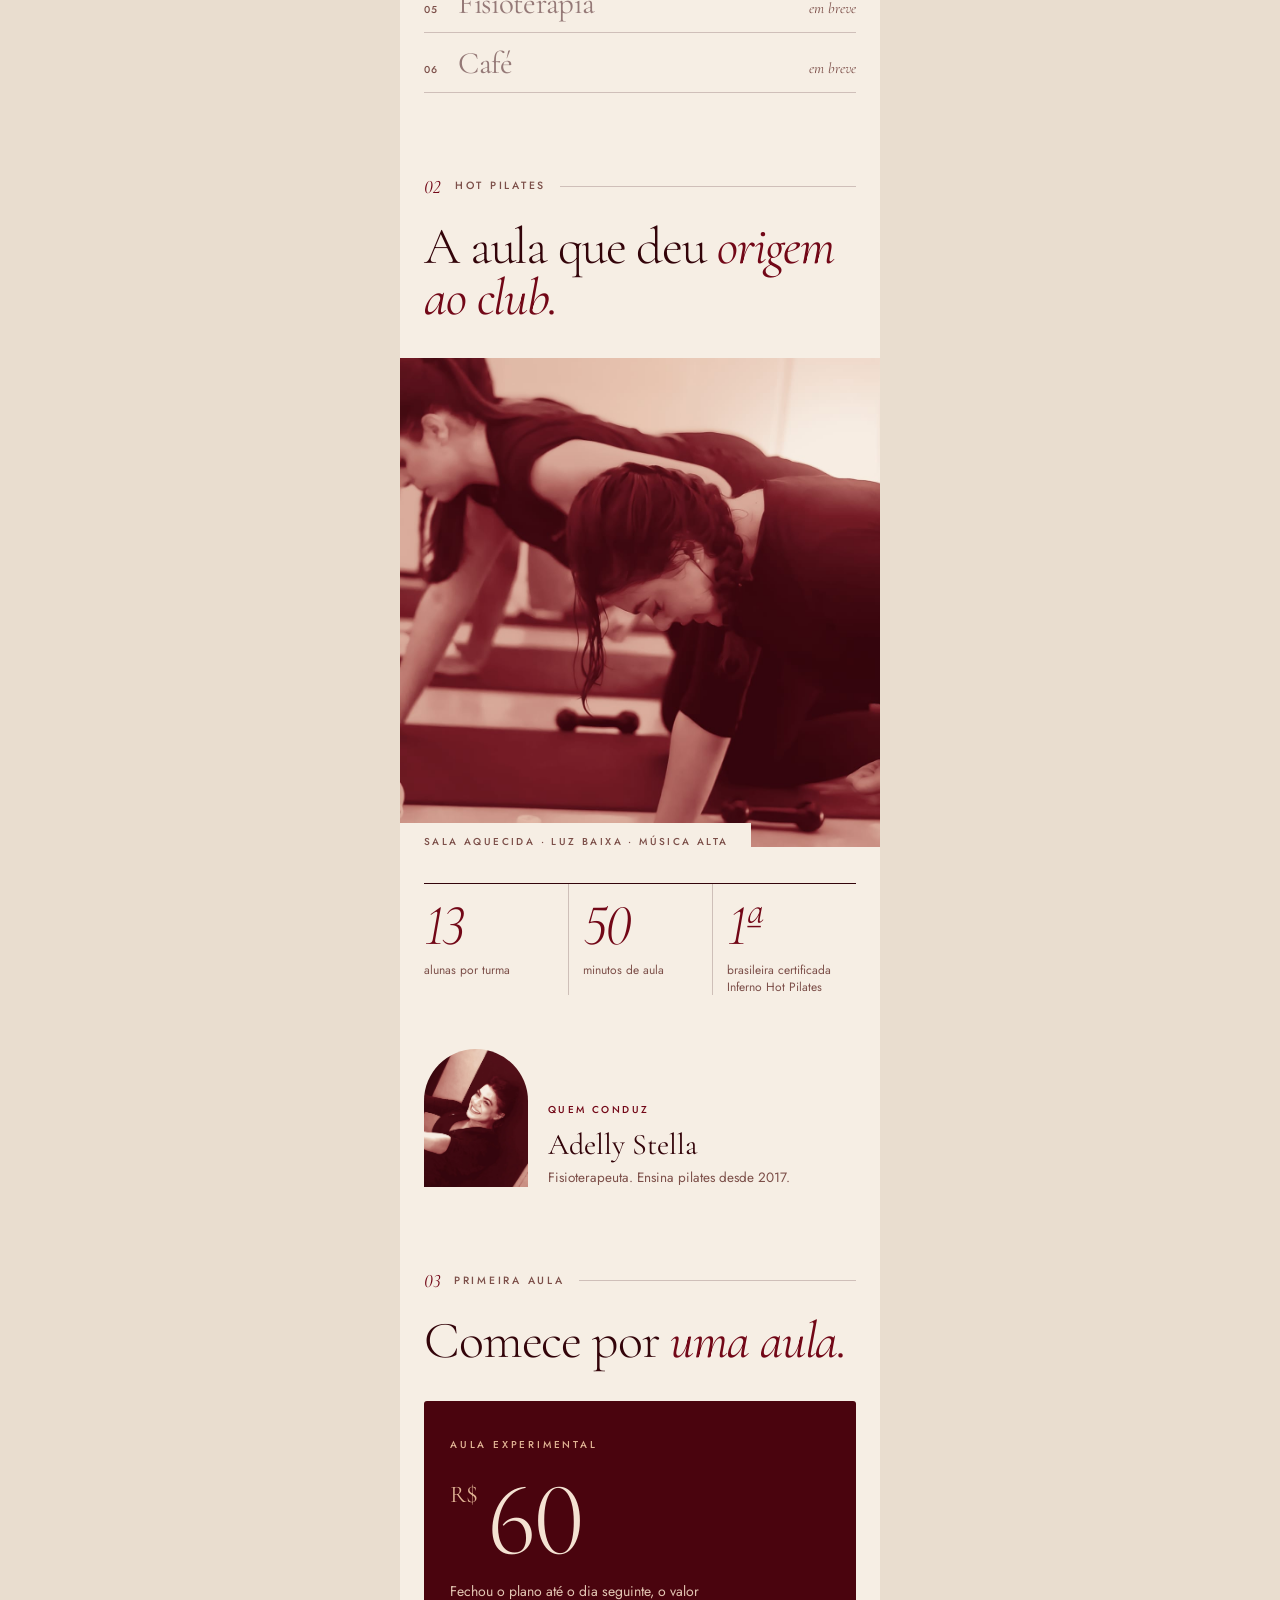
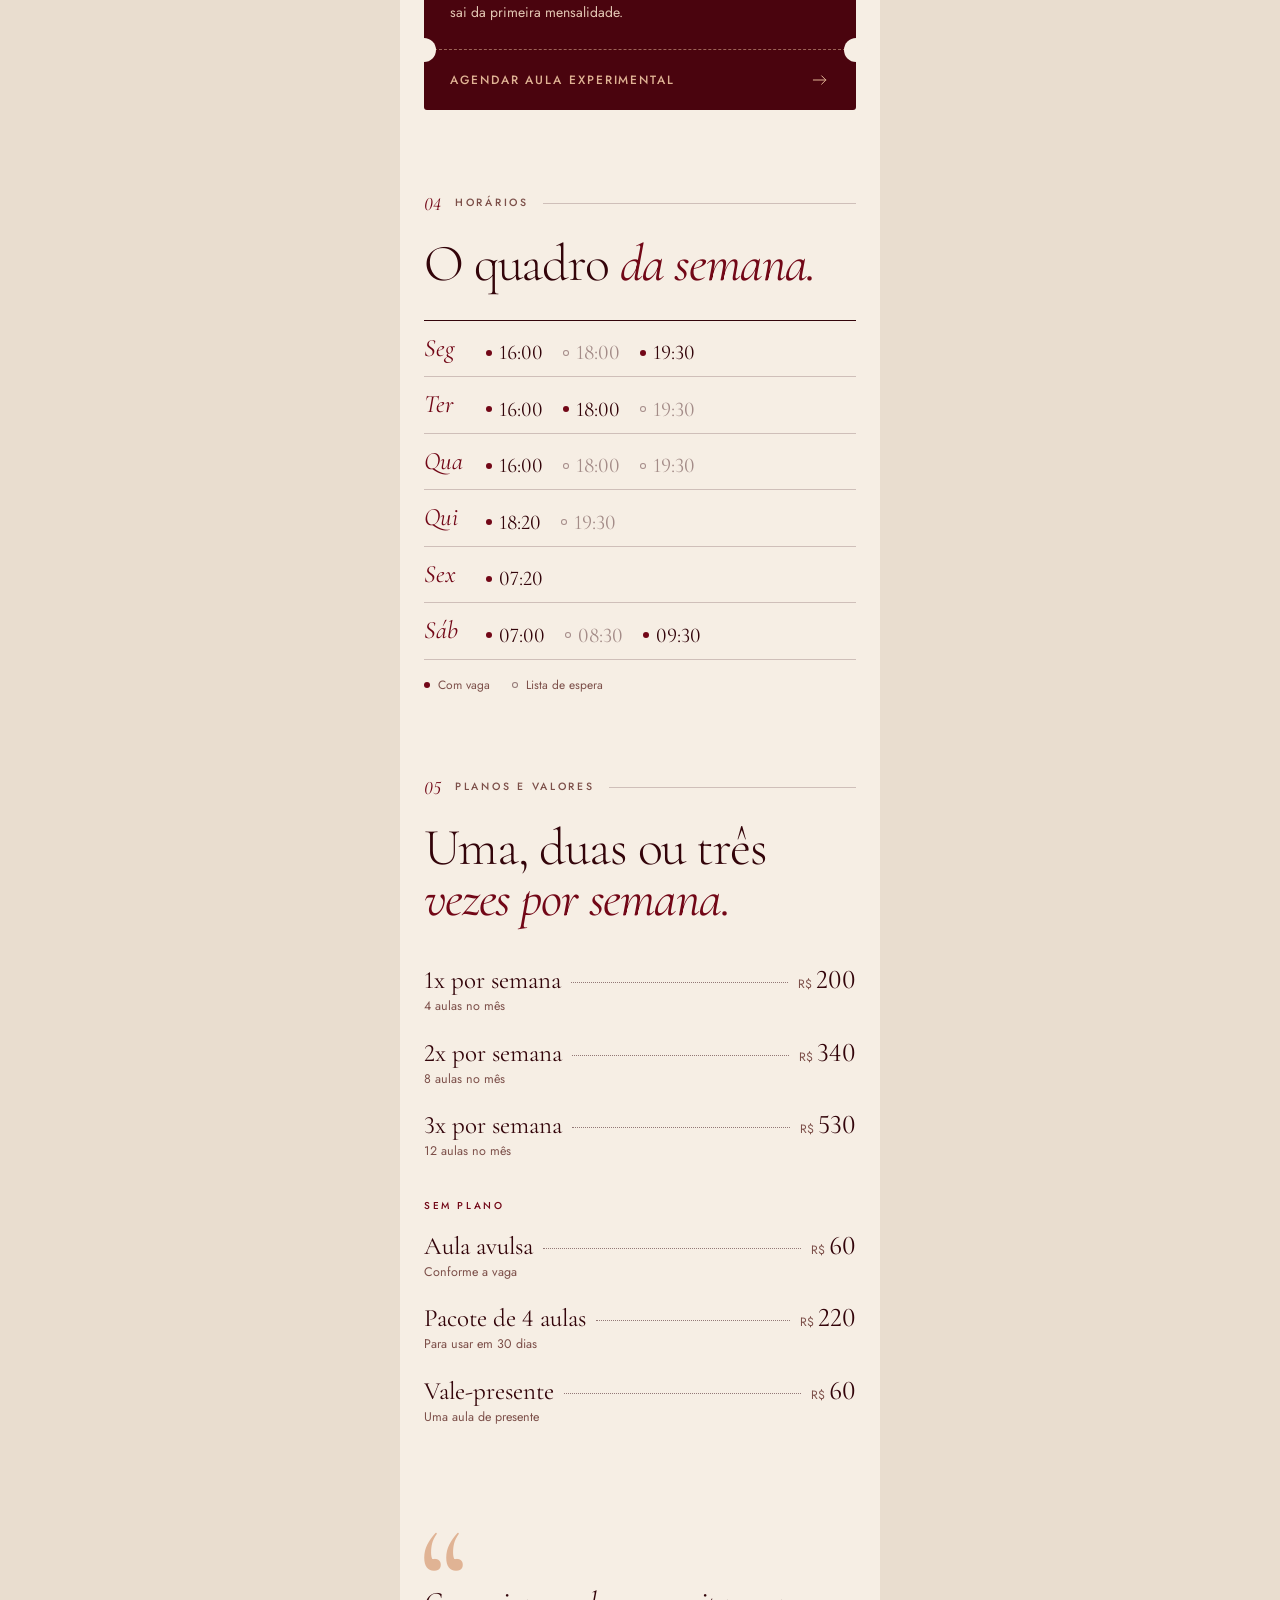
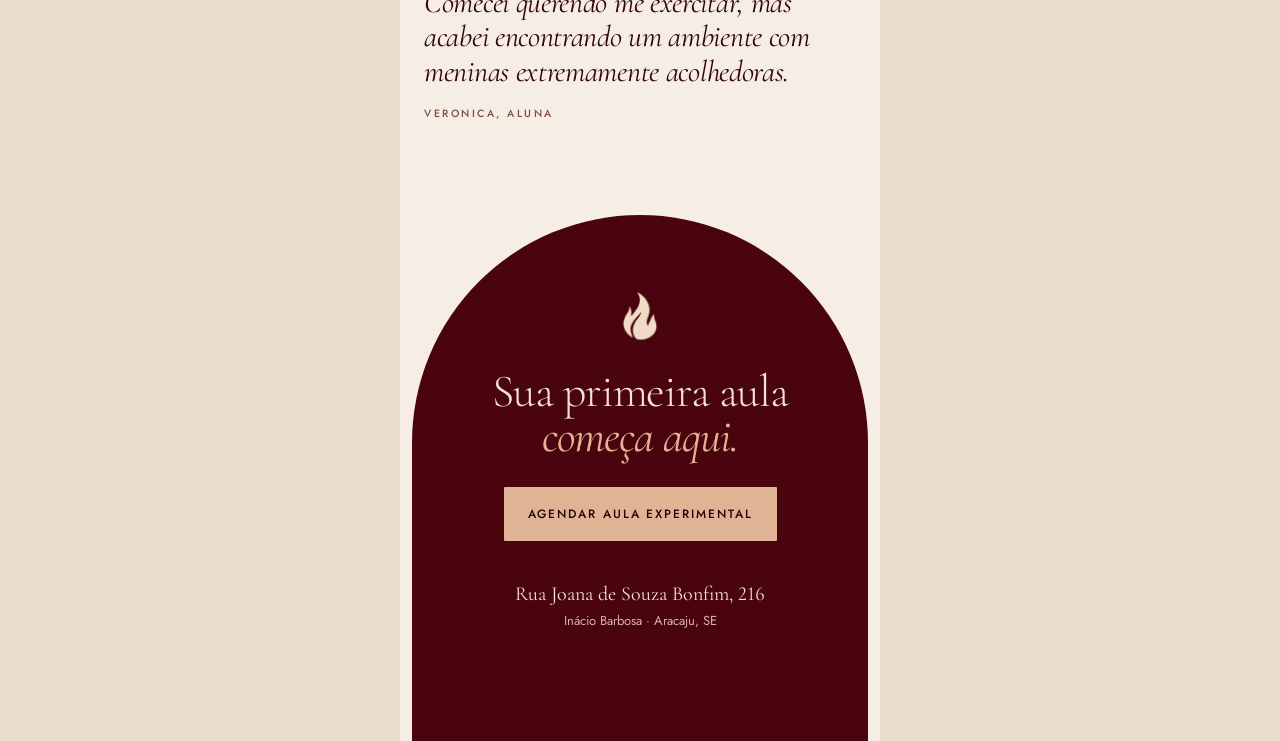
<file: linhas/a.html>
<!doctype html>
<html lang="pt-BR"><head><meta charset="utf-8"><meta name="viewport" content="width=device-width, initial-scale=1, viewport-fit=cover">
<title>Linha A · Editorial · The Hot Wellness Club</title>
<meta name="robots" content="noindex, nofollow"><meta name="theme-color" content="#F6EEE4">
<link rel="icon" href="../img/favicon.png" type="image/png">
<link rel="preconnect" href="https://fonts.googleapis.com"><link rel="preconnect" href="https://fonts.gstatic.com" crossorigin>
<link href="https://fonts.googleapis.com/css2?family=Cormorant+Garamond:ital,wght@0,300;0,400;0,500;1,300;1,400&family=Jost:wght@400;500&display=swap" rel="stylesheet">
<style>
*{box-sizing:border-box;margin:0;padding:0;font-variant-numeric:lining-nums!important}
html{-webkit-text-size-adjust:100%}
body{-webkit-font-smoothing:antialiased;text-rendering:optimizeLegibility;overflow-x:hidden}
img{display:block;max-width:100%}a{color:inherit;text-decoration:none;cursor:pointer}ul,ol{list-style:none}
svg.i{width:24px;height:24px;fill:none;stroke:currentColor;stroke-width:1.2;stroke-linecap:round;stroke-linejoin:round;flex:none}
.troca{position:fixed;left:50%;bottom:14px;transform:translateX(-50%);z-index:90;display:flex;gap:2px;padding:4px;border-radius:999px;background:rgba(20,1,3,.82);backdrop-filter:blur(10px);font:500 11px/1 system-ui,sans-serif;letter-spacing:.08em}
.troca a{display:grid;place-items:center;min-width:34px;height:30px;padding:0 10px;border-radius:999px;color:#EBD3C0;text-decoration:none}.troca a.on{background:#E0B394;color:#210104}

:root{--papel:#F6EEE4;--papel2:#EFE3D5;--tinta:#33040A;--tinta2:#7C4F49;--vinho:#4A040E;--carmim:#720717;--rosa:#AC5D57;--champ:#E0B394;--fio:rgba(51,4,10,.2);--s:'Cormorant Garamond',Georgia,serif;--t:'Jost',system-ui,sans-serif}
body{background:#E9DDCF;color:var(--tinta);font:400 15.5px/1.55 var(--t)}
.pg{max-width:480px;margin:0 auto;background:var(--papel);position:relative;overflow:hidden}
.topo{display:flex;align-items:center;justify-content:space-between;padding:22px 24px 16px}
.topo img{height:21px;width:auto}
.menu{display:flex;align-items:center;gap:10px;font:500 11px/1 var(--t);letter-spacing:.2em;text-transform:uppercase}
.menu i{width:22px;height:7px;border-top:1px solid;border-bottom:1px solid}
.faixa{display:flex;justify-content:space-between;margin:0 24px;padding:9px 0;border-top:1px solid var(--tinta);border-bottom:1px solid var(--fio);font:500 9.5px/1 var(--t);letter-spacing:.26em;text-transform:uppercase;color:var(--tinta2)}
.hero{padding:34px 24px 0}
.kick{display:inline-flex;align-items:center;gap:10px;font:500 10.5px/1 var(--t);letter-spacing:.28em;text-transform:uppercase;color:var(--carmim)}
.kick::before{content:"";width:7px;height:7px;border-radius:50%;background:var(--carmim)}
h1{font:300 clamp(56px,18.2vw,84px)/.88 var(--s);letter-spacing:-.03em;margin-top:22px}
h1 span,h1 em{display:block}
h1 .d1{padding-left:.62em}
h1 em{font-style:italic;font-weight:400;color:var(--carmim);letter-spacing:-.02em}
h1 .d2{padding-left:1.5em}
.sub{margin-top:26px;max-width:21em;color:var(--tinta2);font-size:15.5px}
.acoes{display:flex;align-items:center;gap:20px;margin-top:24px}
.btn{display:inline-flex;align-items:center;gap:14px;height:54px;padding:0 24px;background:var(--vinho);color:#F4E2D2;font:500 12px/1 var(--t);letter-spacing:.16em;text-transform:uppercase;border-radius:1px}
.btn svg{width:18px;height:18px}
.comp{display:grid;grid-template-columns:.52fr 1fr;gap:18px;align-items:end;margin-top:46px}
.lado{display:flex;flex-direction:column;align-items:center;gap:26px;padding-bottom:26px}
.selo{position:relative;width:116px;height:116px;display:grid;place-items:center}
.selo svg{position:absolute;inset:0;width:100%;height:100%;animation:gira 26s linear infinite}
.selo text{font:500 9.4px var(--t);letter-spacing:.2em;fill:var(--carmim)}
.selo img{width:22px;height:auto}
@keyframes gira{to{transform:rotate(360deg)}}
@media(prefers-reduced-motion:reduce){.selo svg{animation:none}}
.lema{writing-mode:vertical-rl;transform:rotate(180deg);font:italic 400 21px/1 var(--s);color:var(--tinta2);white-space:nowrap}
.arco{position:relative;border-radius:999px 999px 0 0;overflow:hidden;aspect-ratio:3/4.5;background:var(--papel2)}
.arco img{width:100%;height:100%;object-fit:cover;object-position:46% 20%}
.sec{padding:84px 24px 0}
.cab{display:flex;align-items:center;gap:14px;font:500 10.5px/1 var(--t);letter-spacing:.26em;text-transform:uppercase;color:var(--tinta2)}
.cab b{font:italic 400 19px/1 var(--s);letter-spacing:0;color:var(--carmim);text-transform:none}
.cab::after{content:"";flex:1;height:1px;background:var(--fio)}
h2{font:300 clamp(38px,11.6vw,52px)/.98 var(--s);letter-spacing:-.022em;margin-top:26px}
h2 em{font-style:italic;font-weight:400;color:var(--carmim)}
.carta{margin-top:30px;border-bottom:1px solid var(--fio)}
.carta li{display:flex;align-items:baseline;gap:14px;padding:15px 0 13px;border-top:1px solid var(--fio)}
.carta .n{font:500 10px/1 var(--t);letter-spacing:.14em;color:var(--tinta2);width:20px}
.carta b{font:400 31px/1 var(--s);letter-spacing:-.01em;color:rgba(51,4,10,.5)}
.carta i{margin-left:auto;font:italic 400 15px/1 var(--s);color:var(--tinta2)}
.carta .on b{color:var(--tinta)}
.carta .on i{font:500 10px/1 var(--t);font-style:normal;letter-spacing:.2em;text-transform:uppercase;color:var(--carmim);display:flex;align-items:center;gap:8px}
.carta .on i svg{width:16px;height:16px}
.sangra{position:relative;margin:34px -24px 0}
.sangra img{width:100%;aspect-ratio:1/1.02;object-fit:cover;object-position:50% 30%}
.sangra figcaption{position:absolute;left:0;bottom:0;background:var(--papel);padding:14px 22px 0 24px;font:500 10px/1 var(--t);letter-spacing:.24em;text-transform:uppercase;color:var(--tinta2)}
.texto{margin-top:20px;max-width:21em;color:var(--tinta2)}
.fatos{display:grid;grid-template-columns:repeat(3,1fr);margin-top:36px;border-top:1px solid var(--tinta)}
.fatos div{padding:16px 10px 0 0}
.fatos div+div{padding-left:14px;border-left:1px solid var(--fio)}
.fatos b{display:block;font:italic 300 58px/.9 var(--s);color:var(--carmim);letter-spacing:-.03em}
.fatos span{display:block;margin-top:10px;font-size:12px;line-height:1.35;color:var(--tinta2)}
.quem{display:grid;grid-template-columns:104px 1fr;gap:20px;align-items:end;margin-top:54px}
.quem .arco{aspect-ratio:3/4}
.quem .arco img{object-position:64% 30%}
.quem small{font:500 10px/1 var(--t);letter-spacing:.24em;text-transform:uppercase;color:var(--carmim)}
.quem h3{font:400 30px/1 var(--s);margin:10px 0 8px}
.quem p{font-size:13.5px;line-height:1.45;color:var(--tinta2)}
.bilhete{display:block;position:relative;margin-top:34px;background:var(--vinho);color:#F4E2D2;border-radius:3px}
.bilhete .cima{padding:30px 26px 26px}
.bilhete small{font:500 10px/1 var(--t);letter-spacing:.28em;text-transform:uppercase;color:var(--champ)}
.bilhete .v{display:flex;align-items:flex-start;gap:8px;font:300 104px/.84 var(--s);letter-spacing:-.04em;margin:22px 0 16px}
.bilhete .v sup{font:400 24px/1.5 var(--s);letter-spacing:0;color:var(--champ)}
.bilhete p{font-size:14px;line-height:1.5;color:#E3C6B3;max-width:19em}
.bilhete .corte{position:relative;border-top:1.5px dashed rgba(224,179,148,.55)}
.bilhete .corte::before,.bilhete .corte::after{content:"";position:absolute;top:-12px;width:24px;height:24px;border-radius:50%;background:var(--papel)}
.bilhete .corte::before{left:-12px}.bilhete .corte::after{right:-12px}
.bilhete .baixo{display:flex;align-items:center;justify-content:space-between;padding:20px 26px;font:500 12px/1 var(--t);letter-spacing:.16em;text-transform:uppercase;color:var(--champ)}
.bilhete .baixo svg{width:20px;height:20px}
.quadro{margin-top:30px;border-top:1px solid var(--tinta)}
.quadro li{display:grid;grid-template-columns:62px 1fr;align-items:baseline;padding:15px 0 13px;border-bottom:1px solid var(--fio)}
.quadro b{font:italic 400 25px/1 var(--s);color:var(--carmim)}
.quadro div{display:flex;flex-wrap:wrap;gap:6px 20px;font:400 21px/1 var(--s)}
.quadro span{display:inline-flex;align-items:center;gap:7px}
.quadro span::before{content:"";width:6px;height:6px;border-radius:50%;background:var(--carmim)}
.quadro span.ch{color:rgba(51,4,10,.42)}
.quadro span.ch::before{background:none;box-shadow:inset 0 0 0 1px rgba(51,4,10,.42)}
.legenda{display:flex;gap:22px;margin-top:16px;font-size:12px;color:var(--tinta2)}
.legenda span{display:inline-flex;align-items:center;gap:8px}
.legenda span::before{content:"";width:6px;height:6px;border-radius:50%;background:var(--carmim)}
.legenda span+span::before{background:none;box-shadow:inset 0 0 0 1px rgba(51,4,10,.5)}
.precos{margin-top:28px}
.precos li{display:flex;align-items:baseline;gap:10px;padding:13px 0}
.precos b{font:400 25px/1 var(--s)}
.precos b small{display:block;font:400 12.5px/1 var(--t);color:var(--tinta2);margin-top:7px}
.precos i{flex:1;border-bottom:1px dotted rgba(51,4,10,.5);transform:translateY(-5px)}
.precos em{font:400 27px/1 var(--s);font-style:normal;white-space:nowrap}
.precos em small{font:400 12px/1 var(--t);color:var(--tinta2)}
.rot2{margin-top:30px;font:500 10px/1 var(--t);letter-spacing:.26em;text-transform:uppercase;color:var(--carmim)}
.rot2+.precos{margin-top:8px}
.depo{position:relative;padding-top:150px}
.depo::before{content:"“";position:absolute;left:18px;top:84px;font:400 150px/.8 var(--s);color:var(--champ)}
.depo blockquote{position:relative;font:italic 400 30px/1.14 var(--s);letter-spacing:-.01em}
.depo cite{display:block;margin-top:20px;font:500 10.5px/1 var(--t);font-style:normal;letter-spacing:.24em;text-transform:uppercase;color:var(--tinta2)}
.fecho{margin:96px 12px 0;padding:74px 22px 110px;background:var(--vinho);color:#F4E2D2;text-align:center;border-radius:999px 999px 0 0}
.fecho img{height:54px;width:auto;margin:0 auto 26px}
.fecho h2{color:#F4E2D2;margin:0;font-size:clamp(34px,10.4vw,46px)}
.fecho h2 em{color:var(--champ)}
.fecho .btn{margin-top:28px;background:var(--champ);color:#210104}
.fecho p{margin-top:40px;font:400 20px/1.3 var(--s)}
.fecho p small{display:block;font:400 13px/1.5 var(--t);color:#D6B3A0;margin-top:4px}

</style></head><body>
<div class="pg">
<header class="topo"><img src="../img/logo-nome-vinho.png" alt="The Hot Wellness Club" width="1606" height="306"><span class="menu">Menu<i></i></span></header>
<p class="faixa"><span>Wellness club</span><span>Aracaju · SE</span><span>2026</span></p>
<section class="hero">
  <p class="kick">Novo em Aracaju</p>
  <h1><span>Aracaju</span><span class="d1">ganhou um</span><em>wellness</em><em class="d2">club.</em></h1>
  <p class="sub">Um endereço para treinar, cuidar do corpo e ficar mais um pouco. Começa pelo hot pilates.</p>
  <div class="acoes"><a class="btn">Agendar aula experimental <svg class="i" viewBox="0 0 24 24" aria-hidden="true"><path d="M4 12h15M14 7l5 5-5 5"/></svg></a></div>
  <div class="comp">
    <div class="lado">
      <a class="selo" aria-label="Aula experimental por R$ 60"><svg viewBox="0 0 120 120" aria-hidden="true"><defs><path id="c" d="M60,60 m-47,0 a47,47 0 1,1 94,0 a47,47 0 1,1 -94,0"/></defs><text><textPath href="#c" textLength="290">AULA EXPERIMENTAL · R$ 60 · AULA EXPERIMENTAL · R$ 60 · </textPath></text></svg><img src="../img/logo-chama-vinho.png" alt="" width="336" height="459"></a>
      <span class="lema">Corpo forte, mente leve.</span>
    </div>
    <figure class="arco"><img src="img/pose-claro.jpg" alt="Aluna em alongamento na sala aquecida"></figure>
  </div>
</section>
<section class="sec">
  <p class="cab"><b>01</b>O club</p>
  <h2>Tudo no <em>mesmo endereço.</em></h2>
  <ol class="carta"><li class="on"><span class="n">01</span><b>Hot Pilates</b><i>Aulas abertas <svg class="i" viewBox="0 0 24 24" aria-hidden="true"><path d="M4 12h15M14 7l5 5-5 5"/></svg></i></li><li><span class="n">02</span><b>Pilates</b><i>em breve</i></li><li><span class="n">03</span><b>Recovery</b><i>em breve</i></li><li><span class="n">04</span><b>Massagem</b><i>em breve</i></li><li><span class="n">05</span><b>Fisioterapia</b><i>em breve</i></li><li><span class="n">06</span><b>Café</b><i>em breve</i></li></ol>
</section>
<section class="sec">
  <p class="cab"><b>02</b>Hot Pilates</p>
  <h2>A aula que deu <em>origem ao club.</em></h2>
  <figure class="sangra"><img src="img/prancha-claro.jpg" alt="Alunas em prancha na sala aquecida" loading="lazy"><figcaption>Sala aquecida · luz baixa · música alta</figcaption></figure>
  <div class="fatos"><div><b>13</b><span>alunas por turma</span></div><div><b>50</b><span>minutos de aula</span></div><div><b>1ª</b><span>brasileira certificada Inferno Hot Pilates</span></div></div>
  <div class="quem"><figure class="arco"><img src="img/adelly-claro.jpg" alt="Adelly Stella" loading="lazy"></figure><div><small>Quem conduz</small><h3>Adelly Stella</h3><p>Fisioterapeuta. Ensina pilates desde 2017.</p></div></div>
</section>
<section class="sec">
  <p class="cab"><b>03</b>Primeira aula</p>
  <h2>Comece por <em>uma aula.</em></h2>
  <a class="bilhete"><div class="cima"><small>Aula experimental</small><div class="v"><sup>R$</sup>60</div><p>Fechou o plano até o dia seguinte, o valor sai da primeira mensalidade.</p></div><div class="corte"></div><div class="baixo"><span>Agendar aula experimental</span><svg class="i" viewBox="0 0 24 24" aria-hidden="true"><path d="M4 12h15M14 7l5 5-5 5"/></svg></div></a>
</section>
<section class="sec">
  <p class="cab"><b>04</b>Horários</p>
  <h2>O quadro <em>da semana.</em></h2>
  <ul class="quadro"><li><b>Seg</b><div><span>16:00</span><span class="ch">18:00</span><span>19:30</span></div></li><li><b>Ter</b><div><span>16:00</span><span>18:00</span><span class="ch">19:30</span></div></li><li><b>Qua</b><div><span>16:00</span><span class="ch">18:00</span><span class="ch">19:30</span></div></li><li><b>Qui</b><div><span>18:20</span><span class="ch">19:30</span></div></li><li><b>Sex</b><div><span>07:20</span></div></li><li><b>Sáb</b><div><span>07:00</span><span class="ch">08:30</span><span>09:30</span></div></li></ul>
  <p class="legenda"><span>Com vaga</span><span>Lista de espera</span></p>
</section>
<section class="sec">
  <p class="cab"><b>05</b>Planos e valores</p>
  <h2>Uma, duas ou três <em>vezes por semana.</em></h2>
  <ul class="precos"><li><b>1x por semana<small>4 aulas no mês</small></b><i></i><em><small>R$ </small>200</em></li><li><b>2x por semana<small>8 aulas no mês</small></b><i></i><em><small>R$ </small>340</em></li><li><b>3x por semana<small>12 aulas no mês</small></b><i></i><em><small>R$ </small>530</em></li></ul>
  <p class="rot2">Sem plano</p>
  <ul class="precos"><li><b>Aula avulsa<small>Conforme a vaga</small></b><i></i><em><small>R$ </small>60</em></li><li><b>Pacote de 4 aulas<small>Para usar em 30 dias</small></b><i></i><em><small>R$ </small>220</em></li><li><b>Vale-presente<small>Uma aula de presente</small></b><i></i><em><small>R$ </small>60</em></li></ul>
</section>
<section class="sec depo">
  <blockquote>Comecei querendo me exercitar, mas acabei encontrando um ambiente com meninas extremamente acolhedoras.</blockquote><cite>Veronica, aluna</cite>
</section>
<section class="fecho">
  <img src="../img/logo-chama.png" alt="" width="336" height="459">
  <h2>Sua primeira aula <em>começa aqui.</em></h2>
  <a class="btn">Agendar aula experimental</a>
  <p>Rua Joana de Souza Bonfim, 216<small>Inácio Barbosa · Aracaju, SE</small></p>
</section>
</div>
<nav class="troca" aria-label="Trocar de linha"><a href="./">3 linhas</a><a href="a.html" class="on">A</a><a href="b.html">B</a><a href="c.html">C</a></nav>
</body></html>
</file>
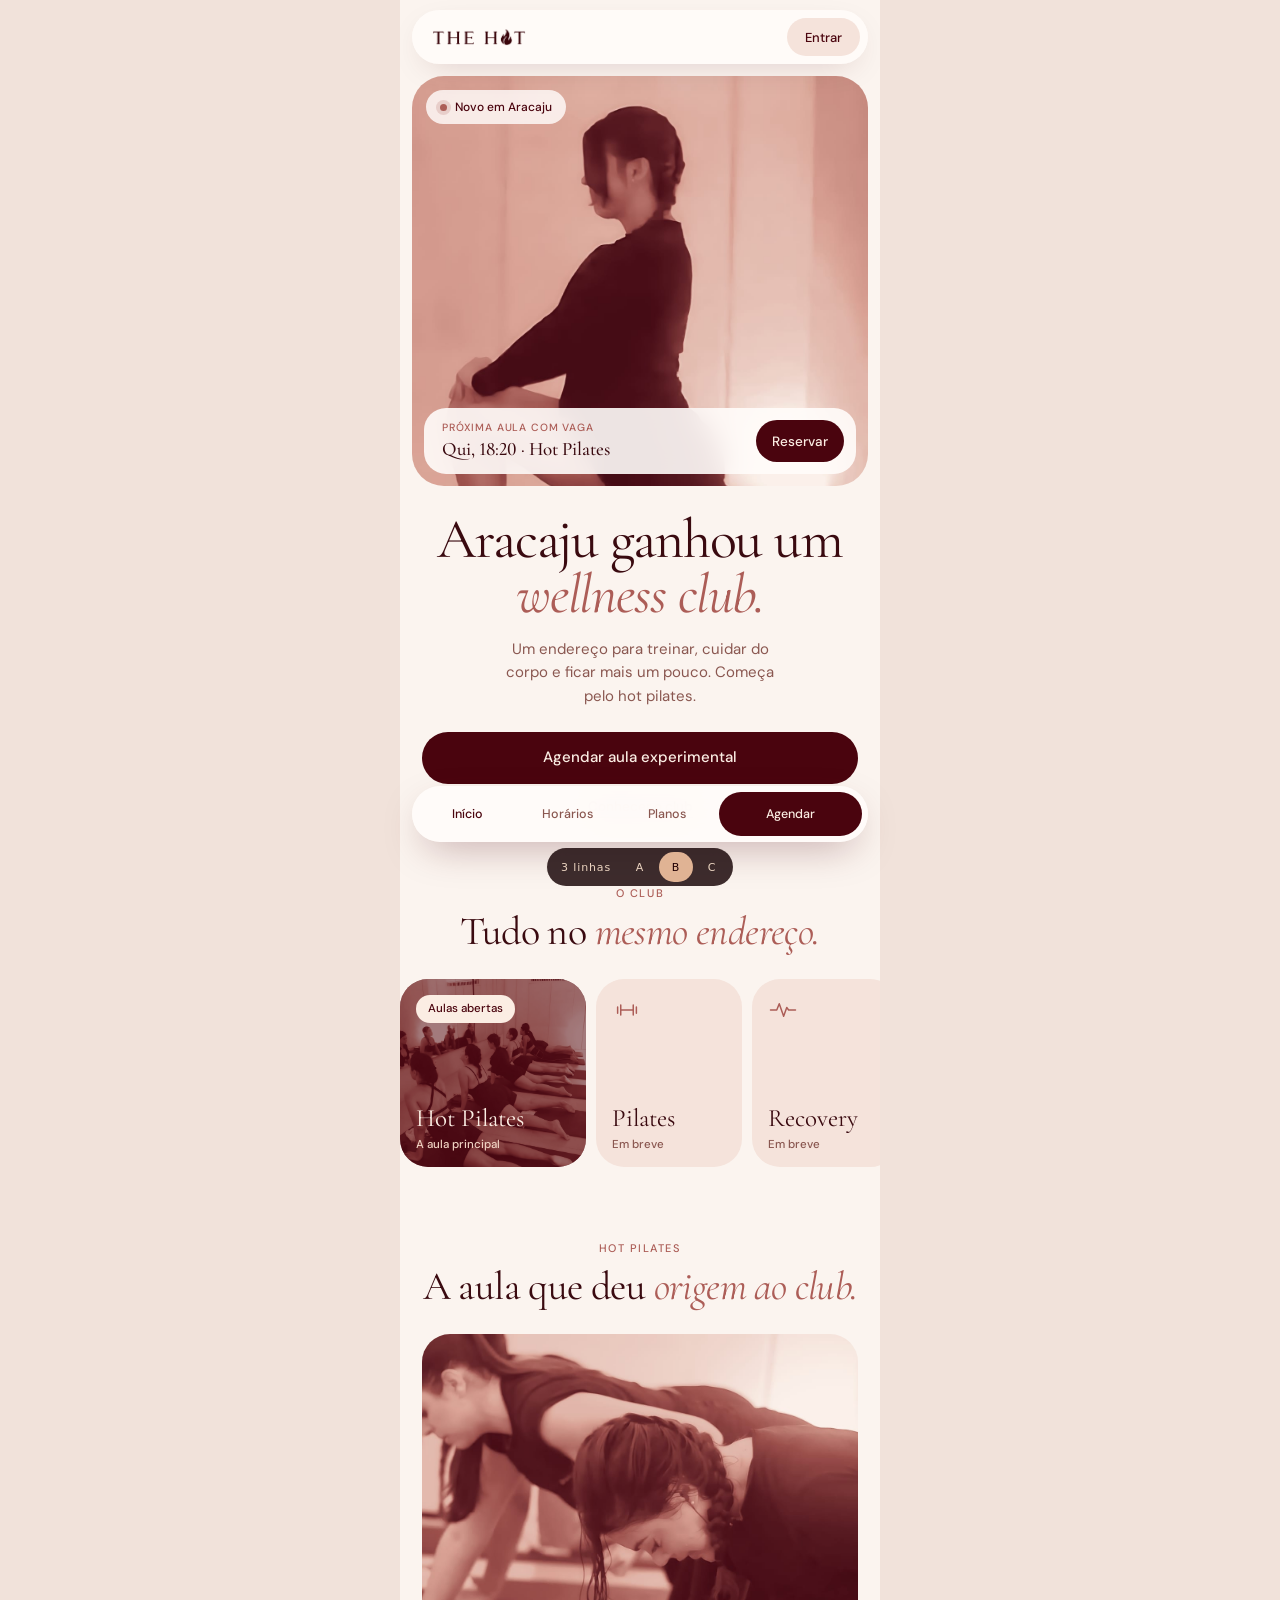
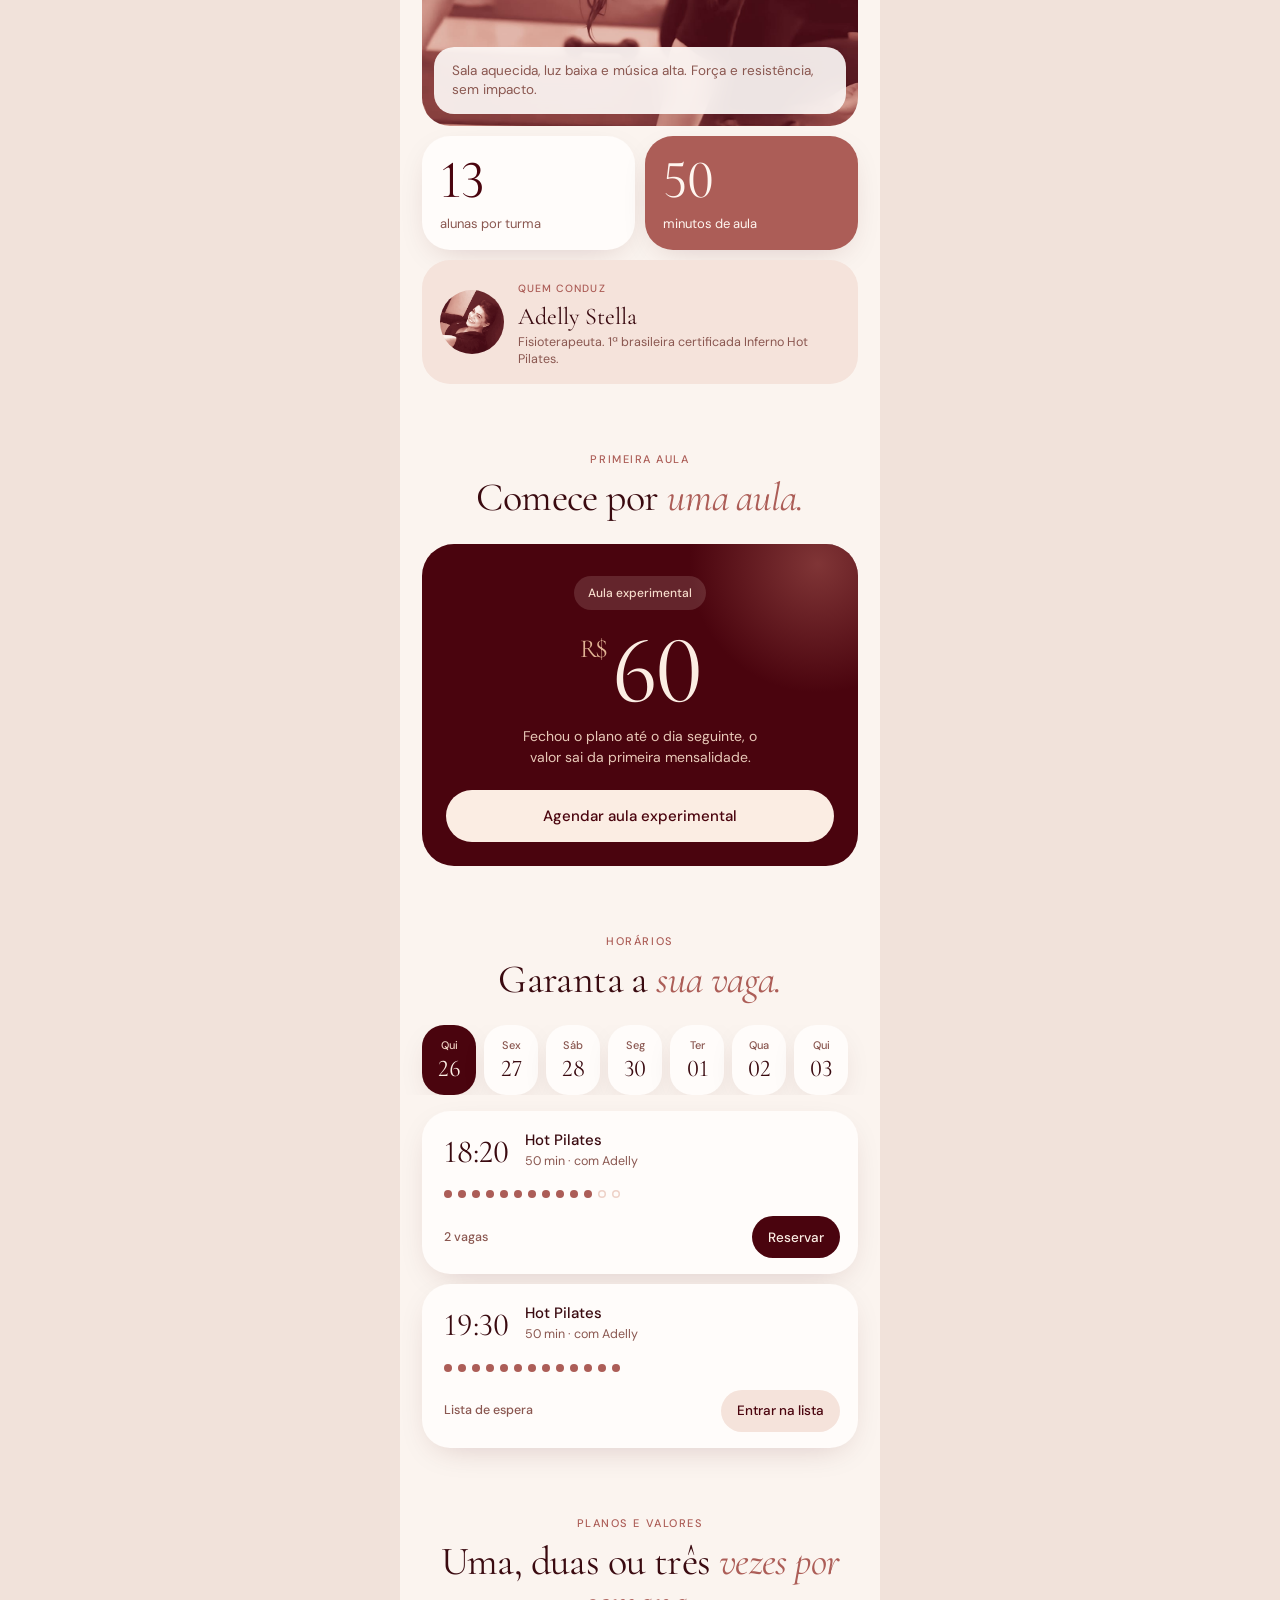
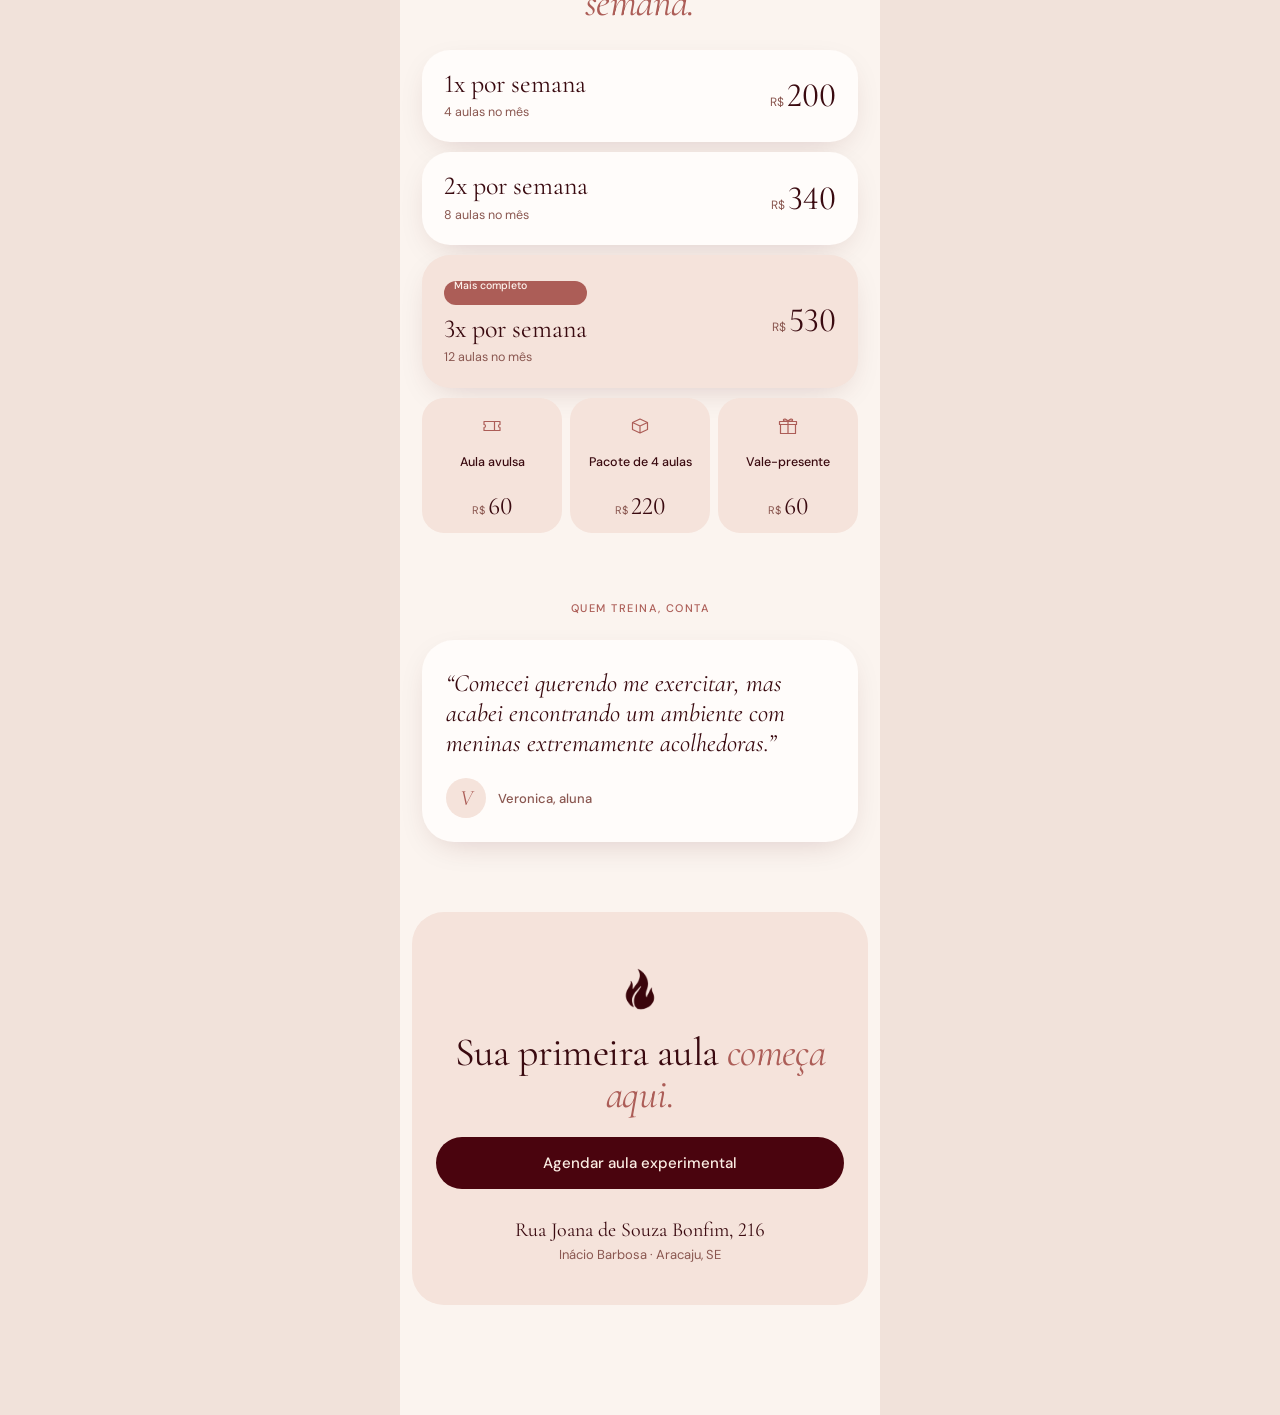
<file: linhas/b.html>
<!doctype html>
<html lang="pt-BR"><head><meta charset="utf-8"><meta name="viewport" content="width=device-width, initial-scale=1, viewport-fit=cover">
<title>Linha B · Suave · The Hot Wellness Club</title>
<meta name="robots" content="noindex, nofollow"><meta name="theme-color" content="#FBF4EF">
<link rel="icon" href="../img/favicon.png" type="image/png">
<link rel="preconnect" href="https://fonts.googleapis.com"><link rel="preconnect" href="https://fonts.gstatic.com" crossorigin>
<link href="https://fonts.googleapis.com/css2?family=Cormorant+Garamond:ital,wght@0,400;0,500;1,400&family=DM+Sans:wght@400;500&display=swap" rel="stylesheet">
<style>
*{box-sizing:border-box;margin:0;padding:0;font-variant-numeric:lining-nums!important}
html{-webkit-text-size-adjust:100%}
body{-webkit-font-smoothing:antialiased;text-rendering:optimizeLegibility;overflow-x:hidden}
img{display:block;max-width:100%}a{color:inherit;text-decoration:none;cursor:pointer}ul,ol{list-style:none}
svg.i{width:24px;height:24px;fill:none;stroke:currentColor;stroke-width:1.2;stroke-linecap:round;stroke-linejoin:round;flex:none}
.troca{position:fixed;left:50%;bottom:14px;transform:translateX(-50%);z-index:90;display:flex;gap:2px;padding:4px;border-radius:999px;background:rgba(20,1,3,.82);backdrop-filter:blur(10px);font:500 11px/1 system-ui,sans-serif;letter-spacing:.08em}
.troca a{display:grid;place-items:center;min-width:34px;height:30px;padding:0 10px;border-radius:999px;color:#EBD3C0;text-decoration:none}.troca a.on{background:#E0B394;color:#210104}

:root{--bg:#FBF4EF;--blush:#F5E3DB;--blush2:#EED2C8;--branco:#FFFCFA;--tinta:#3A0A10;--tinta2:#8A5750;--vinho:#4A040E;--carmim:#720717;--rosa:#AC5D57;--champ:#E0B394;--s:'Cormorant Garamond',Georgia,serif;--t:'DM Sans',system-ui,sans-serif;--r:28px;--sombra:0 10px 34px -14px rgba(74,4,14,.22)}
body{background:#F1E2DA;color:var(--tinta);font:400 15px/1.55 var(--t)}
.pg{max-width:480px;margin:0 auto;background:var(--bg);position:relative;overflow:hidden;padding-bottom:110px}
.topo{position:sticky;top:10px;z-index:20;display:flex;align-items:center;justify-content:space-between;margin:10px 12px 0;padding:0 8px 0 20px;height:54px;border-radius:999px;background:rgba(255,252,250,.86);backdrop-filter:blur(14px);box-shadow:var(--sombra)}
.topo img{height:18px;width:auto}
.topo a{display:grid;place-items:center;height:38px;padding:0 18px;border-radius:999px;background:var(--blush);font:500 13px/1 var(--t);color:var(--vinho)}
.capa{position:relative;margin:12px 12px 0;border-radius:32px;overflow:hidden;aspect-ratio:1/.9}
.capa img{width:100%;height:100%;object-fit:cover;object-position:40% 9%}
.chip{display:inline-flex;align-items:center;gap:8px;height:34px;padding:0 14px;border-radius:999px;font:500 12px/1 var(--t)}
.capa .chip{position:absolute;left:14px;top:14px;background:rgba(255,252,250,.82);backdrop-filter:blur(10px);color:var(--vinho)}
.chip i{width:7px;height:7px;border-radius:50%;background:var(--rosa);box-shadow:0 0 0 4px rgba(172,93,87,.2)}
.prox{position:absolute;right:12px;bottom:12px;left:12px;display:flex;align-items:center;gap:12px;padding:12px 12px 12px 18px;border-radius:22px;background:rgba(255,252,250,.9);backdrop-filter:blur(12px)}
.prox div{flex:1}
.prox small{display:block;font:500 10.5px/1 var(--t);letter-spacing:.08em;text-transform:uppercase;color:var(--rosa)}
.prox b{display:block;font:500 19px/1.1 var(--s);margin-top:5px;white-space:nowrap}
.pil{display:inline-flex;align-items:center;justify-content:center;gap:10px;height:52px;padding:0 26px;border-radius:999px;background:var(--vinho);color:#FBEDE3;font:500 15px/1 var(--t)}
.pil.p{height:42px;padding:0 16px;font-size:13.5px;white-space:nowrap}
.pil svg{width:18px;height:18px}
.hero{padding:26px 22px 0;text-align:center}
h1{font:400 clamp(42px,12.6vw,56px)/.98 var(--s);letter-spacing:-.02em}
h1 em{font-style:italic;color:var(--rosa)}
.sub{margin:16px auto 0;max-width:20em;color:var(--tinta2)}
.hero .pil{margin-top:24px;width:100%}
.hero .lk{display:inline-block;margin-top:16px;font:500 13.5px/1 var(--t);color:var(--rosa);border-bottom:1px solid rgba(172,93,87,.4);padding-bottom:4px}
.sec{padding:70px 22px 0}
.rot{font:500 11px/1 var(--t);letter-spacing:.14em;text-transform:uppercase;color:var(--rosa);text-align:center}
h2{font:400 clamp(32px,9.4vw,40px)/1.04 var(--s);letter-spacing:-.015em;text-align:center;margin-top:12px}
h2 em{font-style:italic;color:var(--rosa)}
.trilho{display:flex;gap:10px;margin:26px -22px 0;padding:0 22px 6px;overflow-x:auto;scroll-snap-type:x mandatory;scrollbar-width:none}
.trilho::-webkit-scrollbar{display:none}
.tile{position:relative;flex:0 0 146px;height:188px;border-radius:var(--r);background:var(--blush);padding:16px;display:flex;flex-direction:column;justify-content:space-between;scroll-snap-align:start;overflow:hidden}
.tile svg.i{width:30px;height:30px;color:var(--rosa)}
.tile b{font:400 25px/1.05 var(--s)}
.tile small{display:block;margin-top:6px;font:500 11.5px/1 var(--t);color:var(--tinta2)}
.tile.on{flex-basis:186px;background:var(--vinho);color:#FBEDE3}
.tile.on img{position:absolute;inset:0;width:100%;height:100%;object-fit:cover;opacity:.5}
.tile.on>*{position:relative}
.tile.on .chip{align-self:flex-start;height:28px;padding:0 12px;background:#FBEDE3;color:var(--vinho);font-size:11.5px}
.tile.on small{color:#EFD2C2}
.bento{display:grid;grid-template-columns:1fr 1fr;gap:10px;margin-top:26px}
.bento>*{border-radius:var(--r);overflow:hidden}
.b-foto{grid-column:1/-1;position:relative;aspect-ratio:1/.9}
.b-foto img{width:100%;height:100%;object-fit:cover;object-position:50% 30%}
.b-foto p{position:absolute;left:12px;right:12px;bottom:12px;padding:14px 18px;border-radius:20px;background:rgba(255,252,250,.9);backdrop-filter:blur(12px);font-size:13.5px;line-height:1.45;color:var(--tinta2)}
.b-n{padding:20px 18px 18px;background:var(--branco);box-shadow:var(--sombra)}
.b-n b{display:block;font:400 54px/.9 var(--s);color:var(--vinho)}
.b-n span{display:block;margin-top:10px;font-size:13px;line-height:1.35;color:var(--tinta2)}
.b-n.rosa{background:var(--rosa)}.b-n.rosa b,.b-n.rosa span{color:#FFF6F0}
.b-q{grid-column:1/-1;display:flex;align-items:center;gap:14px;padding:16px 18px;background:var(--blush)}
.b-q img{width:64px;height:64px;border-radius:50%;object-fit:cover;object-position:64% 32%;flex:none}
.b-q small{font:500 10.5px/1 var(--t);letter-spacing:.1em;text-transform:uppercase;color:var(--rosa)}
.b-q b{display:block;font:400 24px/1.1 var(--s);margin:5px 0 3px}
.b-q span{font-size:12.5px;line-height:1.35;color:var(--tinta2);display:block}
.oferta{position:relative;margin-top:26px;padding:32px 24px 24px;border-radius:32px;background:var(--vinho);color:#FBEDE3;text-align:center;overflow:hidden}
.oferta::before{content:"";position:absolute;width:260px;height:260px;border-radius:50%;right:-90px;top:-110px;background:radial-gradient(circle,rgba(172,93,87,.55),transparent 70%)}
.oferta>*{position:relative}
.oferta .chip{background:rgba(251,237,227,.14);color:#F6DCCB}
.oferta .v{font:400 96px/.9 var(--s);letter-spacing:-.03em;margin:18px 0 12px}
.oferta .v sup{font-size:26px;vertical-align:top;line-height:1.6;margin-right:6px;color:var(--champ)}
.oferta p{font-size:14px;line-height:1.5;color:#E8C9B8;max-width:18em;margin:0 auto}
.oferta .pil{margin-top:22px;width:100%;background:#FBEDE3;color:var(--vinho)}
.dias{display:flex;gap:8px;margin:24px -22px 0;padding:0 22px;overflow-x:auto;scrollbar-width:none}
.dias::-webkit-scrollbar{display:none}
.dias span{flex:0 0 54px;height:70px;border-radius:22px;background:var(--branco);box-shadow:var(--sombra);display:flex;flex-direction:column;align-items:center;justify-content:center;gap:6px;font:500 11px/1 var(--t);color:var(--tinta2)}
.dias span b{font:400 24px/1 var(--s);color:var(--tinta)}
.dias span.on{background:var(--vinho);color:#EFD2C2}.dias span.on b{color:#FBEDE3}
.aulas{display:grid;gap:10px;margin-top:16px}
.aula{display:grid;grid-template-columns:auto 1fr;gap:4px 16px;align-items:center;padding:20px 18px 16px 22px;border-radius:var(--r);background:var(--branco);box-shadow:var(--sombra)}
.aula .h{font:400 32px/1 var(--s)}
.aula .n b{display:block;font:500 15px/1.2 var(--t);white-space:nowrap}
.aula .n span{font-size:12.5px;color:var(--tinta2)}
.aula .pts{grid-column:1/-1;display:flex;align-items:center;gap:6px;margin-top:14px}
.aula .pe{grid-column:1/-1;display:flex;align-items:center;justify-content:space-between;margin-top:14px}
.aula .pts i{width:8px;height:8px;border-radius:50%;background:var(--rosa)}
.aula .pts i.l{background:none;box-shadow:inset 0 0 0 1.5px var(--blush2)}
.aula .pe em{font:500 12.5px/1 var(--t);font-style:normal;color:var(--tinta2)}
.aula.ch .pil{background:var(--blush);color:var(--vinho)}
.planos{display:grid;gap:10px;margin-top:26px}
.plano{display:flex;align-items:center;justify-content:space-between;gap:12px;padding:20px 22px;border-radius:var(--r);background:var(--branco);box-shadow:var(--sombra)}
.plano b{display:block;font:400 26px/1.05 var(--s)}
.plano span{display:block;margin-top:6px;font-size:12.5px;color:var(--tinta2)}
.plano em{font:400 34px/1 var(--s);font-style:normal;white-space:nowrap}
.plano em small{font:400 12px/1 var(--t);color:var(--tinta2)}
.plano.d{background:var(--blush)}
.plano.d .chip{height:24px;padding:0 10px;margin-bottom:10px;background:var(--rosa);color:#FFF6F0;font-size:10.5px}
.trio{display:grid;grid-template-columns:repeat(3,1fr);gap:8px;margin-top:10px}
.trio div{padding:16px 12px 14px;border-radius:22px;background:var(--blush);text-align:center}
.trio svg.i{color:var(--rosa);margin:0 auto 10px}
.trio b{display:block;font:500 12.5px/1.25 var(--t);min-height:2.5em}
.trio em{display:block;font:400 25px/1 var(--s);font-style:normal;margin-top:8px}
.trio em small{font:400 11px/1 var(--t);color:var(--tinta2)}
.depo{margin-top:26px;padding:28px 24px 24px;border-radius:32px;background:var(--branco);box-shadow:var(--sombra)}
.depo blockquote{font:italic 400 25px/1.2 var(--s)}
.depo cite{display:flex;align-items:center;gap:12px;margin-top:20px;font:500 13px/1 var(--t);font-style:normal;color:var(--tinta2)}
.depo cite i{display:grid;place-items:center;width:40px;height:40px;border-radius:50%;background:var(--blush);font:italic 400 22px/1 var(--s);color:var(--rosa)}
.fecho{margin:70px 12px 0;padding:54px 24px 40px;border-radius:32px;background:var(--blush);text-align:center}
.fecho img{height:46px;width:auto;margin:0 auto 20px}
.fecho h2{margin:0}
.fecho .pil{margin-top:22px;width:100%}
.fecho p{margin-top:28px;font:400 20px/1.3 var(--s)}
.fecho p small{display:block;font:400 13px/1.5 var(--t);color:var(--tinta2);margin-top:2px}
.barra{position:fixed;left:50%;bottom:58px;transform:translateX(-50%);z-index:30;width:min(calc(100% - 24px),456px);display:flex;align-items:center;gap:4px;padding:6px 6px 6px 8px;border-radius:999px;background:rgba(255,252,250,.9);backdrop-filter:blur(16px);box-shadow:0 14px 40px -12px rgba(74,4,14,.35)}
.barra a{flex:1;display:grid;place-items:center;height:44px;border-radius:999px;font:500 12.5px/1 var(--t);color:var(--tinta2)}
.barra a.on{color:var(--vinho)}
.barra a.ag{flex:1.5;background:var(--vinho);color:#FBEDE3}

</style></head><body>
<div class="pg">
<header class="topo"><img src="../img/logo-nome-vinho.png" alt="The Hot Wellness Club" width="1606" height="306"><a>Entrar</a></header>
<figure class="capa"><img src="img/pose-suave.jpg" alt="Aluna em alongamento na sala aquecida"><span class="chip"><i></i>Novo em Aracaju</span>
  <div class="prox"><div><small>Próxima aula com vaga</small><b>Qui, 18:20 · Hot Pilates</b></div><a class="pil p">Reservar</a></div></figure>
<section class="hero">
  <h1>Aracaju ganhou um <em>wellness club.</em></h1>
  <p class="sub">Um endereço para treinar, cuidar do corpo e ficar mais um pouco. Começa pelo hot pilates.</p>
  <a class="pil">Agendar aula experimental</a>
  <a class="lk">Conhecer o club</a>
</section>
<section class="sec">
  <p class="rot">O club</p>
  <h2>Tudo no <em>mesmo endereço.</em></h2>
  <div class="trilho">
    <a class="tile on"><img src="img/turma-suave.jpg" alt="" loading="lazy"><span class="chip">Aulas abertas</span><div><b>Hot Pilates</b><small>A aula principal</small></div></a>
    <div class="tile"><svg class="i" viewBox="0 0 24 24" aria-hidden="true"><path d="M7 8v8M4.5 9.5v5M17 8v8M19.5 9.5v5M7 12h10"/></svg><div><b>Pilates</b><small>Em breve</small></div></div><div class="tile"><svg class="i" viewBox="0 0 24 24" aria-hidden="true"><path d="M2 12h5l2-5 3.5 10 2.5-7 1.5 2H22"/></svg><div><b>Recovery</b><small>Em breve</small></div></div><div class="tile"><svg class="i" viewBox="0 0 24 24" aria-hidden="true"><path d="M3 8.5c2-1.6 4-1.6 6 0s4 1.6 6 0 4-1.6 6 0M3 13c2-1.6 4-1.6 6 0s4 1.6 6 0 4-1.6 6 0M3 17.5c2-1.6 4-1.6 6 0s4 1.6 6 0 4-1.6 6 0"/></svg><div><b>Massagem</b><small>Em breve</small></div></div><div class="tile"><svg class="i" viewBox="0 0 24 24" aria-hidden="true"><path d="M9.5 4h5v5.5H20v5h-5.5V20h-5v-5.5H4v-5h5.5Z"/></svg><div><b>Fisioterapia</b><small>Em breve</small></div></div><div class="tile"><svg class="i" viewBox="0 0 24 24" aria-hidden="true"><path d="M5 10h11v4.5a4.5 4.5 0 0 1-4.5 4.5h-2A4.5 4.5 0 0 1 5 14.5ZM16 11.5h1.5a2 2 0 0 1 0 4H16M8.5 4c-.8 1 .8 1.7 0 2.8M12 4c-.8 1 .8 1.7 0 2.8"/></svg><div><b>Café</b><small>Em breve</small></div></div>
  </div>
</section>
<section class="sec">
  <p class="rot">Hot Pilates</p>
  <h2>A aula que deu <em>origem ao club.</em></h2>
  <div class="bento">
    <figure class="b-foto"><img src="img/prancha-suave.jpg" alt="Alunas em prancha na sala aquecida" loading="lazy"><p>Sala aquecida, luz baixa e música alta. Força e resistência, sem impacto.</p></figure>
    <div class="b-n"><b>13</b><span>alunas por turma</span></div>
    <div class="b-n rosa"><b>50</b><span>minutos de aula</span></div>
    <div class="b-q"><img src="img/adelly-suave.jpg" alt="Adelly Stella" loading="lazy"><div><small>Quem conduz</small><b>Adelly Stella</b><span>Fisioterapeuta. 1ª brasileira certificada Inferno Hot Pilates.</span></div></div>
  </div>
</section>
<section class="sec">
  <p class="rot">Primeira aula</p>
  <h2>Comece por <em>uma aula.</em></h2>
  <div class="oferta"><span class="chip">Aula experimental</span><div class="v"><sup>R$</sup>60</div><p>Fechou o plano até o dia seguinte, o valor sai da primeira mensalidade.</p><a class="pil">Agendar aula experimental</a></div>
</section>
<section class="sec">
  <p class="rot">Horários</p>
  <h2>Garanta a <em>sua vaga.</em></h2>
  <div class="dias"><span class="on">Qui<b>26</b></span><span>Sex<b>27</b></span><span>Sáb<b>28</b></span><span>Seg<b>30</b></span><span>Ter<b>01</b></span><span>Qua<b>02</b></span><span>Qui<b>03</b></span></div>
  <div class="aulas">
    <div class="aula"><span class="h">18:20</span><div class="n"><b>Hot Pilates</b><span>50 min · com Adelly</span></div><div class="pts"><i></i><i></i><i></i><i></i><i></i><i></i><i></i><i></i><i></i><i></i><i></i><i class="l"></i><i class="l"></i></div><div class="pe"><em>2 vagas</em><a class="pil p">Reservar</a></div></div>
    <div class="aula ch"><span class="h">19:30</span><div class="n"><b>Hot Pilates</b><span>50 min · com Adelly</span></div><div class="pts"><i></i><i></i><i></i><i></i><i></i><i></i><i></i><i></i><i></i><i></i><i></i><i></i><i></i></div><div class="pe"><em>Lista de espera</em><a class="pil p">Entrar na lista</a></div></div>
  </div>
</section>
<section class="sec">
  <p class="rot">Planos e valores</p>
  <h2>Uma, duas ou três <em>vezes por semana.</em></h2>
  <div class="planos"><div class="plano"><div><b>1x por semana</b><span>4 aulas no mês</span></div><em><small>R$ </small>200</em></div><div class="plano"><div><b>2x por semana</b><span>8 aulas no mês</span></div><em><small>R$ </small>340</em></div><div class="plano d"><div><span class="chip">Mais completo</span><b>3x por semana</b><span>12 aulas no mês</span></div><em><small>R$ </small>530</em></div></div>
  <div class="trio"><div><svg class="i" viewBox="0 0 24 24" aria-hidden="true"><path d="M4 7.5h16v3a1.5 1.5 0 0 0 0 3v3H4v-3a1.5 1.5 0 0 0 0-3ZM14.5 7.5v9"/></svg><b>Aula avulsa</b><em><small>R$ </small>60</em></div><div><svg class="i" viewBox="0 0 24 24" aria-hidden="true"><path d="M4.5 8.5 12 5l7.5 3.5v7L12 19l-7.5-3.5ZM4.5 8.5 12 12l7.5-3.5M12 12v7"/></svg><b>Pacote de 4 aulas</b><em><small>R$ </small>220</em></div><div><svg class="i" viewBox="0 0 24 24" aria-hidden="true"><path d="M4.5 10.5h15v9h-15ZM3.5 7.5h17v3h-17ZM12 7.5v12M12 7.5c-1.2-2.6-4.6-3.2-4.6-1.4 0 1.4 2.4 1.4 4.6 1.4ZM12 7.5c1.2-2.6 4.6-3.2 4.6-1.4 0 1.4-2.4 1.4-4.6 1.4Z"/></svg><b>Vale-presente</b><em><small>R$ </small>60</em></div></div>
</section>
<section class="sec">
  <p class="rot">Quem treina, conta</p>
  <div class="depo"><blockquote>“Comecei querendo me exercitar, mas acabei encontrando um ambiente com meninas extremamente acolhedoras.”</blockquote><cite><i>V</i>Veronica, aluna</cite></div>
</section>
<section class="fecho">
  <img src="../img/logo-chama-vinho.png" alt="" width="336" height="459">
  <h2>Sua primeira aula <em>começa aqui.</em></h2>
  <a class="pil">Agendar aula experimental</a>
  <p>Rua Joana de Souza Bonfim, 216<small>Inácio Barbosa · Aracaju, SE</small></p>
</section>
<nav class="barra"><a class="on">Início</a><a>Horários</a><a>Planos</a><a class="ag">Agendar</a></nav>
</div>
<nav class="troca" aria-label="Trocar de linha"><a href="./">3 linhas</a><a href="a.html">A</a><a href="b.html" class="on">B</a><a href="c.html">C</a></nav>
</body></html>
</file>
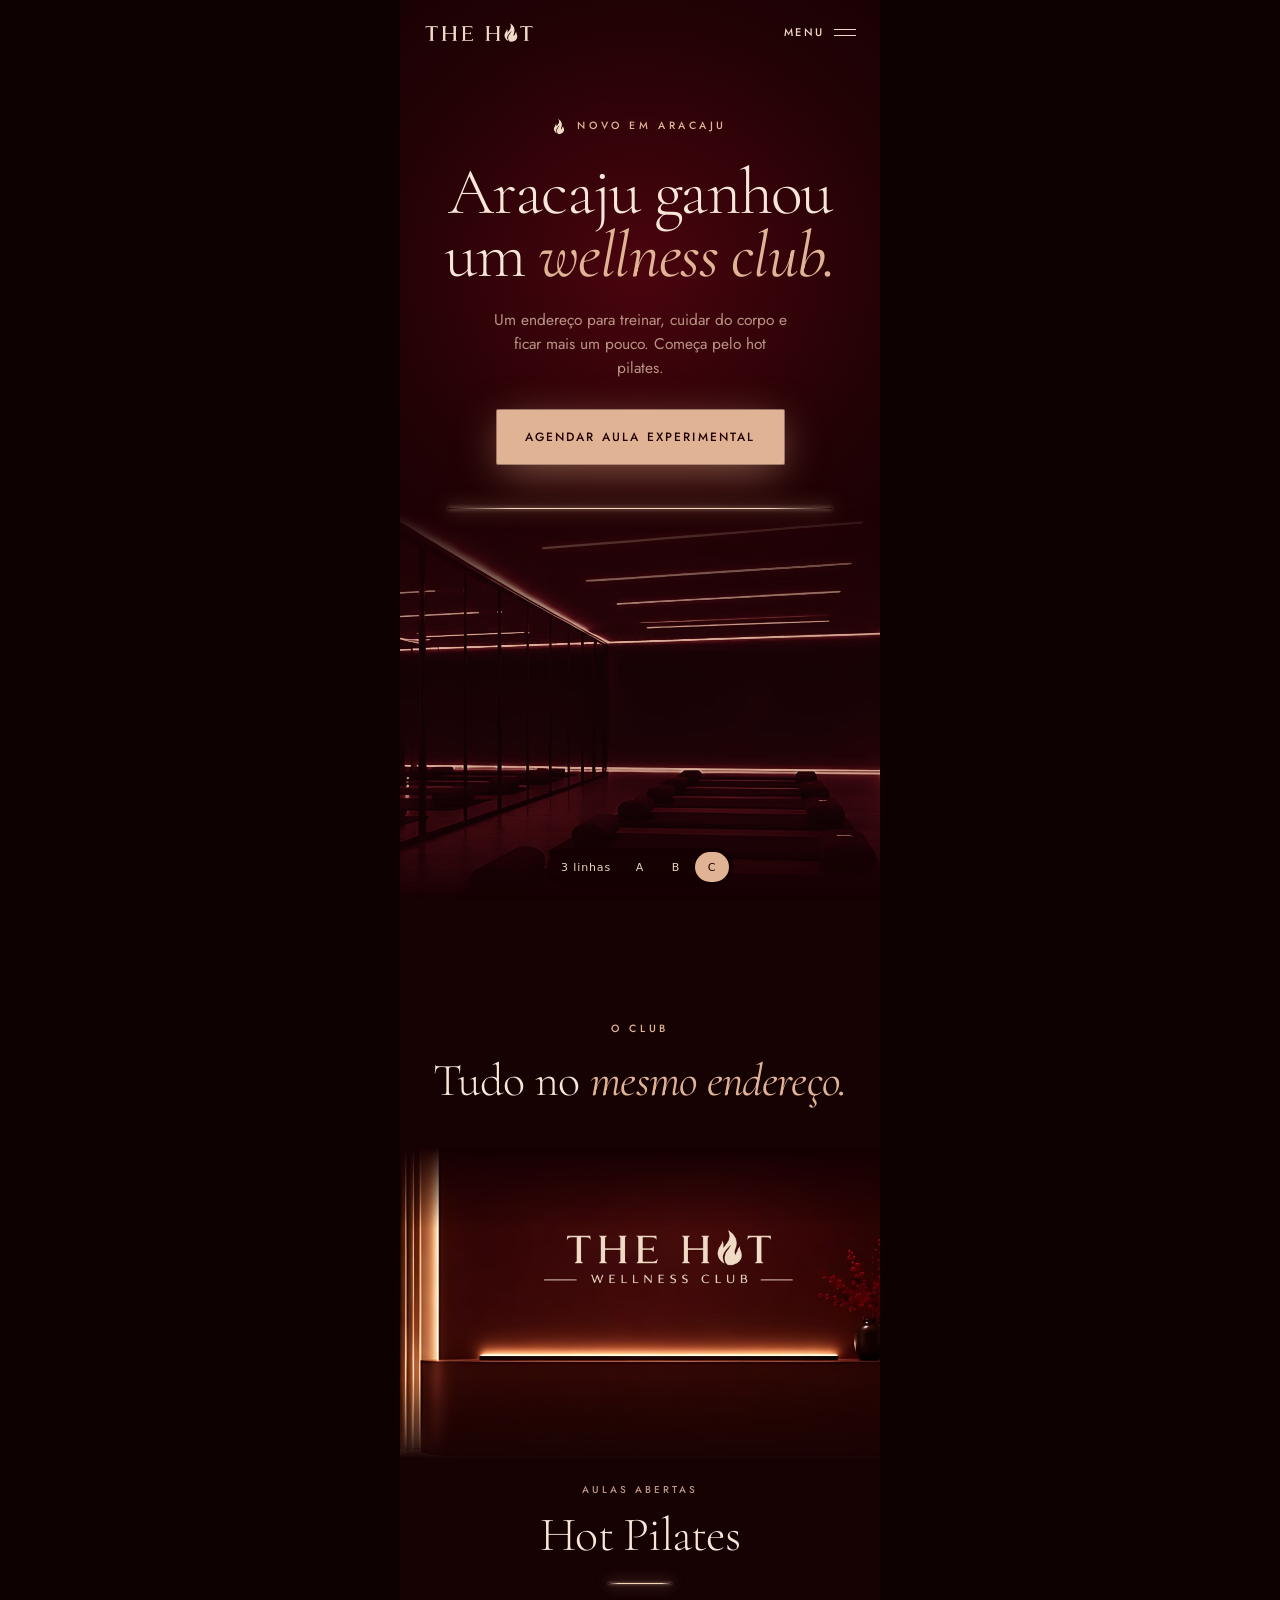
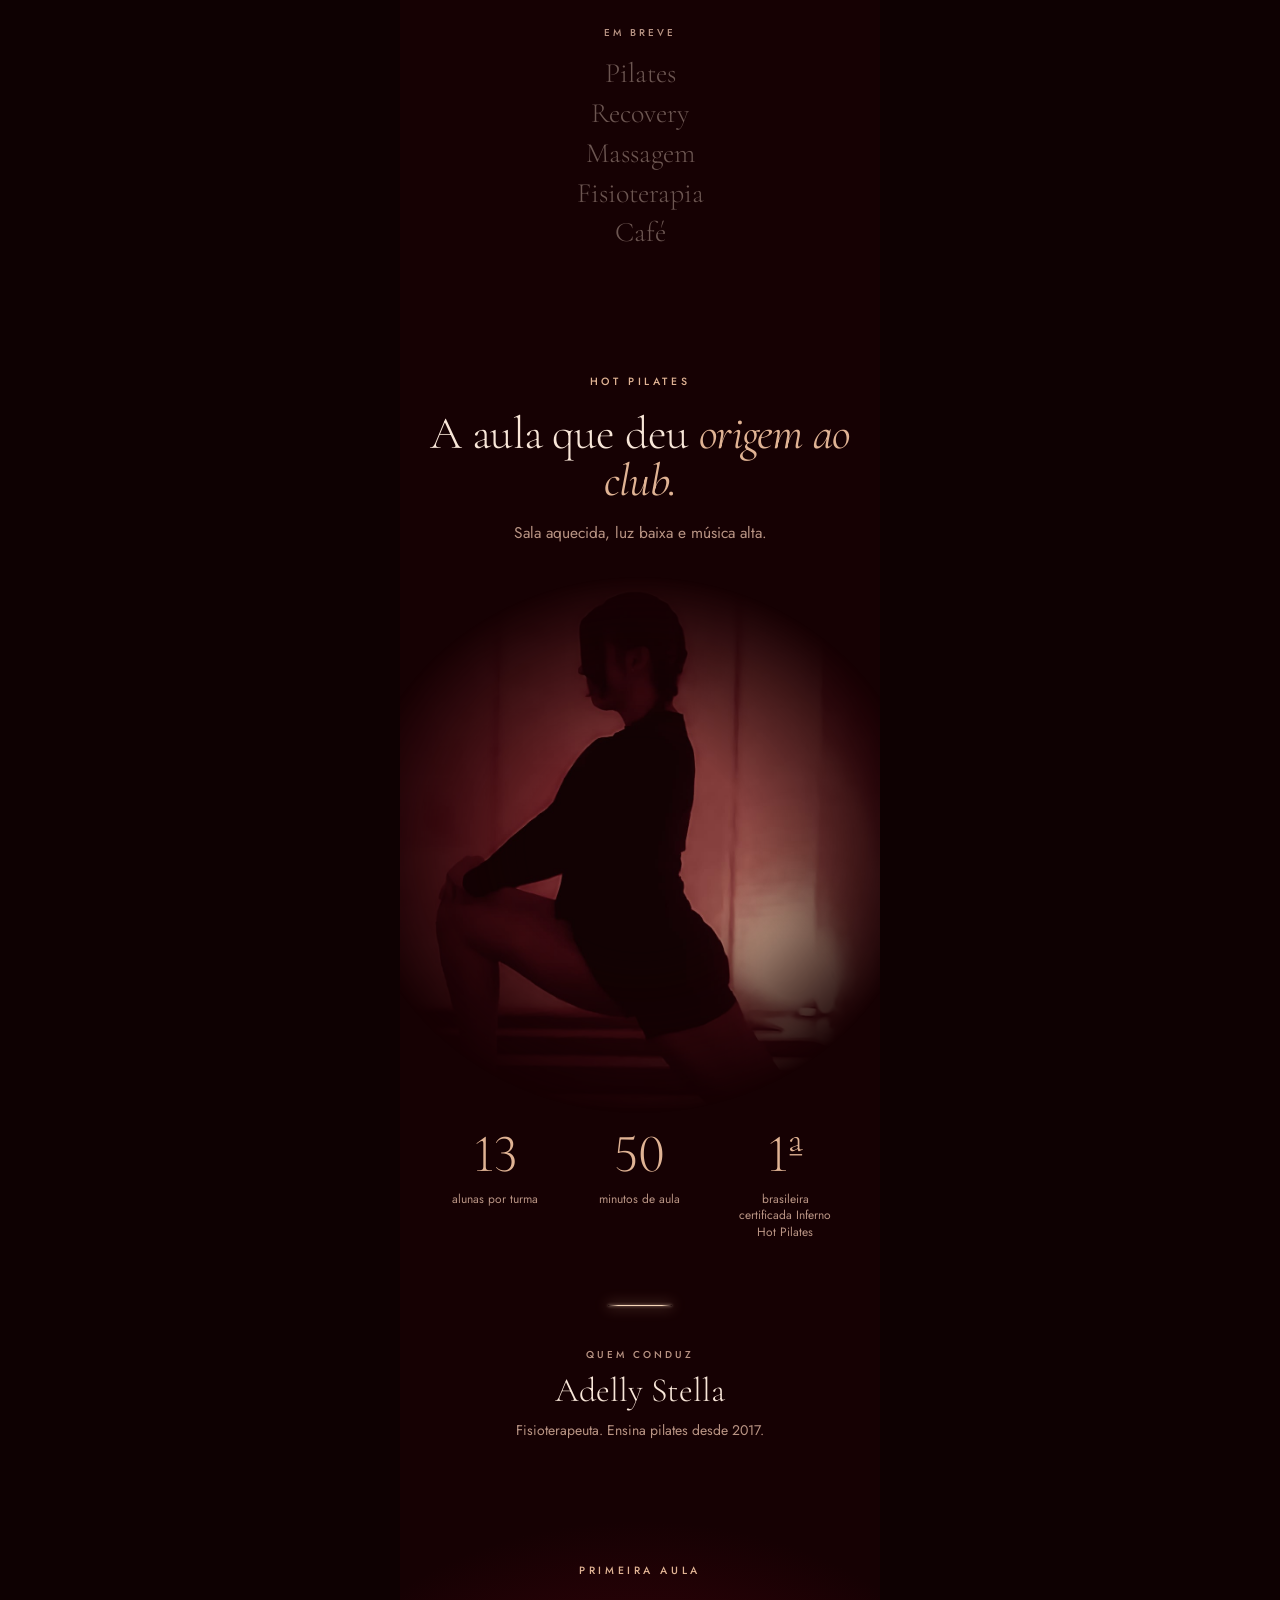
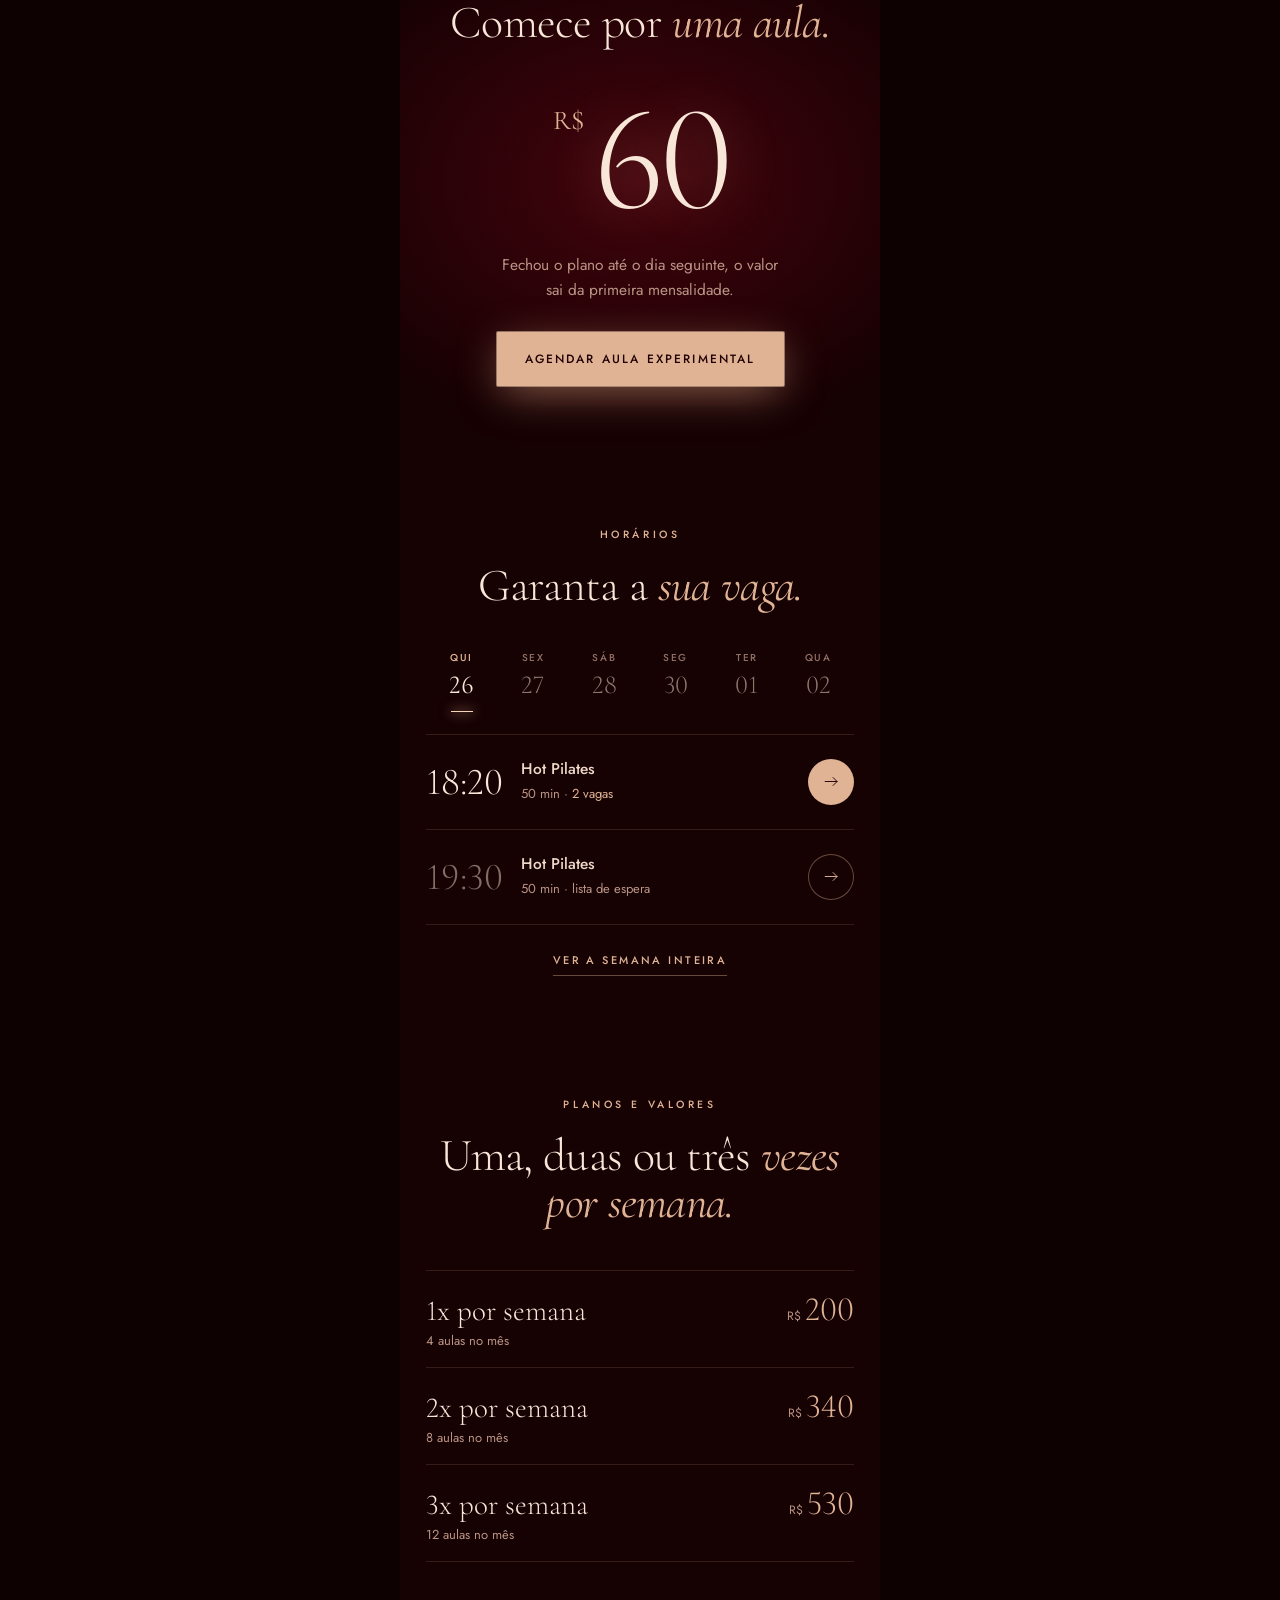
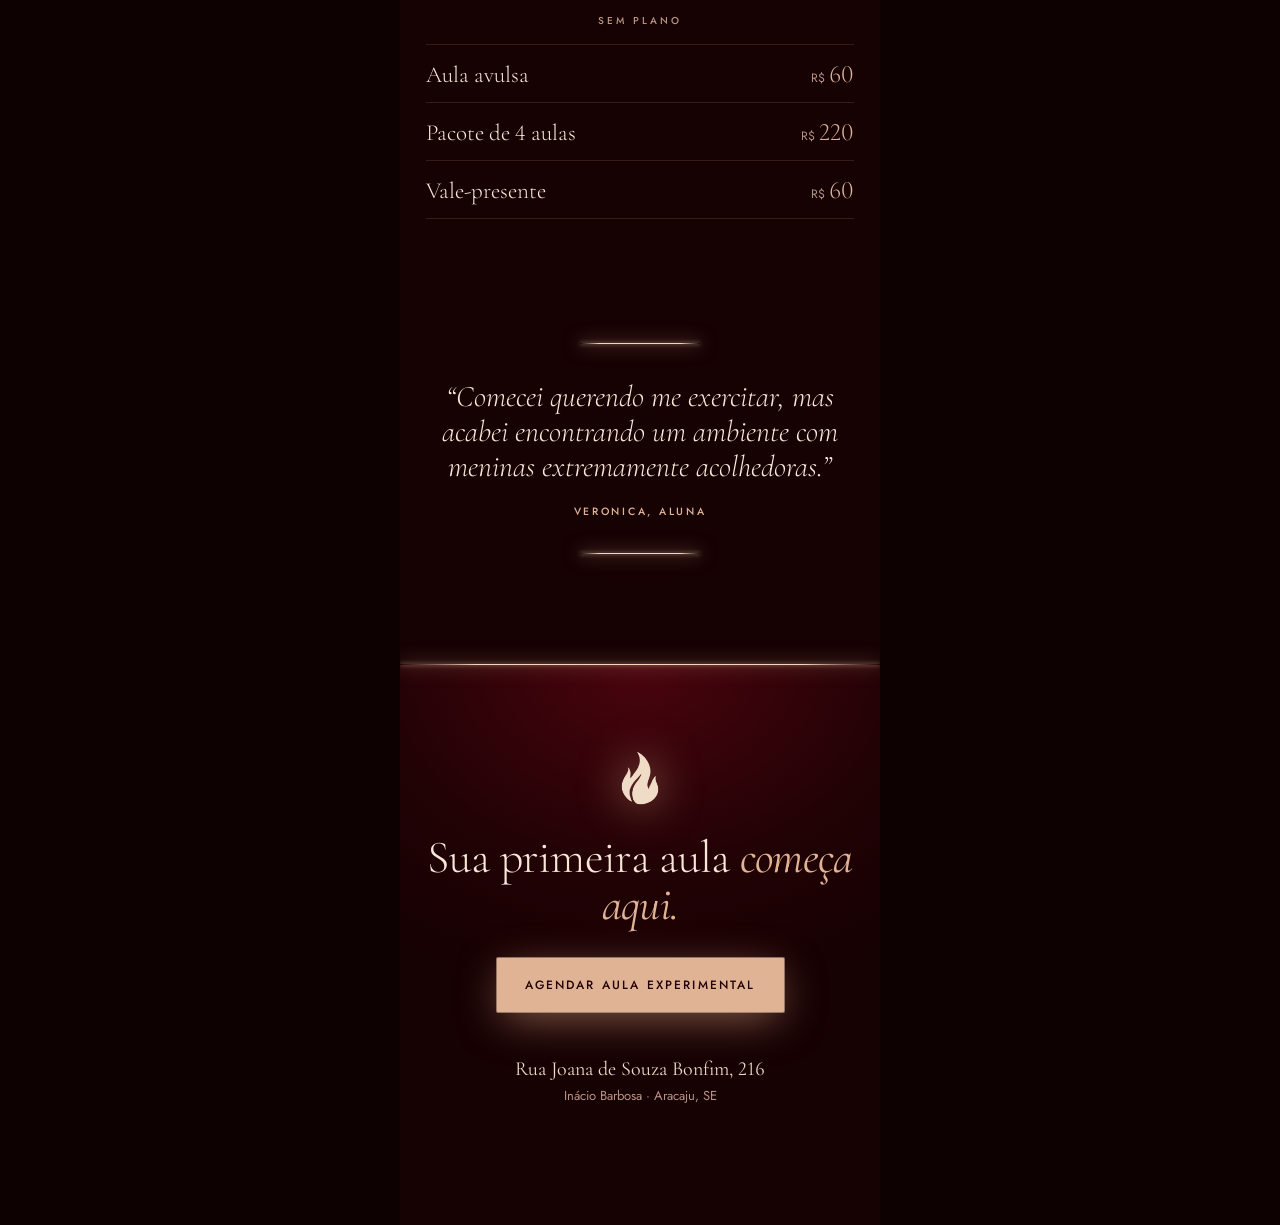
<file: linhas/c.html>
<!doctype html>
<html lang="pt-BR"><head><meta charset="utf-8"><meta name="viewport" content="width=device-width, initial-scale=1, viewport-fit=cover">
<title>Linha C · Noite · The Hot Wellness Club</title>
<meta name="robots" content="noindex, nofollow"><meta name="theme-color" content="#160103">
<link rel="icon" href="../img/favicon.png" type="image/png">
<link rel="preconnect" href="https://fonts.googleapis.com"><link rel="preconnect" href="https://fonts.gstatic.com" crossorigin>
<link href="https://fonts.googleapis.com/css2?family=Cormorant+Garamond:ital,wght@0,300;0,400;0,500;1,300;1,400&family=Jost:wght@400;500&display=swap" rel="stylesheet">
<style>
*{box-sizing:border-box;margin:0;padding:0;font-variant-numeric:lining-nums!important}
html{-webkit-text-size-adjust:100%}
img{display:block;max-width:100%}a{color:inherit;text-decoration:none;cursor:pointer}ul,ol{list-style:none}
svg.i{width:24px;height:24px;fill:none;stroke:currentColor;stroke-width:1.2;stroke-linecap:round;stroke-linejoin:round;flex:none}
:root{--n0:#160103;--champ:#E0B394;--luz:#F6D6B8;--tit:#F8E6D8;--fg:#EED8C7;--fg2:#B99484;--fio:rgba(224,179,148,.15);--s:'Cormorant Garamond',Georgia,serif;--t:'Jost',system-ui,sans-serif}
body{background:#0E0102;color:var(--fg);font:400 15.5px/1.55 var(--t);-webkit-font-smoothing:antialiased;text-rendering:optimizeLegibility;overflow-x:hidden}
.pg{max-width:480px;margin:0 auto;background:var(--n0);position:relative;overflow:hidden}
.troca{position:fixed;left:50%;bottom:14px;transform:translateX(-50%);z-index:90;display:flex;gap:2px;padding:4px;border-radius:999px;background:rgba(20,1,3,.82);backdrop-filter:blur(10px);font:500 11px/1 system-ui,sans-serif;letter-spacing:.08em}
.troca a{display:grid;place-items:center;min-width:34px;height:30px;padding:0 10px;border-radius:999px;color:#EBD3C0}.troca a.on{background:#E0B394;color:#210104}

/* a linha de luz: o único enfeite da página */
.led{display:block;height:1px;border:0;background:linear-gradient(90deg,transparent,var(--luz) 16%,var(--luz) 84%,transparent);box-shadow:0 0 18px 1px rgba(246,196,152,.55),0 0 4px rgba(255,228,204,.9)}
.led.c{width:64px;margin:0 auto;box-shadow:0 0 14px 1px rgba(246,196,152,.45),0 0 3px rgba(255,228,204,.8)}

/* primeira tela (aprovada: não mexer) */
.topo{position:absolute;left:0;right:0;top:0;z-index:5;display:flex;align-items:center;justify-content:space-between;padding:22px 24px}
.topo img{height:21px;width:auto}
.menu{display:flex;align-items:center;gap:10px;font:500 11px/1 var(--t);letter-spacing:.2em;text-transform:uppercase;color:var(--fg)}
.menu i{width:22px;height:7px;border-top:1px solid;border-bottom:1px solid}
.hero{position:relative;min-height:max(680px,100svh);display:flex;flex-direction:column;align-items:center;text-align:center;padding:118px 26px 0;background:radial-gradient(90% 46% at 50% 30%,#4A040E 0,#220205 60%,var(--n0) 100%)}
.kick{display:inline-flex;align-items:center;gap:12px;font:500 10.5px/1 var(--t);letter-spacing:.34em;text-transform:uppercase;color:var(--champ)}
.kick img{height:17px;width:auto}
h1{font:300 clamp(48px,14.4vw,66px)/.96 var(--s);letter-spacing:-.02em;margin-top:26px;color:var(--tit)}
h1 em,h2 em{font-style:italic;font-weight:400;color:var(--champ)}
.sub{margin-top:20px;max-width:19em;color:var(--fg2)}
.btn{display:inline-flex;align-items:center;justify-content:center;gap:12px;height:54px;padding:0 28px;font:500 12px/1 var(--t);letter-spacing:.18em;text-transform:uppercase;border-radius:1px;background:var(--champ);color:#210104;box-shadow:0 0 0 1px rgba(246,214,184,.5),0 10px 44px -6px rgba(240,184,140,.55)}
.hero .btn{margin-top:30px}
.sala{position:relative;width:calc(100% + 52px);margin:44px -26px 0;flex:1;min-height:250px}
.sala img{position:absolute;inset:0;width:100%;height:100%;object-fit:cover;object-position:50% 40%;-webkit-mask-image:linear-gradient(180deg,transparent 0,#000 34%,#000 78%,transparent 100%);mask-image:linear-gradient(180deg,transparent 0,#000 34%,#000 78%,transparent 100%)}
.sala .led{position:absolute;left:10%;right:10%;top:0}

/* seções do meio: mesmo desenho da primeira tela */
.sec{position:relative;padding:124px 26px 0;text-align:center}
.rot{font:500 10.5px/1 var(--t);letter-spacing:.34em;text-transform:uppercase;color:var(--champ)}
h2{font:300 clamp(36px,10.6vw,46px)/1.02 var(--s);letter-spacing:-.015em;margin-top:22px;color:var(--tit)}
.texto{margin:18px auto 0;max-width:19em;color:var(--fg2)}
.mini{font:500 10px/1 var(--t);letter-spacing:.3em;text-transform:uppercase;color:var(--fg2)}

/* o club */
.vista{margin:44px -26px 0}
.vista img{width:100%;aspect-ratio:16/10.4;object-fit:cover;-webkit-mask-image:linear-gradient(180deg,transparent 0,#000 26%,#000 74%,transparent 100%);mask-image:linear-gradient(180deg,transparent 0,#000 26%,#000 74%,transparent 100%)}
.vista+.mini{margin-top:26px}
.agora{font:300 48px/1 var(--s);letter-spacing:-.015em;color:var(--tit);margin:16px 0 24px}
.led.c+.mini{margin-top:44px}
.breve{margin-top:16px}
.breve li{font:300 28px/1.42 var(--s);color:rgba(238,216,199,.4)}

/* hot pilates */
.vulto{margin:26px -26px 0}
.vulto img{width:100%;aspect-ratio:1/1.14;object-fit:cover;object-position:42% 22%;-webkit-mask-image:radial-gradient(ellipse 60% 49% at 50% 50%,#000 38%,transparent 100%);mask-image:radial-gradient(ellipse 60% 49% at 50% 50%,#000 38%,transparent 100%)}
.fatos{display:grid;grid-template-columns:repeat(3,1fr);gap:8px;margin-top:8px}
.fatos b{display:block;font:300 54px/1 var(--s);color:var(--champ)}
.fatos span{display:block;margin:10px auto 0;max-width:8.5em;font-size:12px;line-height:1.4;color:var(--fg2)}
.quem{margin-top:64px}
.quem .led{margin-bottom:44px}
.quem b{display:block;font:300 34px/1 var(--s);color:var(--tit);margin:14px 0 10px}
.quem span{font-size:14px;color:var(--fg2)}

/* primeira aula: só o número, aceso como a chama do fecho */
.sec.aceso{padding-bottom:20px;background:radial-gradient(74% 46% at 50% 60%,rgba(74,4,14,.85),transparent 100%)}
.valor{font:300 150px/.8 var(--s);letter-spacing:-.04em;color:var(--tit);margin:54px 0 34px;text-shadow:0 0 54px rgba(246,196,152,.32)}
.valor sup{font:400 27px/1 var(--s);letter-spacing:0;vertical-align:top;position:relative;top:8px;margin-right:8px;color:var(--champ);text-shadow:none}
.aceso .texto{margin-top:0}
.aceso .btn{margin-top:30px}

/* horários: sem caixas. O dia escolhido ganha uma linha de luz */
.dias{display:flex;justify-content:space-between;margin-top:44px}
.dias span{position:relative;flex:1;padding-bottom:14px;font:500 10px/1 var(--t);letter-spacing:.16em;text-transform:uppercase;color:rgba(185,148,132,.75)}
.dias b{display:block;margin-top:9px;font:300 26px/1 var(--s);letter-spacing:0;color:rgba(238,216,199,.55)}
.dias .on{color:var(--champ)}
.dias .on b{color:var(--tit);font-weight:400}
.dias .on::after{content:"";position:absolute;left:50%;bottom:0;width:22px;height:1px;margin-left:-11px;background:var(--luz);box-shadow:0 0 12px 1px rgba(246,196,152,.6)}
.grade{margin-top:22px;text-align:left;border-bottom:1px solid var(--fio)}
.grade li{display:grid;grid-template-columns:auto 1fr auto;align-items:center;gap:18px;padding:24px 0;border-top:1px solid var(--fio)}
.grade .h{font:300 38px/1 var(--s);color:var(--tit)}
.grade strong{display:block;font:500 15.5px/1.2 var(--t)}
.grade small{display:block;margin-top:5px;font-size:13px;color:var(--fg2)}
.grade small em{font-style:normal;color:var(--champ)}
.grade a{display:grid;place-items:center;width:46px;height:46px;border-radius:50%;background:var(--champ);color:#210104}
.grade a svg{width:19px;height:19px}
.grade .ch .h{color:rgba(238,216,199,.5)}
.grade .ch a{background:none;box-shadow:inset 0 0 0 1px rgba(224,179,148,.4);color:var(--champ)}
.lk{display:inline-block;margin-top:30px;padding-bottom:9px;font:500 11px/1 var(--t);letter-spacing:.22em;text-transform:uppercase;color:var(--champ);border-bottom:1px solid rgba(224,179,148,.4)}

/* planos: uma carta de preços */
.carta{margin-top:44px;text-align:left;border-bottom:1px solid var(--fio)}
.carta li{display:flex;align-items:baseline;justify-content:space-between;gap:14px;padding:22px 0 20px;border-top:1px solid var(--fio)}
.carta b{font:300 29px/1 var(--s);color:var(--tit)}
.carta b small{display:block;margin-top:9px;font:400 13px/1 var(--t);color:var(--fg2)}
.carta em{font:300 34px/1 var(--s);font-style:normal;white-space:nowrap;color:var(--champ)}
.carta em small{font:400 12px/1 var(--t);color:var(--fg2)}
.carta+.mini{margin-top:54px}
.carta.s{margin-top:18px}
.carta.s li{padding:17px 0 15px}
.carta.s b{font-size:23px}
.carta.s em{font-size:25px}

/* depoimento e fecho (aprovados) */
.depo{padding:124px 30px 0;text-align:center}
.depo blockquote{font:italic 300 30px/1.16 var(--s);color:var(--tit);margin:36px 0 22px}
.depo cite{display:block;margin-bottom:36px;font:500 10.5px/1 var(--t);font-style:normal;letter-spacing:.26em;text-transform:uppercase;color:var(--champ)}
.depo .led{width:120px;margin:0 auto}
.fecho{position:relative;margin-top:110px;padding:84px 24px 120px;text-align:center;background:radial-gradient(90% 60% at 50% 0,#4A040E,#220205 60%,var(--n0))}
.fecho>.led{position:absolute;left:0;right:0;top:0}
.fecho img{height:60px;width:auto;margin:0 auto 26px;filter:drop-shadow(0 0 22px rgba(246,196,152,.55))}
.fecho h2{margin:0}
.fecho .btn{margin-top:30px}
.fecho p{margin-top:44px;font:400 20px/1.3 var(--s)}
.fecho p small{display:block;font:400 13px/1.5 var(--t);color:var(--fg2);margin-top:4px}
</style></head><body>
<div class="pg">
<header class="topo"><img src="../img/logo-nome.png" alt="The Hot Wellness Club" width="1606" height="306"><span class="menu">Menu<i></i></span></header>
<section class="hero">
  <p class="kick"><img src="../img/logo-chama.png" alt="" width="336" height="459">Novo em Aracaju</p>
  <h1>Aracaju ganhou um <em>wellness club.</em></h1>
  <p class="sub">Um endereço para treinar, cuidar do corpo e ficar mais um pouco. Começa pelo hot pilates.</p>
  <a class="btn">Agendar aula experimental</a>
  <div class="sala"><img src="img/sala-noite.jpg" alt="Sala de aula com linhas de luz no teto"><hr class="led"></div>
</section>

<section class="sec">
  <p class="rot">O club</p>
  <h2>Tudo no <em>mesmo endereço.</em></h2>
  <figure class="vista"><img src="img/recepcao.jpg" alt="Recepção do The Hot Wellness Club, com a logo na parede" loading="lazy"></figure>
  <p class="mini">Aulas abertas</p>
  <p class="agora">Hot Pilates</p>
  <hr class="led c">
  <p class="mini">Em breve</p>
  <ul class="breve"><li>Pilates</li><li>Recovery</li><li>Massagem</li><li>Fisioterapia</li><li>Café</li></ul>
</section>

<section class="sec">
  <p class="rot">Hot Pilates</p>
  <h2>A aula que deu <em>origem ao club.</em></h2>
  <p class="texto">Sala aquecida, luz baixa e música alta.</p>
  <figure class="vulto"><img src="img/pose-noite.jpg" alt="Aluna em alongamento na sala aquecida" loading="lazy"></figure>
  <div class="fatos"><div><b>13</b><span>alunas por turma</span></div><div><b>50</b><span>minutos de aula</span></div><div><b>1ª</b><span>brasileira certificada Inferno Hot Pilates</span></div></div>
  <div class="quem"><hr class="led c"><p class="mini">Quem conduz</p><b>Adelly Stella</b><span>Fisioterapeuta. Ensina pilates desde 2017.</span></div>
</section>

<section class="sec aceso">
  <p class="rot">Primeira aula</p>
  <h2>Comece por <em>uma aula.</em></h2>
  <div class="valor"><sup>R$</sup>60</div>
  <p class="texto">Fechou o plano até o dia seguinte, o valor sai da primeira mensalidade.</p>
  <a class="btn">Agendar aula experimental</a>
</section>

<section class="sec">
  <p class="rot">Horários</p>
  <h2>Garanta a <em>sua vaga.</em></h2>
  <div class="dias"><span class="on">Qui<b>26</b></span><span>Sex<b>27</b></span><span>Sáb<b>28</b></span><span>Seg<b>30</b></span><span>Ter<b>01</b></span><span>Qua<b>02</b></span></div>
  <ul class="grade"><li><span class="h">18:20</span><div><strong>Hot Pilates</strong><small>50 min · <em>2 vagas</em></small></div><a aria-label="Reservar"><svg class="i" viewBox="0 0 24 24" aria-hidden="true"><path d="M4 12h15M14 7l5 5-5 5"/></svg></a></li><li class="ch"><span class="h">19:30</span><div><strong>Hot Pilates</strong><small>50 min · lista de espera</small></div><a aria-label="Entrar na lista de espera"><svg class="i" viewBox="0 0 24 24" aria-hidden="true"><path d="M4 12h15M14 7l5 5-5 5"/></svg></a></li></ul>
  <a class="lk">Ver a semana inteira</a>
</section>

<section class="sec">
  <p class="rot">Planos e valores</p>
  <h2>Uma, duas ou três <em>vezes por semana.</em></h2>
  <ul class="carta"><li><b>1x por semana<small>4 aulas no mês</small></b><em><small>R$ </small>200</em></li><li><b>2x por semana<small>8 aulas no mês</small></b><em><small>R$ </small>340</em></li><li><b>3x por semana<small>12 aulas no mês</small></b><em><small>R$ </small>530</em></li></ul>
  <p class="mini">Sem plano</p>
  <ul class="carta s"><li><b>Aula avulsa</b><em><small>R$ </small>60</em></li><li><b>Pacote de 4 aulas</b><em><small>R$ </small>220</em></li><li><b>Vale-presente</b><em><small>R$ </small>60</em></li></ul>
</section>

<section class="depo">
  <hr class="led"><blockquote>“Comecei querendo me exercitar, mas acabei encontrando um ambiente com meninas extremamente acolhedoras.”</blockquote><cite>Veronica, aluna</cite><hr class="led">
</section>
<section class="fecho">
  <hr class="led">
  <img src="../img/logo-chama.png" alt="" width="336" height="459">
  <h2>Sua primeira aula <em>começa aqui.</em></h2>
  <a class="btn">Agendar aula experimental</a>
  <p>Rua Joana de Souza Bonfim, 216<small>Inácio Barbosa · Aracaju, SE</small></p>
</section>
</div>
<nav class="troca" aria-label="Trocar de linha"><a href="./">3 linhas</a><a href="a.html">A</a><a href="b.html">B</a><a href="c.html" class="on">C</a></nav>
</body></html>
</file>
